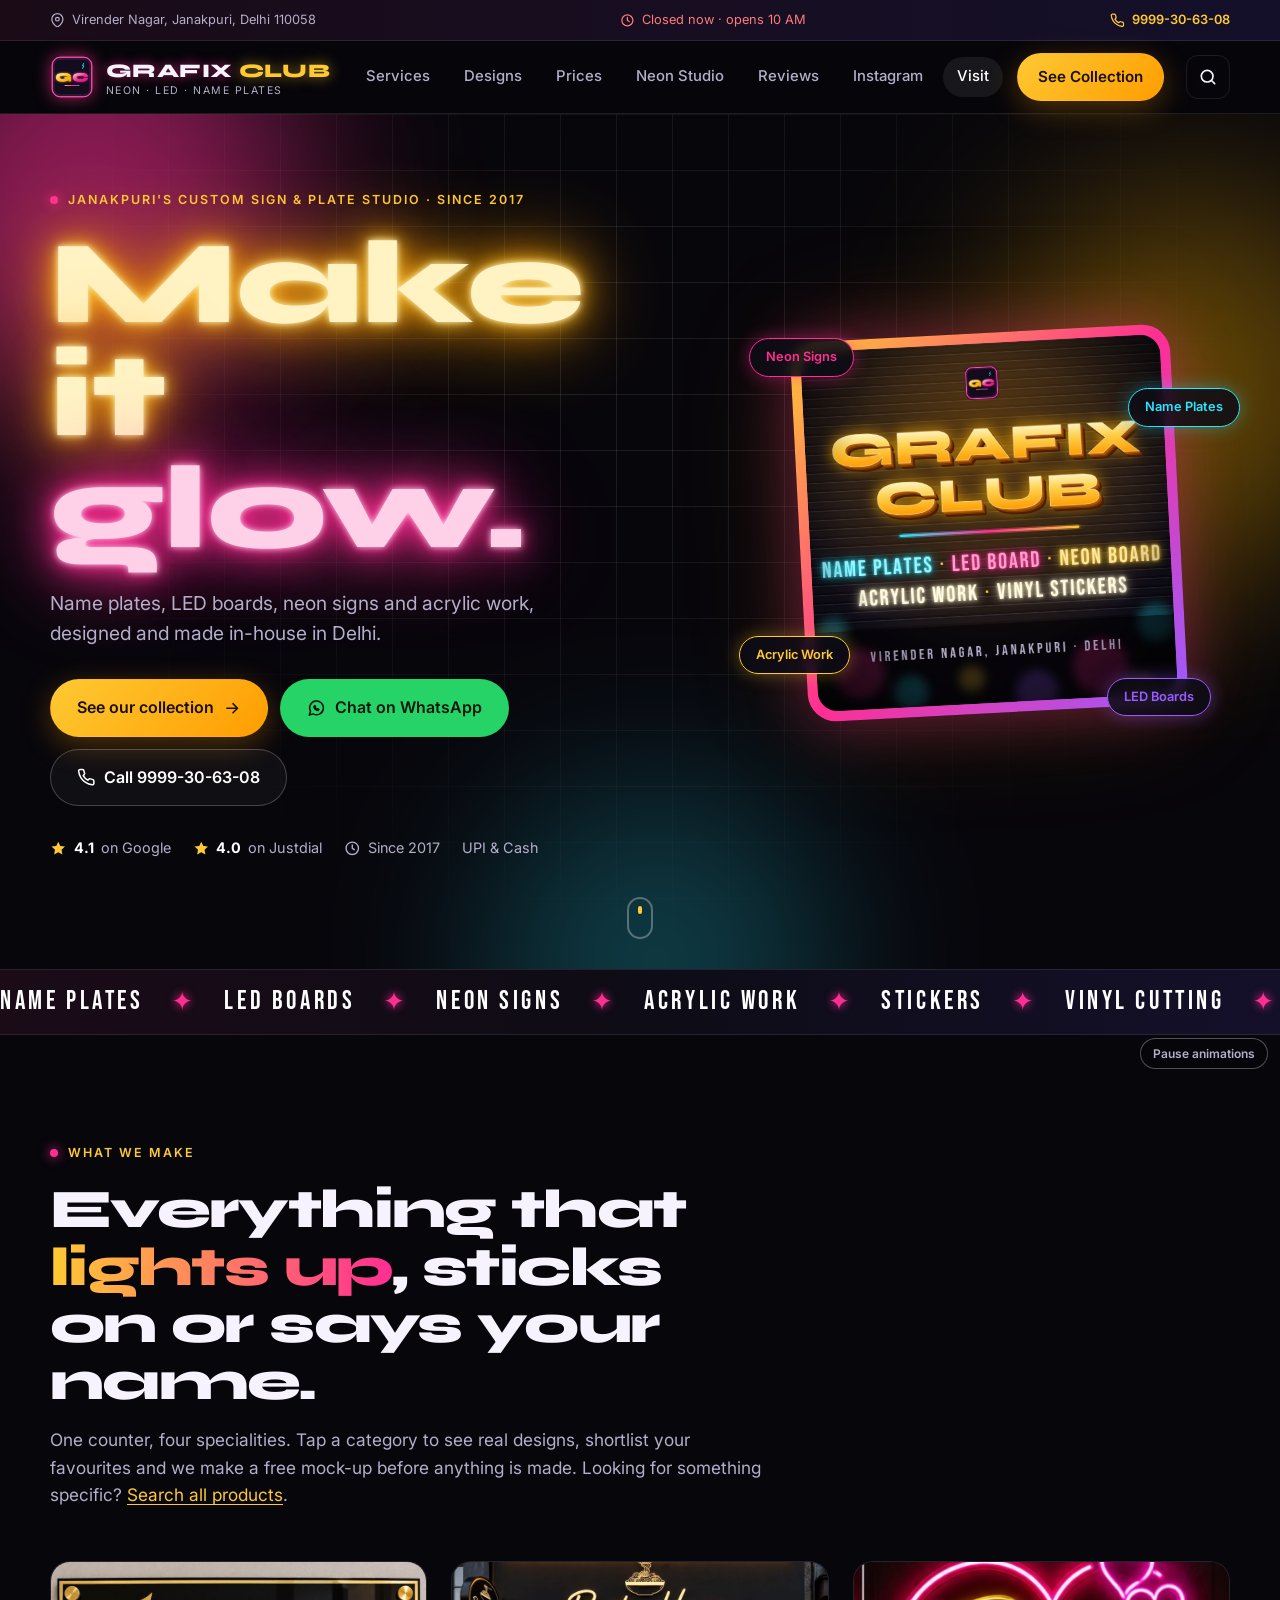
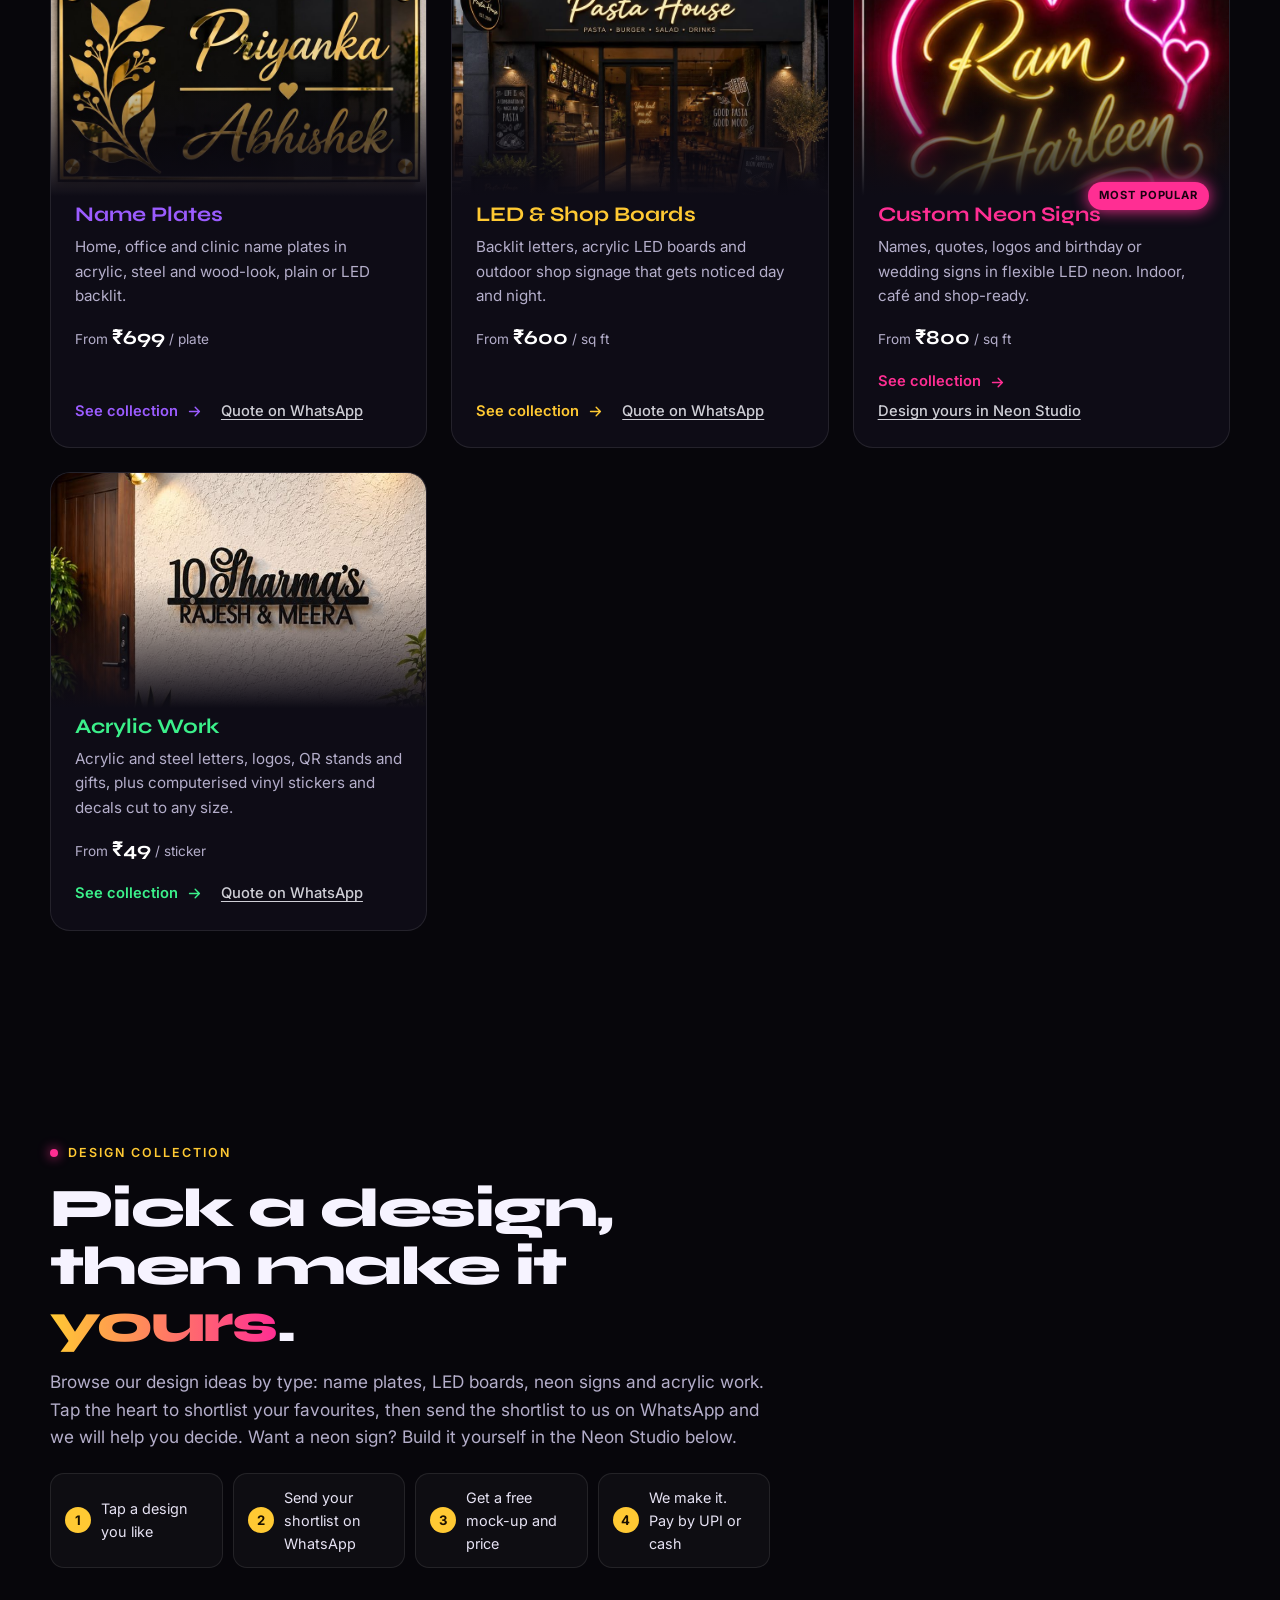
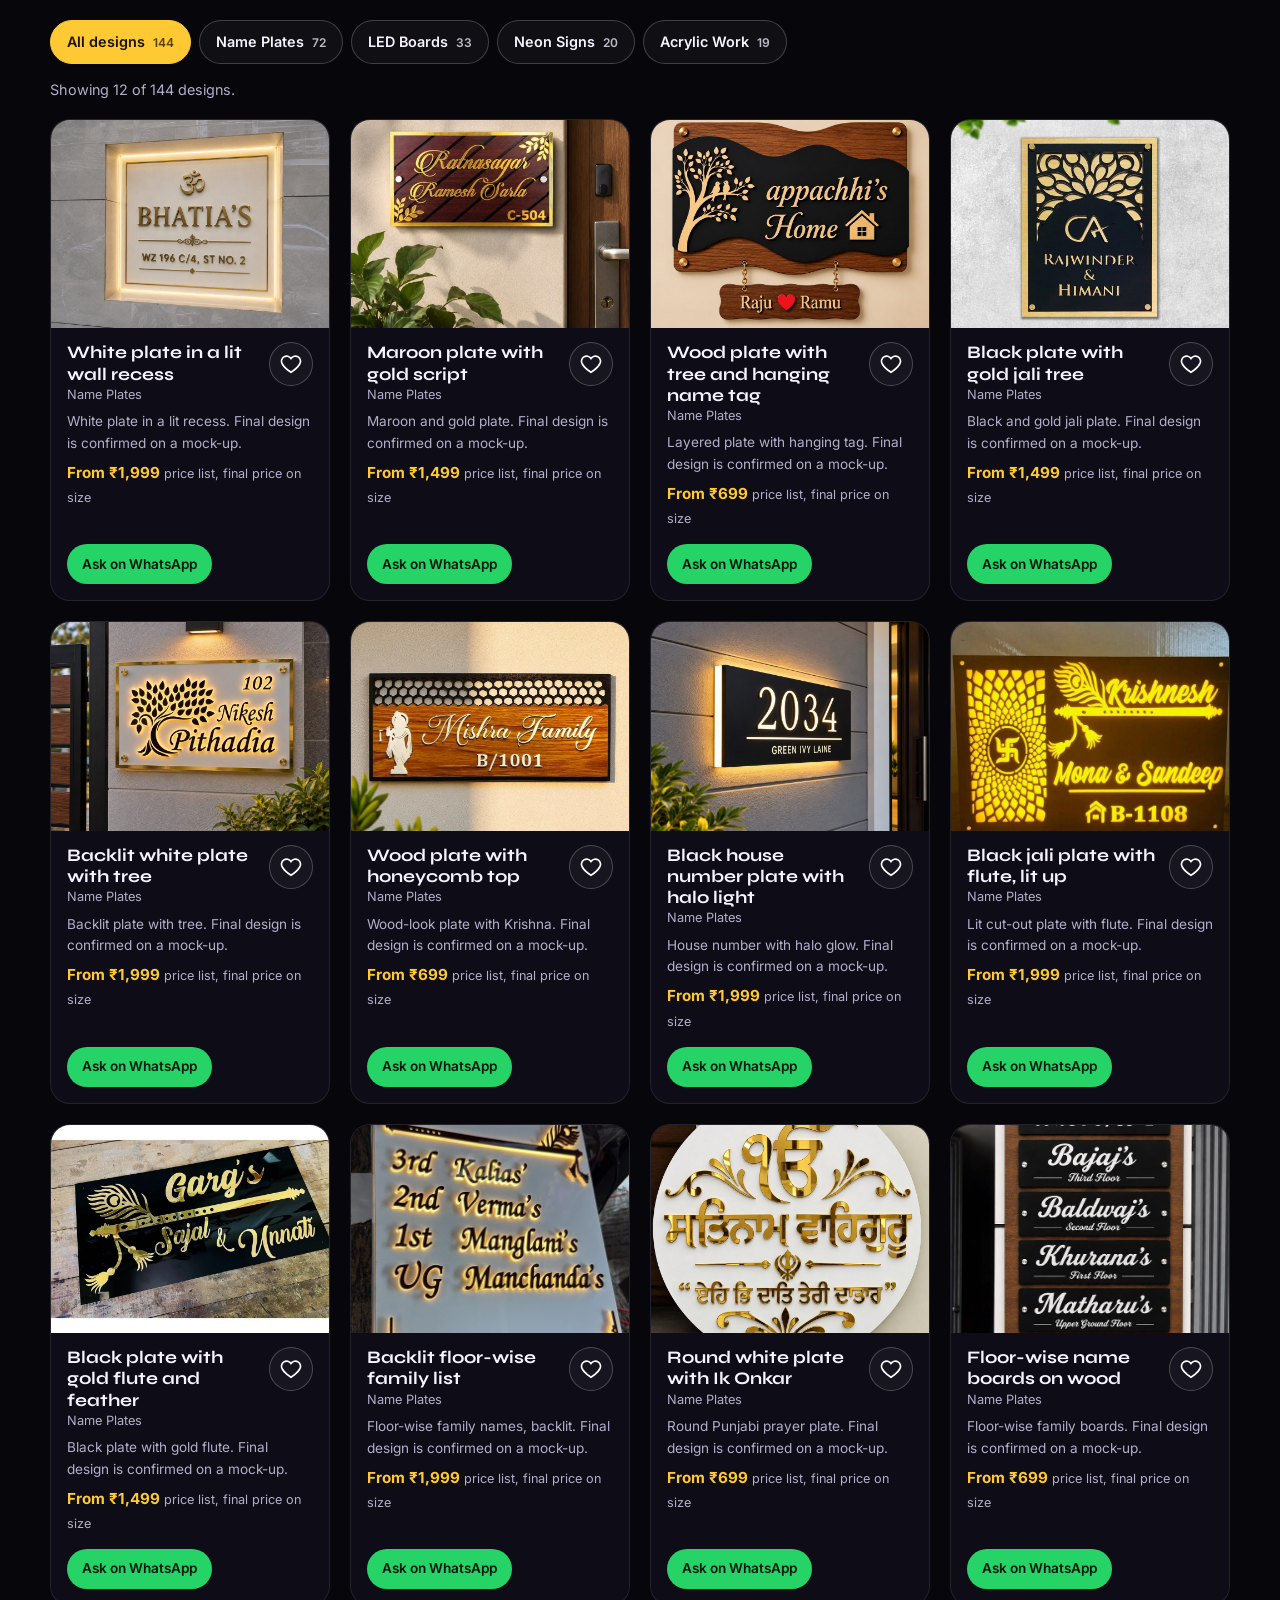
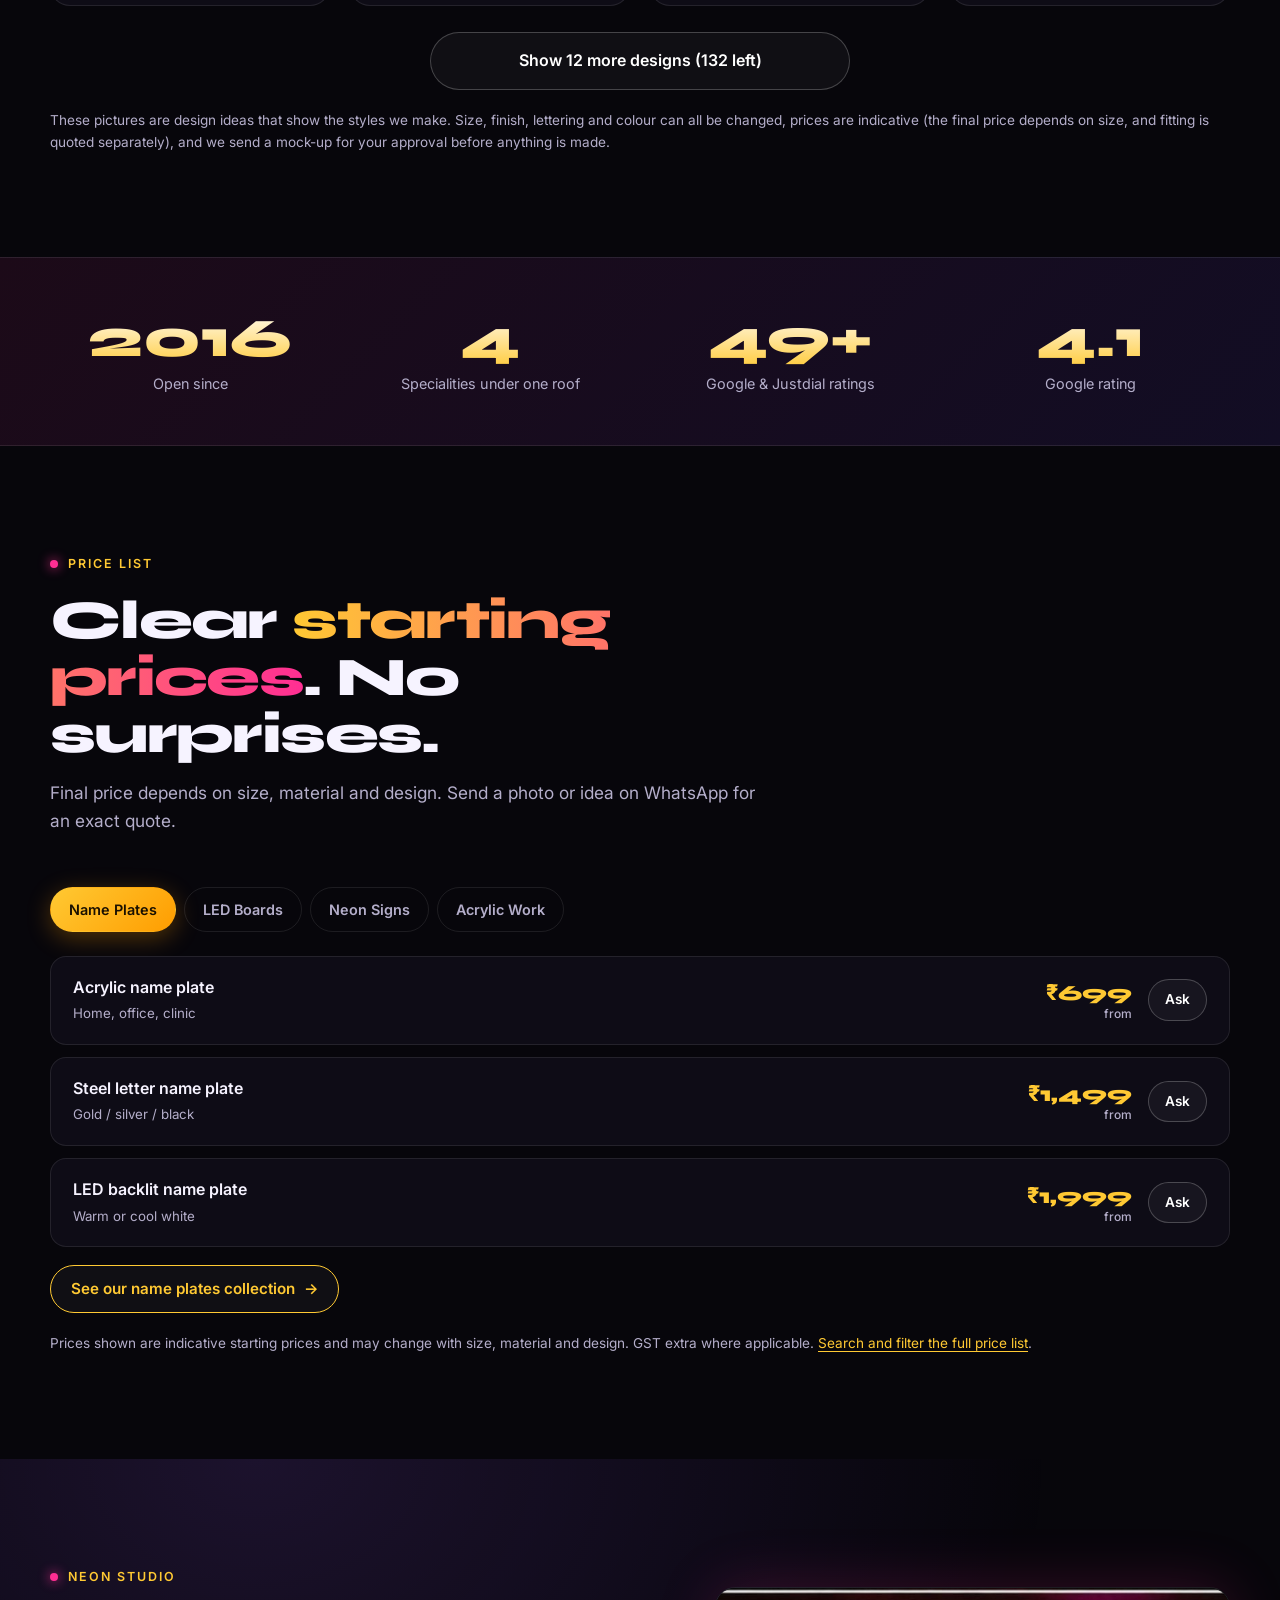
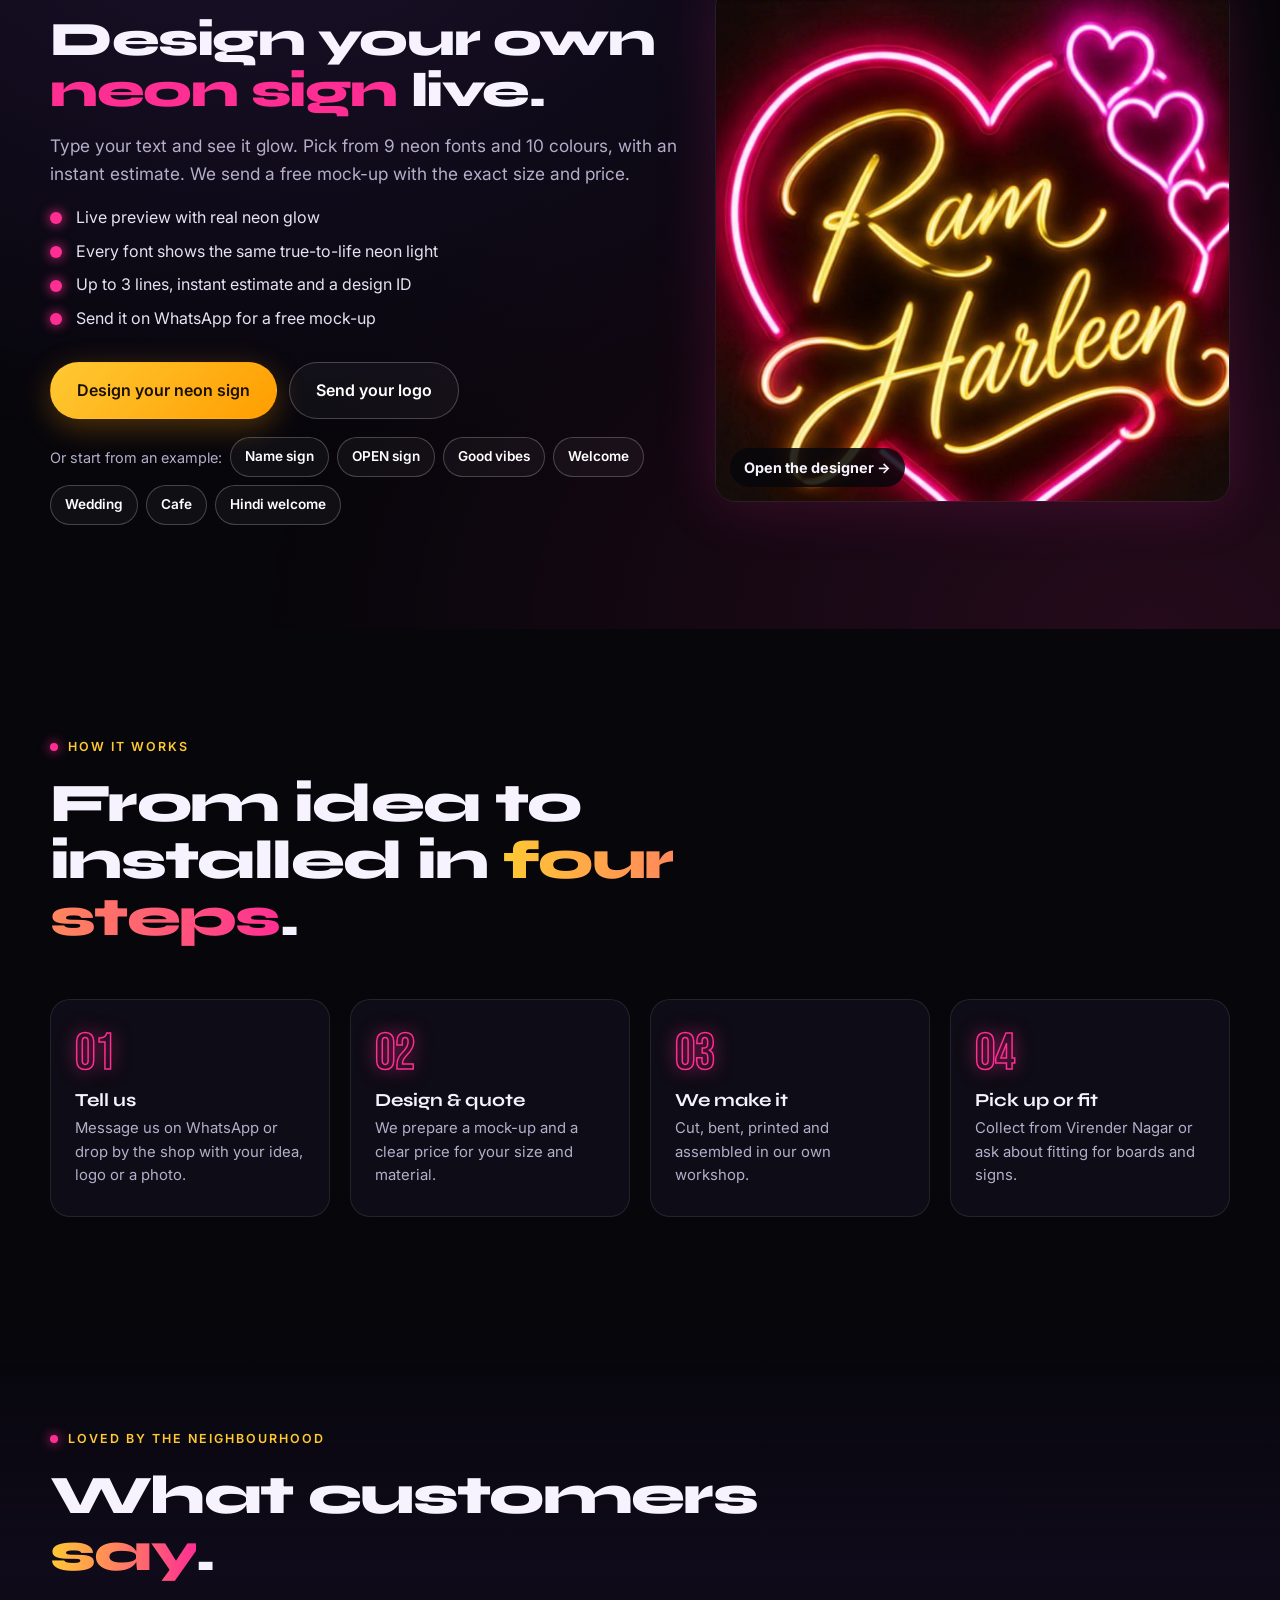
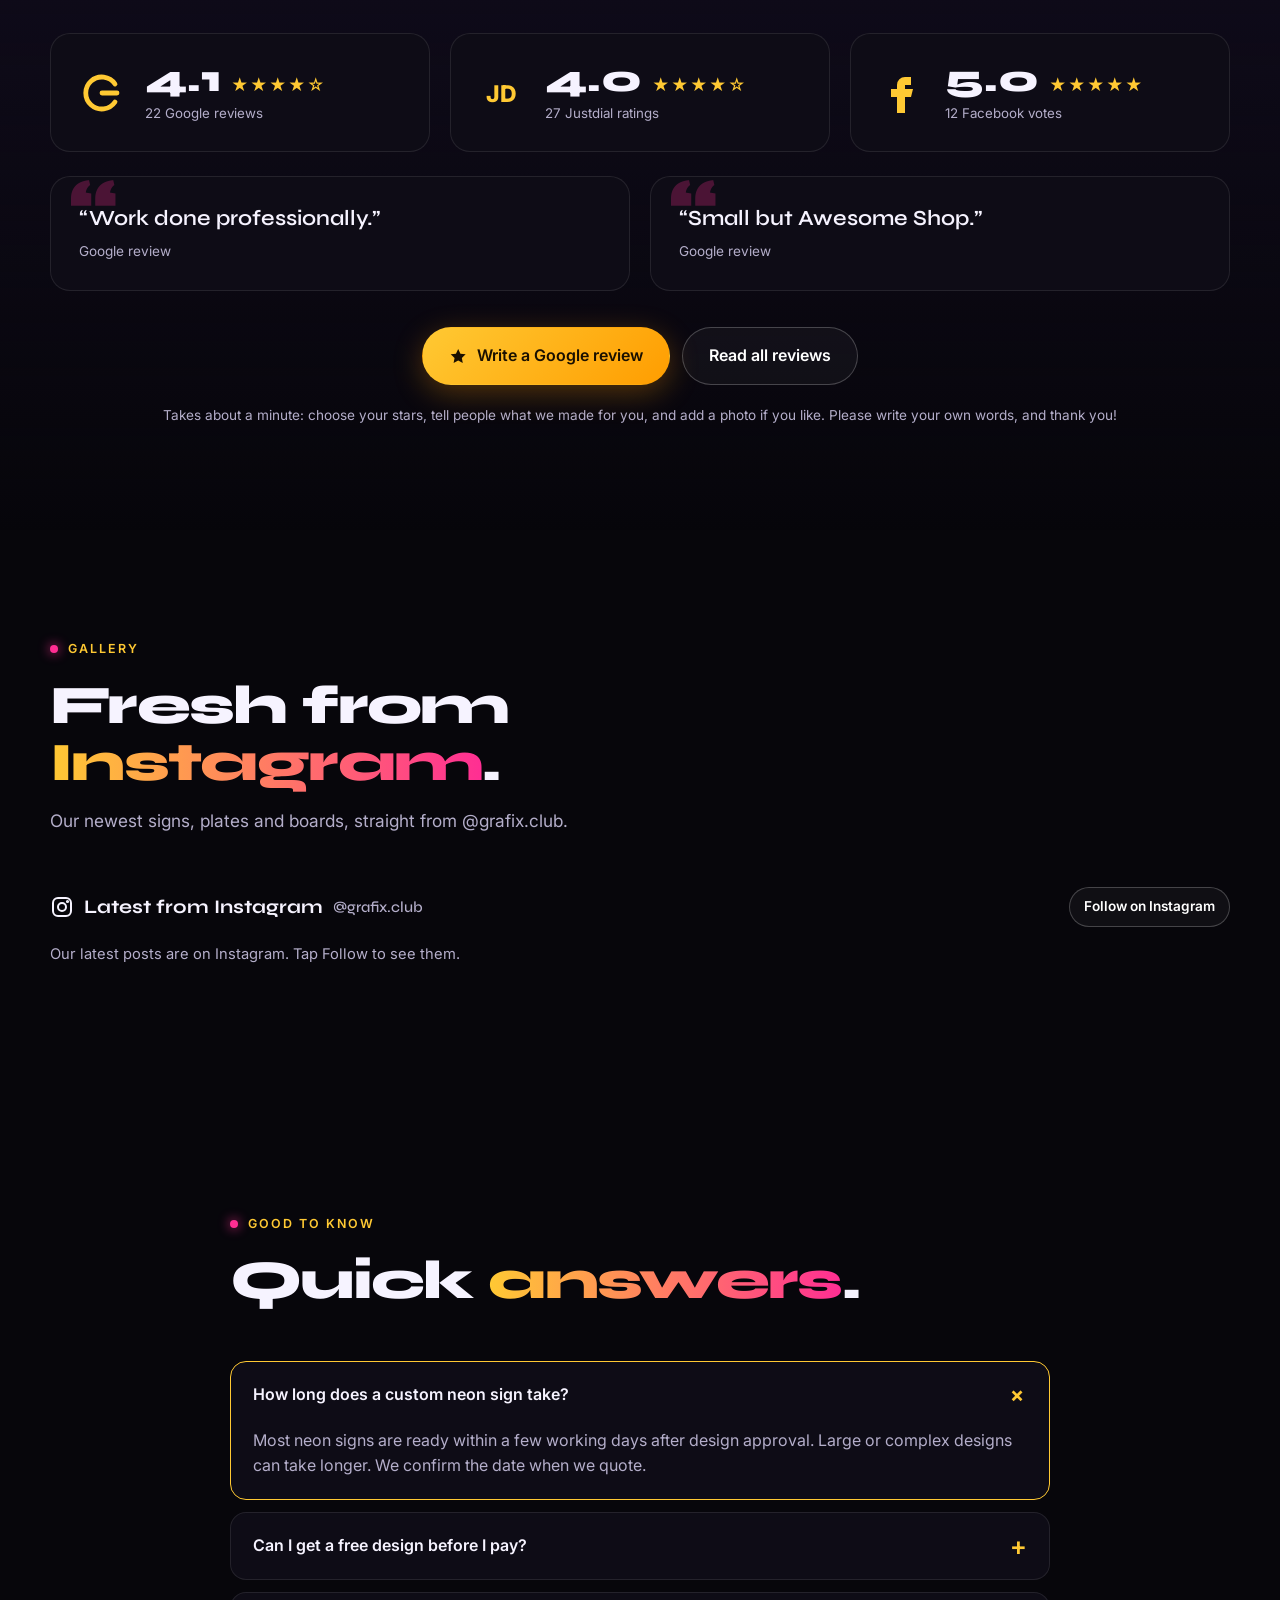
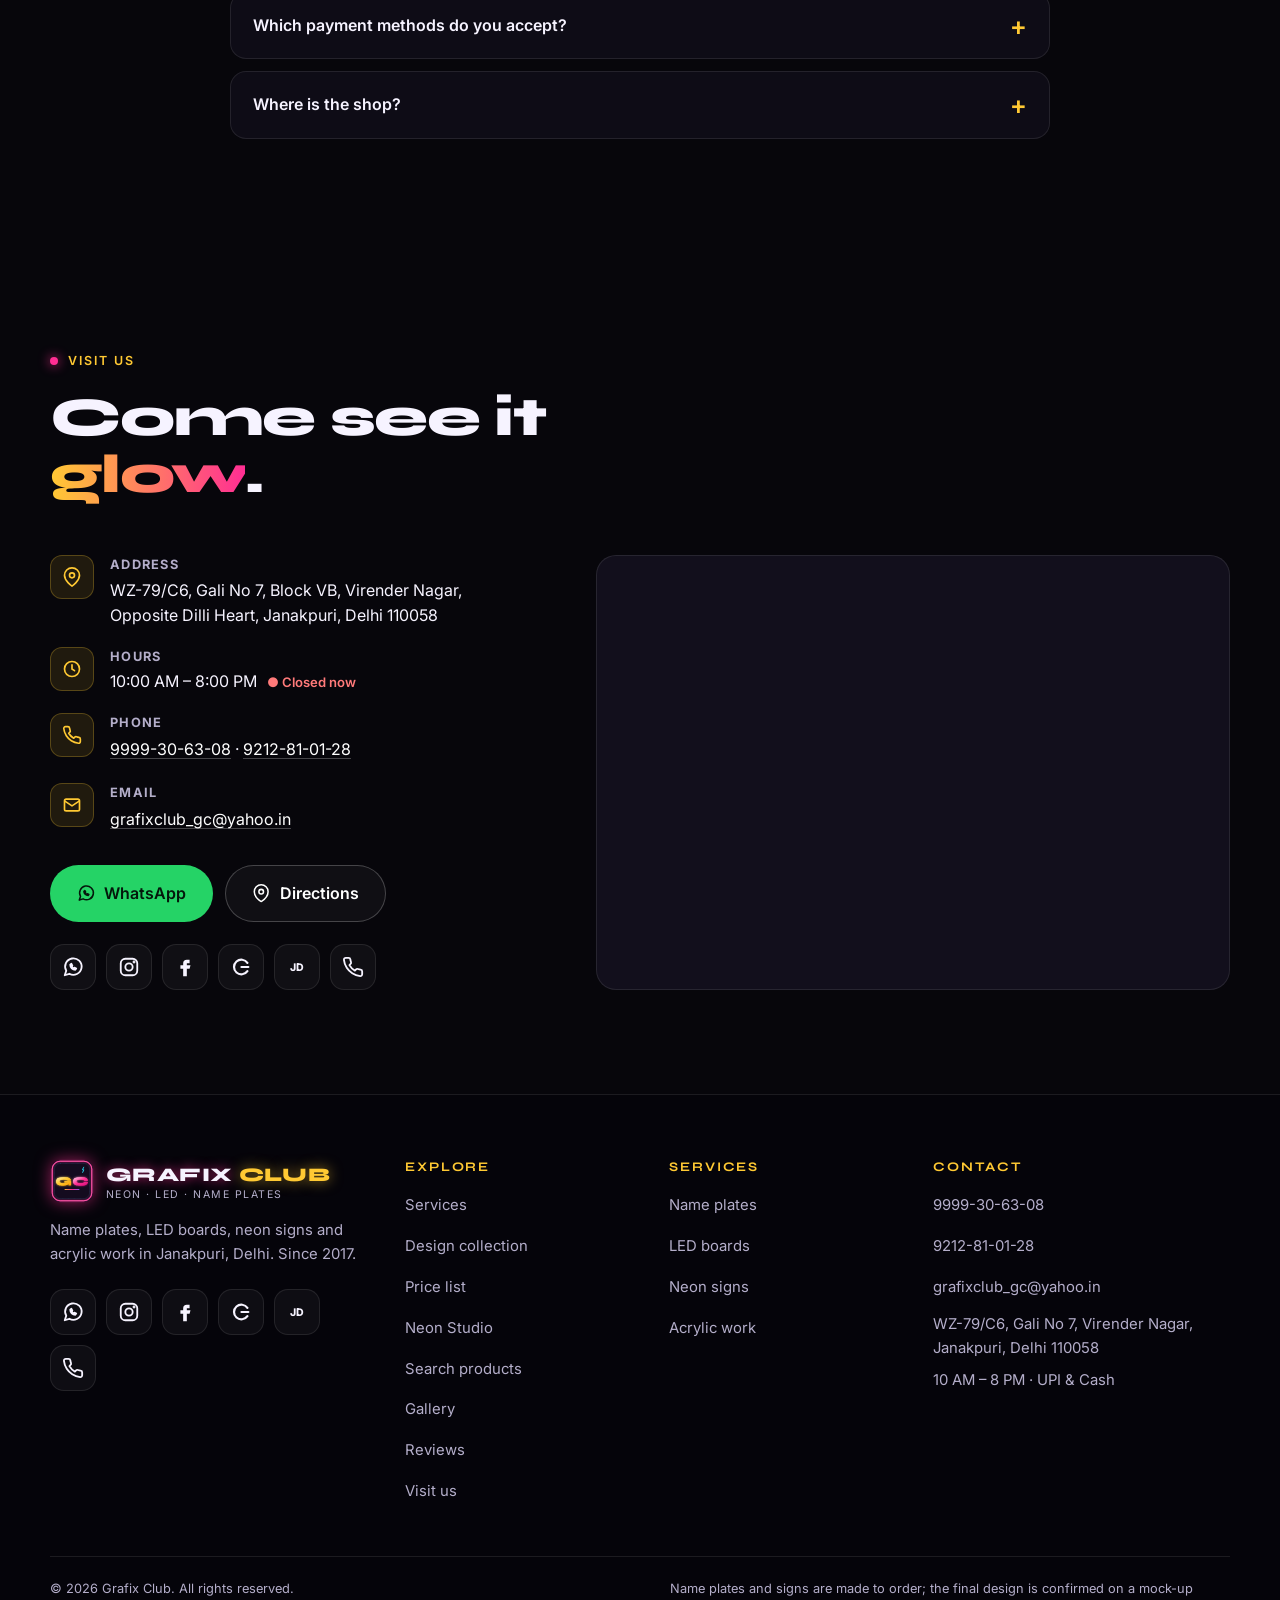
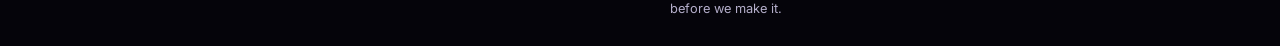
<file: index.html>
<!doctype html>
<html lang="en-IN">
<head>
<meta charset="utf-8">
<meta name="viewport" content="width=device-width, initial-scale=1, viewport-fit=cover">
<title>Neon Signs &amp; 3D Name Plates in Janakpuri, Delhi | Grafix Club</title>
<meta name="description" content="Custom name plates, LED boards, neon signs and acrylic work made in Virender Nagar, Janakpuri, Delhi. See the collection and get a free mock-up.">
<meta name="robots" content="index, follow, max-image-preview:large">
<meta name="theme-color" content="#07060b">
<link rel="canonical" href="https://www.grafixclub.in/">
<link rel="icon" href="favicon.svg" type="image/svg+xml">
<link rel="apple-touch-icon" href="apple-touch-icon.png">
<meta property="og:type" content="website">
<meta property="og:site_name" content="Grafix Club">
<meta property="og:locale" content="en_IN">
<meta property="og:url" content="https://www.grafixclub.in/">
<meta property="og:title" content="Grafix Club – Name Plates, LED Boards &amp; Neon Signs | Janakpuri, Delhi">
<meta property="og:description" content="Name plates, LED boards, neon signs and acrylic work. See the collection and visit us in Virender Nagar, Janakpuri.">
<meta property="og:image" content="https://www.grafixclub.in/assets/shop/p3.jpg">
<meta property="og:image:alt" content="Grafix Club glowing signboard with name plates, an LED board and a neon board">
<meta name="twitter:card" content="summary_large_image">
<meta name="twitter:title" content="Grafix Club – Name Plates, LED Boards &amp; Neon Signs | Janakpuri, Delhi">
<meta name="twitter:description" content="Name plates, LED boards, neon signs and acrylic work in Janakpuri, Delhi.">
<meta name="twitter:image" content="https://www.grafixclub.in/assets/shop/p3.jpg">
<link rel="preconnect" href="https://fonts.googleapis.com">
<link rel="preconnect" href="https://fonts.gstatic.com" crossorigin>
<link href="https://fonts.googleapis.com/css2?family=Bebas+Neue&amp;family=Inter:wght@400;500;600;700&amp;family=Syne:wght@700;800&amp;display=swap" rel="stylesheet">
<link rel="stylesheet" href="style.css">
<noscript><link rel="stylesheet" href="noscript.css"></noscript>
<script src="config.js" defer></script>
<script src="catalogue.js" defer></script>
<script src="common.js" defer></script>
<script src="neon-model.js" defer></script>
<script src="collection.js" defer></script>
<script src="instagram.js" defer></script>
<script src="reviews.js" defer></script>
<script src="app.js" defer></script>
<!--@jsonld-->
<script type="application/ld+json">
{
  "@context": "https://schema.org",
  "@graph": [
    {
      "@type": "LocalBusiness",
      "@id": "https://www.grafixclub.in/#business",
      "name": "Grafix Club",
      "url": "https://www.grafixclub.in/",
      "description": "Custom name plates, LED boards, neon signs, acrylic work and computerised stickers in Janakpuri, Delhi.",
      "image": "https://www.grafixclub.in/assets/shop/p3.jpg",
      "telephone": "+919999306308",
      "email": "grafixclub_gc@yahoo.in",
      "foundingDate": "2017",
      "priceRange": "₹₹",
      "paymentAccepted": "Cash, UPI",
      "address": {
        "@type": "PostalAddress",
        "streetAddress": "WZ-79/C6, Gali No 7, Block VB, Virender Nagar, Opposite Dilli Heart, Janakpuri",
        "addressLocality": "New Delhi",
        "addressRegion": "Delhi",
        "postalCode": "110058",
        "addressCountry": "IN"
      },
      "openingHoursSpecification": [
        {
          "@type": "OpeningHoursSpecification",
          "dayOfWeek": [
            "Monday",
            "Tuesday",
            "Wednesday",
            "Thursday",
            "Friday",
            "Saturday",
            "Sunday"
          ],
          "opens": "10:00",
          "closes": "20:00"
        }
      ],
      "sameAs": [
        "https://share.google/le0RUSxiwVPWliVLf",
        "https://www.justdial.com/Delhi/Grafix-Club-Opposite-Dilli-Heart-Janakpuri/011P1228636379E9G4A7_BZDET",
        "https://www.instagram.com/grafix.club/"
      ],
      "hasOfferCatalog": {
        "@type": "OfferCatalog",
        "name": "Grafix Club price list (indicative starting prices)",
        "itemListElement": [
          {
            "@type": "OfferCatalog",
            "name": "Name Plates",
            "itemListElement": [
              {
                "@type": "Offer",
                "priceSpecification": {
                  "@type": "PriceSpecification",
                  "minPrice": 699,
                  "priceCurrency": "INR"
                },
                "itemOffered": {
                  "@type": "Service",
                  "name": "Acrylic name plate",
                  "description": "Home, office, clinic",
                  "category": "Name Plates"
                }
              },
              {
                "@type": "Offer",
                "priceSpecification": {
                  "@type": "PriceSpecification",
                  "minPrice": 1499,
                  "priceCurrency": "INR"
                },
                "itemOffered": {
                  "@type": "Service",
                  "name": "Steel letter name plate",
                  "description": "Gold / silver / black",
                  "category": "Name Plates"
                }
              },
              {
                "@type": "Offer",
                "priceSpecification": {
                  "@type": "PriceSpecification",
                  "minPrice": 1999,
                  "priceCurrency": "INR"
                },
                "itemOffered": {
                  "@type": "Service",
                  "name": "LED backlit name plate",
                  "description": "Warm or cool white",
                  "category": "Name Plates"
                }
              }
            ]
          },
          {
            "@type": "OfferCatalog",
            "name": "LED Boards",
            "itemListElement": [
              {
                "@type": "Offer",
                "priceSpecification": {
                  "@type": "UnitPriceSpecification",
                  "price": 600,
                  "priceCurrency": "INR",
                  "referenceQuantity": {
                    "@type": "QuantitativeValue",
                    "value": 1,
                    "unitCode": "FTK"
                  }
                },
                "itemOffered": {
                  "@type": "Service",
                  "name": "LED shop sign board",
                  "description": "Backlit, outdoor-ready",
                  "category": "LED Boards"
                }
              },
              {
                "@type": "Offer",
                "priceSpecification": {
                  "@type": "UnitPriceSpecification",
                  "price": 750,
                  "priceCurrency": "INR",
                  "referenceQuantity": {
                    "@type": "QuantitativeValue",
                    "value": 1,
                    "unitCode": "FTK"
                  }
                },
                "itemOffered": {
                  "@type": "Service",
                  "name": "3D acrylic LED letters",
                  "description": "Front-lit or halo-lit",
                  "category": "LED Boards"
                }
              }
            ]
          },
          {
            "@type": "OfferCatalog",
            "name": "Neon Signs",
            "itemListElement": [
              {
                "@type": "Offer",
                "priceSpecification": {
                  "@type": "PriceSpecification",
                  "minPrice": 2499,
                  "priceCurrency": "INR"
                },
                "itemOffered": {
                  "@type": "Service",
                  "name": "Custom neon name sign",
                  "description": "Up to 2 ft wide, 12V LED neon",
                  "category": "Neon Signs"
                }
              },
              {
                "@type": "Offer",
                "priceSpecification": {
                  "@type": "UnitPriceSpecification",
                  "price": 800,
                  "priceCurrency": "INR",
                  "referenceQuantity": {
                    "@type": "QuantitativeValue",
                    "value": 1,
                    "unitCode": "FTK"
                  }
                },
                "itemOffered": {
                  "@type": "Service",
                  "name": "Custom neon logo / quote",
                  "description": "Priced by area, any colour",
                  "category": "Neon Signs"
                }
              },
              {
                "@type": "Offer",
                "priceSpecification": {
                  "@type": "UnitPriceSpecification",
                  "price": 1000,
                  "priceCurrency": "INR",
                  "referenceQuantity": {
                    "@type": "QuantitativeValue",
                    "value": 1,
                    "unitCode": "FTK"
                  }
                },
                "itemOffered": {
                  "@type": "Service",
                  "name": "Neon + acrylic backboard",
                  "description": "Cut-to-shape or rectangle",
                  "category": "Neon Signs"
                }
              }
            ]
          },
          {
            "@type": "OfferCatalog",
            "name": "Acrylic Work",
            "itemListElement": [
              {
                "@type": "Offer",
                "priceSpecification": {
                  "@type": "UnitPriceSpecification",
                  "price": 150,
                  "priceCurrency": "INR",
                  "referenceQuantity": {
                    "@type": "QuantitativeValue",
                    "value": 1,
                    "unitCode": "INH"
                  }
                },
                "itemOffered": {
                  "@type": "Service",
                  "name": "Steel / acrylic letters",
                  "description": "Brushed steel, gold, black",
                  "category": "Acrylic Work"
                }
              },
              {
                "@type": "Offer",
                "priceSpecification": {
                  "@type": "PriceSpecification",
                  "minPrice": 399,
                  "priceCurrency": "INR"
                },
                "itemOffered": {
                  "@type": "Service",
                  "name": "Car decal / graphics",
                  "description": "Vinyl cut, any design",
                  "category": "Acrylic Work"
                }
              },
              {
                "@type": "Offer",
                "priceSpecification": {
                  "@type": "UnitPriceSpecification",
                  "price": 49,
                  "priceCurrency": "INR",
                  "referenceQuantity": {
                    "@type": "QuantitativeValue",
                    "value": 1,
                    "unitCode": "C62"
                  }
                },
                "itemOffered": {
                  "@type": "Service",
                  "name": "Computerised sticker",
                  "description": "Name, logo, small decals",
                  "category": "Acrylic Work"
                }
              }
            ]
          }
        ]
      }
    },
    {
      "@type": "WebSite",
      "@id": "https://www.grafixclub.in/#website",
      "url": "https://www.grafixclub.in/",
      "name": "Grafix Club",
      "inLanguage": "en-IN",
      "publisher": {
        "@id": "https://www.grafixclub.in/#business"
      }
    }
  ]
}
</script>
<!--@/jsonld-->
</head>
<body id="top">

<!-- SVG icon sprite -->
<svg width="0" height="0" style="position:absolute" aria-hidden="true" focusable="false">
  <symbol id="i-phone" viewBox="0 0 24 24"><path fill="none" stroke="currentColor" stroke-width="2" stroke-linecap="round" stroke-linejoin="round" d="M22 16.92v3a2 2 0 0 1-2.18 2 19.79 19.79 0 0 1-8.63-3.07 19.5 19.5 0 0 1-6-6 19.79 19.79 0 0 1-3.07-8.67A2 2 0 0 1 4.11 2h3a2 2 0 0 1 2 1.72c.127.96.361 1.903.7 2.81a2 2 0 0 1-.45 2.11L8.09 9.91a16 16 0 0 0 6 6l1.27-1.27a2 2 0 0 1 2.11-.45c.907.339 1.85.573 2.81.7A2 2 0 0 1 22 16.92z"/></symbol>
  <symbol id="i-pin" viewBox="0 0 24 24"><g fill="none" stroke="currentColor" stroke-width="2" stroke-linecap="round" stroke-linejoin="round"><path d="M21 10c0 7-9 13-9 13s-9-6-9-13a9 9 0 0 1 18 0z"/><circle cx="12" cy="10" r="3"/></g></symbol>
  <symbol id="i-wa" viewBox="0 0 24 24"><g fill="none" stroke="currentColor" stroke-width="2" stroke-linecap="round" stroke-linejoin="round"><path d="M3 21l1.65-4.9A9 9 0 1 1 8 19.4L3 21z"/><path d="M9 9.5c0 3 2.5 5.5 5.5 5.5l1-1.3-2-1-.8.8c-1-.4-1.8-1.2-2.2-2.2l.8-.8-1-2L9 9.5z"/></g></symbol>
  <symbol id="i-ig" viewBox="0 0 24 24"><g fill="none" stroke="currentColor" stroke-width="2" stroke-linecap="round" stroke-linejoin="round"><rect x="3" y="3" width="18" height="18" rx="5"/><circle cx="12" cy="12" r="4"/><circle cx="17.5" cy="6.5" r=".6" fill="currentColor"/></g></symbol>
  <symbol id="i-fb" viewBox="0 0 24 24"><path fill="currentColor" d="M14 8h3V4h-3a4 4 0 0 0-4 4v2H7v4h3v8h4v-8h3l1-4h-4V8z"/></symbol>
  <symbol id="i-yt" viewBox="0 0 24 24"><g fill="none" stroke="currentColor" stroke-width="2" stroke-linejoin="round"><rect x="2" y="5" width="20" height="14" rx="4"/><path fill="currentColor" d="M10 9l5 3-5 3z"/></g></symbol>
  <symbol id="i-g" viewBox="0 0 24 24"><path fill="none" stroke="currentColor" stroke-width="2.4" stroke-linecap="round" stroke-linejoin="round" d="M20 12h-7.5M19 7.5A8 8 0 1 0 19 16.5"/></symbol>
  <symbol id="i-jd" viewBox="0 0 24 24"><text x="12" y="16.5" text-anchor="middle" font-family="Inter,Arial,sans-serif" font-weight="800" font-size="11.5" fill="currentColor">JD</text></symbol>
  <symbol id="i-star" viewBox="0 0 24 24"><path fill="currentColor" d="M12 2.5l2.95 6.2 6.8.9-5 4.7 1.25 6.7L12 17.7 6 21l1.25-6.7-5-4.7 6.8-.9z"/></symbol>
  <symbol id="i-clock" viewBox="0 0 24 24"><g fill="none" stroke="currentColor" stroke-width="2" stroke-linecap="round"><circle cx="12" cy="12" r="9"/><path d="M12 7v5l3 2"/></g></symbol>
  <symbol id="i-mail" viewBox="0 0 24 24"><g fill="none" stroke="currentColor" stroke-width="2" stroke-linejoin="round"><rect x="3" y="5" width="18" height="14" rx="2"/><path d="M3 7l9 6 9-6"/></g></symbol>
  <symbol id="i-arrow" viewBox="0 0 24 24"><path fill="none" stroke="currentColor" stroke-width="2" stroke-linecap="round" stroke-linejoin="round" d="M5 12h14M13 6l6 6-6 6"/></symbol>
  <symbol id="i-x" viewBox="0 0 24 24"><path fill="none" stroke="currentColor" stroke-width="2" stroke-linecap="round" d="M6 6l12 12M18 6L6 18"/></symbol>
  <symbol id="i-search" viewBox="0 0 24 24"><g fill="none" stroke="currentColor" stroke-width="2" stroke-linecap="round"><circle cx="11" cy="11" r="7"/><path d="M20 20l-3.5-3.5"/></g></symbol>
</svg>

<div id="liveStatus" class="sr-only" role="status" aria-live="polite" aria-atomic="true"></div>
<div class="progress" id="progress" aria-hidden="true"></div>
<div class="cursor-glow" id="cursorGlow" aria-hidden="true"></div>
<a class="skip" href="#main">Skip to content</a>

<!-- ============ HEADER ============ -->
<header class="site-header" id="header">
  <div class="topbar">
    <div class="wrap topbar-in">
      <span class="tb-item"><svg class="ic" aria-hidden="true"><use href="#i-pin"/></svg>Virender Nagar, Janakpuri, Delhi 110058</span>
      <span class="tb-item" id="openStatus"><svg class="ic" aria-hidden="true"><use href="#i-clock"/></svg>10 AM – 8 PM</span>
      <a class="tb-item tb-call" href="tel:+919999306308"><svg class="ic" aria-hidden="true"><use href="#i-phone"/></svg>9999-30-63-08</a>
    </div>
  </div>
  <div class="wrap nav-in">
    <a class="brand" href="./">
      <img class="brand-mark" src="assets/logo/grafix-icon.svg" alt="" width="44" height="44" decoding="async">
      <span class="brand-text"><b>GRAFIX <i>CLUB</i></b><small>Neon · LED · Name Plates</small></span>
      <span class="sr-only"> – home page</span>
    </a>
    <nav class="nav" id="nav" aria-label="Main">
      <a href="#services">Services</a>
      <a href="#collection">Designs</a>
      <a href="#prices">Prices</a>
      <a href="custom-neon-sign.html">Neon Studio</a>
      <a href="#reviews">Reviews</a>
      <a href="#gallery">Instagram</a>
      <a href="#visit">Visit</a>
      <a class="btn btn-gold nav-cta" href="#collection" data-coll="all">See Collection</a>
    </nav>
    <div class="hd-actions">
      <button class="icon-btn" id="searchToggle" type="button" aria-label="Search products" aria-expanded="false" aria-controls="searchPanel"><svg class="ic" aria-hidden="true"><use href="#i-search"/></svg></button>
      <button class="burger" id="burger" type="button" aria-label="Open menu" aria-expanded="false" aria-controls="nav"><span></span><span></span><span></span></button>
    </div>
  </div>
  <div class="search-panel" id="searchPanel" hidden>
    <div class="wrap">
      <form class="search-form" id="headerSearchForm" role="search" action="search.html" method="get">
        <label for="headerSearch" class="sr-only">Search products and services</label>
        <div class="combo">
          <input id="headerSearch" name="q" type="search" maxlength="80" placeholder="Search neon, name plates, LED boards…">
          <ul class="suggest" id="headerSuggest"></ul>
        </div>
        <button class="btn btn-gold" type="submit">Search</button>
      </form>
    </div>
  </div>
</header>

<main id="main">

<!-- ============ HERO ============ -->
<section class="hero" id="hero" aria-labelledby="hero-h">
  <div class="orb o1" aria-hidden="true"></div><div class="orb o2" aria-hidden="true"></div><div class="orb o3" aria-hidden="true"></div>
  <div class="grid-bg" aria-hidden="true"></div>
  <div class="wrap hero-in">
    <div class="hero-copy">
      <p class="eyebrow"><span class="dot" aria-hidden="true"></span> Janakpuri's custom sign &amp; plate studio · since 2017</p>
      <h1 id="hero-h">
        <span class="neon-line n-gold" data-flicker>Make it</span>
        <span class="neon-line n-pink" data-flicker>glow.</span>
        <span class="h1-sub">Name plates, LED boards, neon signs and acrylic work, designed and made in-house in Delhi.</span>
      </h1>
      <div class="cta-row">
        <a class="btn btn-gold btn-lg" href="#collection" data-coll="all">See our collection <svg class="ic" aria-hidden="true"><use href="#i-arrow"/></svg></a>
        <a class="btn btn-wa btn-lg" data-wa href="https://wa.me/919999306308?text=Hi%20Grafix%20Club%2C%20I%20found%20you%20online%20and%20would%20like%20a%20quote." target="_blank" rel="noopener"><svg class="ic" aria-hidden="true"><use href="#i-wa"/></svg>Chat on WhatsApp<span class="sr-only"> (opens in a new tab)</span></a>
        <a class="btn btn-ghost btn-lg" href="tel:+919999306308"><svg class="ic" aria-hidden="true"><use href="#i-phone"/></svg>Call 9999-30-63-08</a>
      </div>
      <ul class="trust">
        <li><svg class="ic star" aria-hidden="true"><use href="#i-star"/></svg><b>4.1</b> on Google</li>
        <li><svg class="ic star" aria-hidden="true"><use href="#i-star"/></svg><b>4.0</b> on Justdial</li>
        <li><svg class="ic" aria-hidden="true"><use href="#i-clock"/></svg>Since 2017</li>
        <li>UPI &amp; Cash</li>
      </ul>
    </div>

    <div class="hero-visual">
      <div class="sign-card tilt" id="heroCard">
        <img src="assets/shop/hero-logo.jpg" alt="Grafix Club neon signboard logo: name plates, LED board, neon board, acrylic work and vinyl stickers" width="1000" height="1000" fetchpriority="high" decoding="async">
      </div>
      <div class="chip c1" aria-hidden="true">Neon Signs</div>
      <div class="chip c2" aria-hidden="true">Name Plates</div>
      <div class="chip c3" aria-hidden="true">Acrylic Work</div>
      <div class="chip c4" aria-hidden="true">LED Boards</div>
    </div>
  </div>
  <a class="scroll-cue" href="#services" aria-label="Scroll to services"><span></span></a>
</section>

<!-- ============ MARQUEE ============ -->
<div class="marquee-wrap">
  <div class="marquee" aria-hidden="true">
    <div class="marquee-track">
      <span>NAME PLATES</span><i>✦</i><span>LED BOARDS</span><i>✦</i><span>NEON SIGNS</span><i>✦</i><span>ACRYLIC WORK</span><i>✦</i><span>STICKERS</span><i>✦</i><span>VINYL CUTTING</span><i>✦</i>
      <span class="dup">NAME PLATES</span><i class="dup">✦</i><span class="dup">LED BOARDS</span><i class="dup">✦</i><span class="dup">NEON SIGNS</span><i class="dup">✦</i><span class="dup">ACRYLIC WORK</span><i class="dup">✦</i><span class="dup">STICKERS</span><i class="dup">✦</i><span class="dup">VINYL CUTTING</span><i class="dup">✦</i>
    </div>
  </div>
  <button class="motion-toggle" id="motionToggle" type="button" aria-pressed="false"><span>Pause animations</span></button>
</div>

<!-- ============ SERVICES ============ -->
<section class="section" id="services" aria-labelledby="services-h">
  <div class="wrap">
    <header class="sec-head reveal">
      <p class="eyebrow"><span class="dot" aria-hidden="true"></span> What we make</p>
      <h2 id="services-h">Everything that <em>lights up</em>, sticks on or says your name.</h2>
      <p class="lead">One counter, four specialities. Tap a category to see real designs, shortlist your favourites and we make a free mock-up before anything is made. Looking for something specific? <a class="text-link" href="search.html">Search all products</a>.</p>
    </header>

    <div class="cards">
      <article class="card tilt reveal" style="--c:#9b5cff">
        <div class="card-img"><img src="assets/designs/d5-priyanka-abhishek.jpg" alt="Name plate idea: black acrylic plate with gold leaf motif and gold script names" loading="lazy" decoding="async" width="360" height="360"></div>
        <div class="card-body">
          <h3>Name Plates</h3>
          <p>Home, office and clinic name plates in acrylic, steel and wood-look, plain or LED backlit.</p>
          <p class="from">From <b>₹699</b> / plate</p>
          <div class="card-links">
          <a class="more" href="#collection" data-coll="plates">See collection <span class="sr-only">of Name Plates </span><svg class="ic" aria-hidden="true"><use href="#i-arrow"/></svg></a>
          <a class="more alt" data-wa data-msg="Hi Grafix Club, I want a name plate for my home/office." href="https://wa.me/919999306308?text=Hi%20Grafix%20Club%2C%20I%20want%20a%20name%20plate%20for%20my%20home%2Foffice." target="_blank" rel="noopener">Quote on WhatsApp <span class="sr-only">for Name Plates (opens in a new tab) </span></a>
          </div>
        </div>
      </article>

      <article class="card tilt reveal" style="--c:#ffc933">
        <div class="card-img"><img src="assets/designs/d12-restaurant-board.jpg" alt="Shop sign idea: black fascia board with glowing warm script lettering" loading="lazy" decoding="async" width="360" height="360"></div>
        <div class="card-body">
          <h3>LED &amp; Shop Boards</h3>
          <p>Backlit letters, acrylic LED boards and outdoor shop signage that gets noticed day and night.</p>
          <p class="from">From <b>₹600</b> / sq ft</p>
          <div class="card-links">
          <a class="more" href="#collection" data-coll="led">See collection <span class="sr-only">of LED &amp; Shop Boards </span><svg class="ic" aria-hidden="true"><use href="#i-arrow"/></svg></a>
          <a class="more alt" data-wa data-msg="Hi Grafix Club, I need an LED shop board." href="https://wa.me/919999306308?text=Hi%20Grafix%20Club%2C%20I%20need%20an%20LED%20shop%20board." target="_blank" rel="noopener">Quote on WhatsApp <span class="sr-only">for LED &amp; Shop Boards (opens in a new tab) </span></a>
          </div>
        </div>
      </article>

      <article class="card tilt reveal" style="--c:#ff2e93">
        <div class="card-img"><img src="assets/designs/d1-ram-harleen.jpg" alt="Neon sign idea: two names in warm yellow script inside a pink neon heart" loading="lazy" decoding="async" width="360" height="360"></div>
        <div class="card-body">
          <span class="badge">Most popular</span>
          <h3>Custom Neon Signs</h3>
          <p>Names, quotes, logos and birthday or wedding signs in flexible LED neon. Indoor, café and shop-ready.</p>
          <p class="from">From <b>₹800</b> / sq ft</p>
          <div class="card-links">
          <a class="more" href="#collection" data-coll="neon">See collection <span class="sr-only">of Custom Neon Signs </span><svg class="ic" aria-hidden="true"><use href="#i-arrow"/></svg></a>
          <a class="more alt" href="custom-neon-sign.html">Design yours in Neon Studio</a>
          </div>
        </div>
      </article>

      <article class="card tilt reveal" style="--c:#3bf08a">
        <div class="card-img"><img src="assets/designs/d2-sharma.jpg" alt="Name sign idea: black cut-out lettering mounted on a textured wall" style="object-position:50% 18%" loading="lazy" decoding="async" width="360" height="360"></div>
        <div class="card-body">
          <h3>Acrylic Work</h3>
          <p>Acrylic and steel letters, logos, QR stands and gifts, plus computerised vinyl stickers and decals cut to any size.</p>
          <p class="from">From <b>₹49</b> / sticker</p>
          <div class="card-links">
          <a class="more" href="#collection" data-coll="acrylic">See collection <span class="sr-only">of Acrylic Work </span><svg class="ic" aria-hidden="true"><use href="#i-arrow"/></svg></a>
          <a class="more alt" data-wa data-msg="Hi Grafix Club, I need acrylic work (letters, logos or stickers)." href="https://wa.me/919999306308?text=Hi%20Grafix%20Club%2C%20I%20need%20acrylic%20work%20(letters%2C%20logos%20or%20stickers)." target="_blank" rel="noopener">Quote on WhatsApp <span class="sr-only">for Acrylic Work (opens in a new tab) </span></a>
          </div>
        </div>
      </article>
    </div>
  </div>
</section>

<!-- ============ DESIGN COLLECTION ============ -->
<section class="section collection" id="collection" aria-labelledby="collection-h">
  <div class="wrap">
    <header class="sec-head reveal">
      <p class="eyebrow"><span class="dot" aria-hidden="true"></span> Design collection</p>
      <h2 id="collection-h">Pick a design, then make it <em>yours</em>.</h2>
      <p class="lead">Browse our design ideas by type: name plates, LED boards, neon signs and acrylic work. Tap the heart to shortlist your favourites, then send the shortlist to us on WhatsApp and we will help you decide. Want a neon sign? Build it yourself in the Neon Studio below.</p>
      <ol class="buy-steps" aria-label="How it works">
        <li><b>1</b> Tap a design you like</li>
        <li><b>2</b> Send your shortlist on WhatsApp</li>
        <li><b>3</b> Get a free mock-up and price</li>
        <li><b>4</b> We make it. Pay by UPI or cash</li>
      </ol>
    </header>
    <noscript><div class="callout"><b>The design collection needs JavaScript.</b> <p>Message us on <a class="text-link" href="https://wa.me/919999306308?text=Hi%20Grafix%20Club%2C%20please%20share%20your%20design%20ideas.">WhatsApp</a> and we will send ideas.</p></div></noscript>
    <div id="collectionApp"></div>
    <p class="note">These pictures are design ideas that show the styles we make. Size, finish, lettering and colour can all be changed, prices are indicative (the final price depends on size, and fitting is quoted separately), and we send a mock-up for your approval before anything is made.</p>
  </div>
</section>

<!-- ============ STATS ============ -->
<section class="stats" aria-label="Grafix Club at a glance">
  <div class="wrap stats-in">
    <div class="stat reveal"><b data-count="2017" data-plain="1">2017</b><span>Open since</span></div>
    <div class="stat reveal"><b data-count="4">4</b><span>Specialities under one roof</span></div>
    <div class="stat reveal"><b data-count="49" data-suffix="+">49+</b><span>Google &amp; Justdial ratings</span></div>
    <div class="stat reveal"><b data-count="4.1" data-dec="1">4.1</b><span>Google rating</span></div>
  </div>
</section>

<!-- ============ PRICES ============ -->
<section class="section" id="prices" aria-labelledby="prices-h">
  <div class="wrap">
    <header class="sec-head reveal">
      <p class="eyebrow"><span class="dot" aria-hidden="true"></span> Price list</p>
      <h2 id="prices-h">Clear <em>starting prices</em>. No surprises.</h2>
      <p class="lead">Final price depends on size, material and design. Send a photo or idea on WhatsApp for an exact quote.</p>
    </header>

    <div class="tabs reveal" id="priceTabs" role="tablist" aria-label="Price categories" hidden></div>
    <div class="price-panels reveal" id="pricePanels">
<!--@prices-->
      <section class="price-panel" id="panel-name-plates" data-slug="name-plates" data-name="Name Plates" aria-labelledby="ph-name-plates">
        <h3 class="panel-h" id="ph-name-plates">Name Plates</h3>
        <ul class="price-list">
        <li class="price-row">
          <div class="nm"><b>Acrylic name plate</b><small>Home, office, clinic</small></div>
          <div class="pr">₹699<small>from</small></div>
          <a class="btn btn-ghost ask" data-wa data-msg="Hi Grafix Club, I'd like a quote for: Acrylic name plate." href="https://wa.me/919999306308?text=Hi%20Grafix%20Club%2C%20I'd%20like%20a%20quote%20for%3A%20Acrylic%20name%20plate." target="_blank" rel="noopener">Ask<span class="sr-only"> about Acrylic name plate on WhatsApp (opens in a new tab)</span></a>
        </li>
        <li class="price-row">
          <div class="nm"><b>Steel letter name plate</b><small>Gold / silver / black</small></div>
          <div class="pr">₹1,499<small>from</small></div>
          <a class="btn btn-ghost ask" data-wa data-msg="Hi Grafix Club, I'd like a quote for: Steel letter name plate." href="https://wa.me/919999306308?text=Hi%20Grafix%20Club%2C%20I'd%20like%20a%20quote%20for%3A%20Steel%20letter%20name%20plate." target="_blank" rel="noopener">Ask<span class="sr-only"> about Steel letter name plate on WhatsApp (opens in a new tab)</span></a>
        </li>
        <li class="price-row">
          <div class="nm"><b>LED backlit name plate</b><small>Warm or cool white</small></div>
          <div class="pr">₹1,999<small>from</small></div>
          <a class="btn btn-ghost ask" data-wa data-msg="Hi Grafix Club, I'd like a quote for: LED backlit name plate." href="https://wa.me/919999306308?text=Hi%20Grafix%20Club%2C%20I'd%20like%20a%20quote%20for%3A%20LED%20backlit%20name%20plate." target="_blank" rel="noopener">Ask<span class="sr-only"> about LED backlit name plate on WhatsApp (opens in a new tab)</span></a>
        </li>
        </ul>
        <p class="see-coll"><a class="btn btn-ghost" href="#collection" data-coll="plates">See our name plates collection<span aria-hidden="true"> &rarr;</span></a></p>
      </section>
      <section class="price-panel" id="panel-led-boards" data-slug="led-boards" data-name="LED Boards" aria-labelledby="ph-led-boards">
        <h3 class="panel-h" id="ph-led-boards">LED Boards</h3>
        <ul class="price-list">
        <li class="price-row">
          <div class="nm"><b>LED shop sign board</b><small>Backlit, outdoor-ready</small></div>
          <div class="pr">₹600<small>per sq ft</small></div>
          <a class="btn btn-ghost ask" data-wa data-msg="Hi Grafix Club, I'd like a quote for: LED shop sign board." href="https://wa.me/919999306308?text=Hi%20Grafix%20Club%2C%20I'd%20like%20a%20quote%20for%3A%20LED%20shop%20sign%20board." target="_blank" rel="noopener">Ask<span class="sr-only"> about LED shop sign board on WhatsApp (opens in a new tab)</span></a>
        </li>
        <li class="price-row">
          <div class="nm"><b>3D acrylic LED letters</b><small>Front-lit or halo-lit</small></div>
          <div class="pr">₹750<small>per sq ft</small></div>
          <a class="btn btn-ghost ask" data-wa data-msg="Hi Grafix Club, I'd like a quote for: 3D acrylic LED letters." href="https://wa.me/919999306308?text=Hi%20Grafix%20Club%2C%20I'd%20like%20a%20quote%20for%3A%203D%20acrylic%20LED%20letters." target="_blank" rel="noopener">Ask<span class="sr-only"> about 3D acrylic LED letters on WhatsApp (opens in a new tab)</span></a>
        </li>
        </ul>
        <p class="see-coll"><a class="btn btn-ghost" href="#collection" data-coll="led">See our LED boards collection<span aria-hidden="true"> &rarr;</span></a></p>
      </section>
      <section class="price-panel" id="panel-neon-signs" data-slug="neon-signs" data-name="Neon Signs" aria-labelledby="ph-neon-signs">
        <h3 class="panel-h" id="ph-neon-signs">Neon Signs</h3>
        <ul class="price-list">
        <li class="price-row">
          <div class="nm"><b>Custom neon name sign</b><small>Up to 2 ft wide, 12V LED neon</small></div>
          <div class="pr">₹2,499<small>from</small></div>
          <a class="btn btn-ghost ask" data-wa data-msg="Hi Grafix Club, I'd like a quote for: Custom neon name sign." href="https://wa.me/919999306308?text=Hi%20Grafix%20Club%2C%20I'd%20like%20a%20quote%20for%3A%20Custom%20neon%20name%20sign." target="_blank" rel="noopener">Ask<span class="sr-only"> about Custom neon name sign on WhatsApp (opens in a new tab)</span></a>
        </li>
        <li class="price-row">
          <div class="nm"><b>Custom neon logo / quote</b><small>Priced by area, any colour</small></div>
          <div class="pr">₹800<small>per sq ft</small></div>
          <a class="btn btn-ghost ask" data-wa data-msg="Hi Grafix Club, I'd like a quote for: Custom neon logo / quote." href="https://wa.me/919999306308?text=Hi%20Grafix%20Club%2C%20I'd%20like%20a%20quote%20for%3A%20Custom%20neon%20logo%20%2F%20quote." target="_blank" rel="noopener">Ask<span class="sr-only"> about Custom neon logo / quote on WhatsApp (opens in a new tab)</span></a>
        </li>
        <li class="price-row">
          <div class="nm"><b>Neon + acrylic backboard</b><small>Cut-to-shape or rectangle</small></div>
          <div class="pr">₹1,000<small>per sq ft</small></div>
          <a class="btn btn-ghost ask" data-wa data-msg="Hi Grafix Club, I'd like a quote for: Neon + acrylic backboard." href="https://wa.me/919999306308?text=Hi%20Grafix%20Club%2C%20I'd%20like%20a%20quote%20for%3A%20Neon%20%2B%20acrylic%20backboard." target="_blank" rel="noopener">Ask<span class="sr-only"> about Neon + acrylic backboard on WhatsApp (opens in a new tab)</span></a>
        </li>
        </ul>
        <p class="see-coll"><a class="btn btn-ghost" href="#collection" data-coll="neon">See our neon signs collection<span aria-hidden="true"> &rarr;</span></a></p>
      </section>
      <section class="price-panel" id="panel-acrylic-work" data-slug="acrylic-work" data-name="Acrylic Work" aria-labelledby="ph-acrylic-work">
        <h3 class="panel-h" id="ph-acrylic-work">Acrylic Work</h3>
        <ul class="price-list">
        <li class="price-row">
          <div class="nm"><b>Steel / acrylic letters</b><small>Brushed steel, gold, black</small></div>
          <div class="pr">₹150<small>per inch</small></div>
          <a class="btn btn-ghost ask" data-wa data-msg="Hi Grafix Club, I'd like a quote for: Steel / acrylic letters." href="https://wa.me/919999306308?text=Hi%20Grafix%20Club%2C%20I'd%20like%20a%20quote%20for%3A%20Steel%20%2F%20acrylic%20letters." target="_blank" rel="noopener">Ask<span class="sr-only"> about Steel / acrylic letters on WhatsApp (opens in a new tab)</span></a>
        </li>
        <li class="price-row">
          <div class="nm"><b>Car decal / graphics</b><small>Vinyl cut, any design</small></div>
          <div class="pr">₹399<small>from</small></div>
          <a class="btn btn-ghost ask" data-wa data-msg="Hi Grafix Club, I'd like a quote for: Car decal / graphics." href="https://wa.me/919999306308?text=Hi%20Grafix%20Club%2C%20I'd%20like%20a%20quote%20for%3A%20Car%20decal%20%2F%20graphics." target="_blank" rel="noopener">Ask<span class="sr-only"> about Car decal / graphics on WhatsApp (opens in a new tab)</span></a>
        </li>
        <li class="price-row">
          <div class="nm"><b>Computerised sticker</b><small>Name, logo, small decals</small></div>
          <div class="pr">₹49<small>per piece</small></div>
          <a class="btn btn-ghost ask" data-wa data-msg="Hi Grafix Club, I'd like a quote for: Computerised sticker." href="https://wa.me/919999306308?text=Hi%20Grafix%20Club%2C%20I'd%20like%20a%20quote%20for%3A%20Computerised%20sticker." target="_blank" rel="noopener">Ask<span class="sr-only"> about Computerised sticker on WhatsApp (opens in a new tab)</span></a>
        </li>
        </ul>
        <p class="see-coll"><a class="btn btn-ghost" href="#collection" data-coll="acrylic">See our acrylic work collection<span aria-hidden="true"> &rarr;</span></a></p>
      </section>
<!--@/prices-->
    </div>
    <p class="note reveal">Prices shown are indicative starting prices and may change with size, material and design. GST extra where applicable. <a class="text-link" href="search.html">Search and filter the full price list</a>.</p>
  </div>
</section>

<!-- ============ NEON STUDIO ============ -->
<section class="section studio studio-teaser" id="studio" aria-labelledby="studio-h">
  <div class="wrap teaser-grid">
    <div class="teaser-copy reveal">
      <p class="eyebrow"><span class="dot" aria-hidden="true"></span> Neon Studio</p>
      <h2 id="studio-h">Design your own <em>neon sign</em> live.</h2>
      <p class="lead">Type your text and see it glow. Pick from 9 neon fonts and 10 colours, with an instant estimate. We send a free mock-up with the exact size and price.</p>
      <ul class="teaser-points">
        <li>Live preview with real neon glow</li>
        <li>Every font shows the same true-to-life neon light</li>
        <li>Up to 3 lines, instant estimate and a design ID</li>
        <li>Send it on WhatsApp for a free mock-up</li>
      </ul>
      <div class="cta-row"><a class="btn btn-gold btn-lg" href="custom-neon-sign.html">Design your neon sign</a><a class="btn btn-ghost btn-lg" data-wa data-msg="Hi Grafix Club, I have my own logo for a neon sign." href="https://wa.me/919999306308?text=Hi%20Grafix%20Club%2C%20I%20have%20my%20own%20logo%20for%20a%20neon%20sign." target="_blank" rel="noopener">Send your logo<span class="sr-only"> on WhatsApp (opens in a new tab)</span></a></div>
      <p class="teaser-presets"><span>Or start from an example:</span> <a class="btn btn-ghost btn-sm" href="custom-neon-sign.html?preset=name">Name sign</a><a class="btn btn-ghost btn-sm" href="custom-neon-sign.html?preset=open">OPEN sign</a><a class="btn btn-ghost btn-sm" href="custom-neon-sign.html?preset=vibes">Good vibes</a><a class="btn btn-ghost btn-sm" href="custom-neon-sign.html?preset=welcome">Welcome</a><a class="btn btn-ghost btn-sm" href="custom-neon-sign.html?preset=wedding">Wedding</a><a class="btn btn-ghost btn-sm" href="custom-neon-sign.html?preset=cafe">Cafe</a><a class="btn btn-ghost btn-sm" href="custom-neon-sign.html?preset=swagatam">Hindi welcome</a></p>
    </div>
    <a class="teaser-pic reveal" href="custom-neon-sign.html">
      <img src="assets/designs/d1-ram-harleen.jpg" alt="A custom neon name sign: two names in warm yellow script inside a pink neon heart" width="736" height="736" loading="lazy" decoding="async">
      <span class="teaser-badge">Open the designer &rarr;</span>
    </a>
  </div>
</section>

<!-- ============ PROCESS ============ -->
<section class="section process" aria-labelledby="process-h">
  <div class="wrap">
    <header class="sec-head reveal">
      <p class="eyebrow"><span class="dot" aria-hidden="true"></span> How it works</p>
      <h2 id="process-h">From idea to installed in <em>four steps</em>.</h2>
    </header>
    <ol class="steps">
      <li class="reveal"><span class="num" aria-hidden="true">01</span><h3>Tell us</h3><p>Message us on WhatsApp or drop by the shop with your idea, logo or a photo.</p></li>
      <li class="reveal"><span class="num" aria-hidden="true">02</span><h3>Design &amp; quote</h3><p>We prepare a mock-up and a clear price for your size and material.</p></li>
      <li class="reveal"><span class="num" aria-hidden="true">03</span><h3>We make it</h3><p>Cut, bent, printed and assembled in our own workshop.</p></li>
      <li class="reveal"><span class="num" aria-hidden="true">04</span><h3>Pick up or fit</h3><p>Collect from Virender Nagar or ask about fitting for boards and signs.</p></li>
    </ol>
  </div>
</section>

<!-- ============ REVIEWS ============ -->
<section class="section reviews" id="reviews" aria-labelledby="reviews-h">
  <div class="wrap">
    <header class="sec-head reveal">
      <p class="eyebrow"><span class="dot" aria-hidden="true"></span> Loved by the neighbourhood</p>
      <h2 id="reviews-h">What customers <em>say</em>.</h2>
    </header>

    <div class="rating-cards">
      <a class="rating tilt reveal" data-link="google" href="https://share.google/le0RUSxiwVPWliVLf" target="_blank" rel="noopener">
        <svg class="ic big" aria-hidden="true"><use href="#i-g"/></svg>
        <div><b>4.1</b><span class="stars" role="img" aria-label="4.1 out of 5 stars">★★★★☆</span><small>22 Google reviews<span class="sr-only"> (opens in a new tab)</span></small></div>
      </a>
      <a class="rating tilt reveal" data-link="justdial" href="https://www.justdial.com/Delhi/Grafix-Club-Opposite-Dilli-Heart-Janakpuri/011P1228636379E9G4A7_BZDET" target="_blank" rel="noopener">
        <svg class="ic big" aria-hidden="true"><use href="#i-jd"/></svg>
        <div><b>4.0</b><span class="stars" role="img" aria-label="4.0 out of 5 stars">★★★★☆</span><small>27 Justdial ratings<span class="sr-only"> (opens in a new tab)</span></small></div>
      </a>
      <a class="rating tilt reveal" data-link="facebook" href="https://www.facebook.com/search/top?q=Grafix%20Club%20Delhi" target="_blank" rel="noopener">
        <svg class="ic big" aria-hidden="true"><use href="#i-fb"/></svg>
        <div><b>5.0</b><span class="stars" role="img" aria-label="5 out of 5 stars">★★★★★</span><small>12 Facebook votes<span class="sr-only"> (opens in a new tab)</span></small></div>
      </a>
    </div>

    <div class="quotes" id="gQuotes">
      <blockquote class="reveal"><p>“Work done professionally.”</p><cite>Google review</cite></blockquote>
      <blockquote class="reveal"><p>“Small but Awesome Shop.”</p><cite>Google review</cite></blockquote>
    </div>

    <div class="cta-row center reveal">
      <a class="btn btn-gold btn-lg" data-link="googleReview" href="https://www.google.com/search?q=Grafix+Club+Janakpuri+reviews" target="_blank" rel="noopener"><svg class="ic" aria-hidden="true"><use href="#i-star"/></svg>Write a Google review<span class="sr-only"> (opens in a new tab)</span></a>
      <a class="btn btn-ghost btn-lg" data-link="google" href="https://share.google/le0RUSxiwVPWliVLf" target="_blank" rel="noopener">Read all reviews<span class="sr-only"> on Google (opens in a new tab)</span></a>
    </div>
    <p class="note center">Takes about a minute: choose your stars, tell people what we made for you, and add a photo if you like. Please write your own words, and thank you!</p>
  </div>
</section>

<!-- ============ GALLERY ============ -->
<section class="section" id="gallery" aria-labelledby="gallery-h">
  <div class="wrap">
    <header class="sec-head reveal">
      <p class="eyebrow"><span class="dot" aria-hidden="true"></span> Gallery</p>
      <h2 id="gallery-h">Fresh from <em>Instagram</em>.</h2>
      <p class="lead">Our newest signs, plates and boards, straight from @grafix.club.</p>
    </header>
    <div class="ig" id="igBlock">
      <div class="ig-head">
        <h3><svg class="ic" aria-hidden="true"><use href="#i-ig"/></svg> Latest from Instagram <span>@grafix.club</span></h3>
        <a class="btn btn-ghost btn-sm" id="igFollow" href="https://www.instagram.com/grafix.club/" target="_blank" rel="noopener">Follow on Instagram<span class="sr-only"> (opens in a new tab)</span></a>
      </div>
      <p class="ig-note" id="igNote" hidden></p>
      <ul class="ig-grid" id="igGrid" hidden></ul>
    </div>
  </div>
</section>

<!-- ============ FAQ ============ -->
<section class="section faq" aria-labelledby="faq-h">
  <div class="wrap narrow">
    <header class="sec-head reveal">
      <p class="eyebrow"><span class="dot" aria-hidden="true"></span> Good to know</p>
      <h2 id="faq-h">Quick <em>answers</em>.</h2>
    </header>
    <div class="acc reveal">
      <details open><summary>How long does a custom neon sign take?</summary><p>Most neon signs are ready within a few working days after design approval. Large or complex designs can take longer. We confirm the date when we quote.</p></details>
      <details><summary>Can I get a free design before I pay?</summary><p>Yes. Send your text, logo or idea on WhatsApp and we will share a mock-up and price before you commit.</p></details>
      <details><summary>Which payment methods do you accept?</summary><p>UPI and cash.</p></details>
      <details><summary>Where is the shop?</summary><p>WZ-79/C6, Gali No 7, Virender Nagar, Opposite Dilli Heart, Janakpuri, Delhi 110058. Use the Directions button below.</p></details>
    </div>
  </div>
</section>

<!-- ============ VISIT ============ -->
<section class="section visit" id="visit" aria-labelledby="visit-h">
  <div class="wrap">
    <header class="sec-head reveal">
      <p class="eyebrow"><span class="dot" aria-hidden="true"></span> Visit us</p>
      <h2 id="visit-h">Come see it <em>glow</em>.</h2>
    </header>
    <div class="visit-grid">
      <div class="visit-info reveal">
        <ul class="info-list">
          <li><svg class="ic" aria-hidden="true"><use href="#i-pin"/></svg><div><b>Address</b><span>WZ-79/C6, Gali No 7, Block VB, Virender Nagar,<br>Opposite Dilli Heart, Janakpuri, Delhi 110058</span></div></li>
          <li><svg class="ic" aria-hidden="true"><use href="#i-clock"/></svg><div><b>Hours</b><span>10:00 AM – 8:00 PM</span><em class="open-now" id="openStatus2"></em></div></li>
          <li><svg class="ic" aria-hidden="true"><use href="#i-phone"/></svg><div><b>Phone</b><span><a href="tel:+919999306308">9999-30-63-08</a> · <a href="tel:+919212810128">9212-81-01-28</a></span></div></li>
          <li><svg class="ic" aria-hidden="true"><use href="#i-mail"/></svg><div><b>Email</b><span><a href="mailto:grafixclub_gc@yahoo.in">grafixclub_gc@yahoo.in</a></span></div></li>
        </ul>
        <div class="cta-row">
          <a class="btn btn-wa btn-lg" data-wa href="https://wa.me/919999306308?text=Hi%20Grafix%20Club%2C%20I%20found%20you%20online%20and%20would%20like%20a%20quote." target="_blank" rel="noopener"><svg class="ic" aria-hidden="true"><use href="#i-wa"/></svg>WhatsApp<span class="sr-only"> (opens in a new tab)</span></a>
          <a class="btn btn-ghost btn-lg" data-link="directions" href="https://www.google.com/maps/dir/?api=1&amp;destination=Grafix+Club+WZ-79%2FC6+Gali+No+7+Virender+Nagar+Janakpuri+Delhi+110058" target="_blank" rel="noopener"><svg class="ic" aria-hidden="true"><use href="#i-pin"/></svg>Directions<span class="sr-only"> (opens in a new tab)</span></a>
        </div>
        <div class="socials" id="socialsVisit"></div>
      </div>
      <div class="map reveal" id="mapBox">
        <div class="map-fallback">
          <svg class="mf-art" viewBox="0 0 600 380" preserveAspectRatio="xMidYMid slice" aria-hidden="true" focusable="false">
          <rect width="600" height="380" fill="#120f1c"/>
          <g fill="none" stroke="#2a2440" stroke-width="14" stroke-linecap="round"><path d="M-20 90 L620 60"/><path d="M-20 250 L620 290"/><path d="M120 -20 L160 400"/><path d="M430 -20 L400 400"/><path d="M-20 170 L620 190" stroke-width="22" stroke="#34294f"/></g>
          <g fill="none" stroke="#221c36" stroke-width="6" stroke-linecap="round"><path d="M-20 130 L620 120"/><path d="M-20 215 L620 240"/><path d="M270 -20 L285 400"/><path d="M60 -20 L40 400"/><path d="M540 -20 L560 400"/></g>
          <g fill="#1a1530"><rect x="190" y="95" width="70" height="52" rx="6"/><rect x="300" y="205" width="80" height="60" rx="6"/><rect x="450" y="110" width="70" height="46" rx="6"/><rect x="60" y="205" width="60" height="50" rx="6"/></g>
          <ellipse cx="300" cy="188" rx="52" ry="16" fill="#ff2e93" opacity=".18"/>
          <path d="M300 188 C283 160 270 146 270 126 a30 30 0 1 1 60 0 c0 20 -13 34 -30 62z" fill="#ff2e93"/>
          <circle cx="300" cy="126" r="12" fill="#120f1c"/>
        </svg>
          <div class="mf-card">
            <b>Grafix Club</b>
            <span>WZ-79/C6, Gali No 7, Block VB, Virender Nagar, Opposite Dilli Heart, Janakpuri, Delhi 110058</span>
            <span class="mf-actions"><a class="btn btn-gold" href="https://www.google.com/maps/search/?api=1&amp;query=Grafix+Club+WZ-79%2FC6+Gali+No+7+Virender+Nagar+Janakpuri+Delhi+110058" target="_blank" rel="noopener">Open in Google Maps<span class="sr-only"> (opens in a new tab)</span></a></span>
          </div>
        </div>
        <iframe id="mapFrame" title="Grafix Club on Google Maps" loading="lazy" referrerpolicy="strict-origin-when-cross-origin" src="https://maps.google.com/maps?q=Grafix%20Club%2C%20WZ-79%2FC6%2C%20Gali%20No%207%2C%20Virender%20Nagar%2C%20Janakpuri%2C%20Delhi%20110058&amp;output=embed"></iframe>
      </div>
    </div>
  </div>
</section>

</main>

<!-- ============ FOOTER ============ -->
<footer class="footer">
  <div class="wrap foot-grid">
    <div class="foot-brand">
      <a class="brand" href="./">
        <img class="brand-mark" src="assets/logo/grafix-icon.svg" alt="" width="44" height="44" decoding="async">
        <span class="brand-text"><b>GRAFIX <i>CLUB</i></b><small>Neon · LED · Name Plates</small></span>
        <span class="sr-only"> – home page</span>
      </a>
      <p>Name plates, LED boards, neon signs and acrylic work in Janakpuri, Delhi. Since 2017.</p>
      <div class="socials" id="socialsFoot"></div>
    </div>
    <nav class="foot-col" aria-labelledby="foot-explore">
      <h2 class="foot-h" id="foot-explore">Explore</h2>
      <a href="#services">Services</a><a href="#collection">Design collection</a><a href="#prices">Price list</a><a href="custom-neon-sign.html">Neon Studio</a><a href="search.html">Search products</a><a href="#gallery">Gallery</a><a href="#reviews">Reviews</a><a href="#visit">Visit us</a>
    </nav>
    <nav class="foot-col" aria-labelledby="foot-services">
      <h2 class="foot-h" id="foot-services">Services</h2>
      <a href="search.html?cat=name-plates">Name plates</a><a href="search.html?cat=led-boards">LED boards</a><a href="search.html?cat=neon-signs">Neon signs</a><a href="search.html?cat=acrylic-work">Acrylic work</a>
    </nav>
    <div class="foot-col">
      <h2 class="foot-h">Contact</h2>
      <a href="tel:+919999306308">9999-30-63-08</a>
      <a href="tel:+919212810128">9212-81-01-28</a>
      <a href="mailto:grafixclub_gc@yahoo.in">grafixclub_gc@yahoo.in</a>
      <span>WZ-79/C6, Gali No 7, Virender Nagar, Janakpuri, Delhi 110058</span>
      <span>10 AM – 8 PM · UPI &amp; Cash</span>
    </div>
  </div>
  <div class="wrap foot-bottom">
    <span>© <span id="yr">2026</span> Grafix Club. All rights reserved.</span>
    <span class="disc">Name plates and signs are made to order; the final design is confirmed on a mock-up before we make it.</span>
  </div>
</footer>


</body>
</html>
</file>
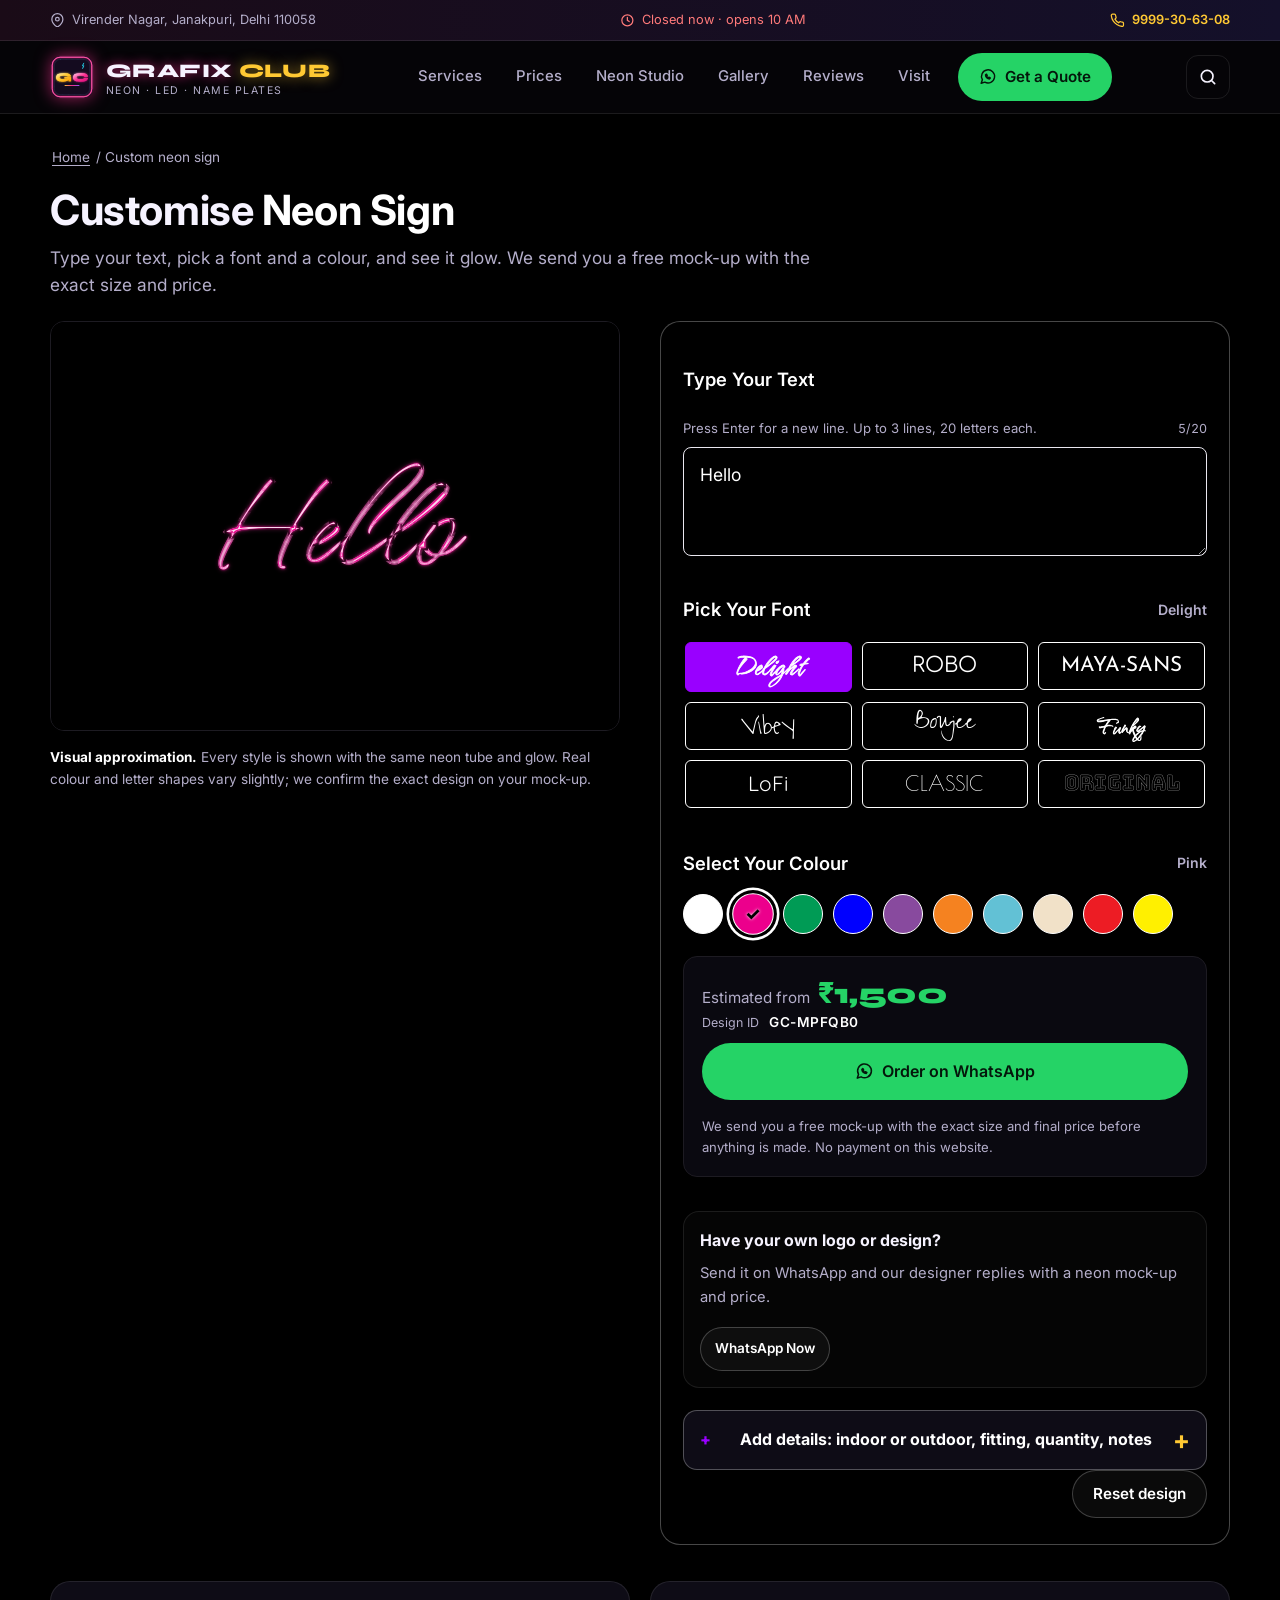
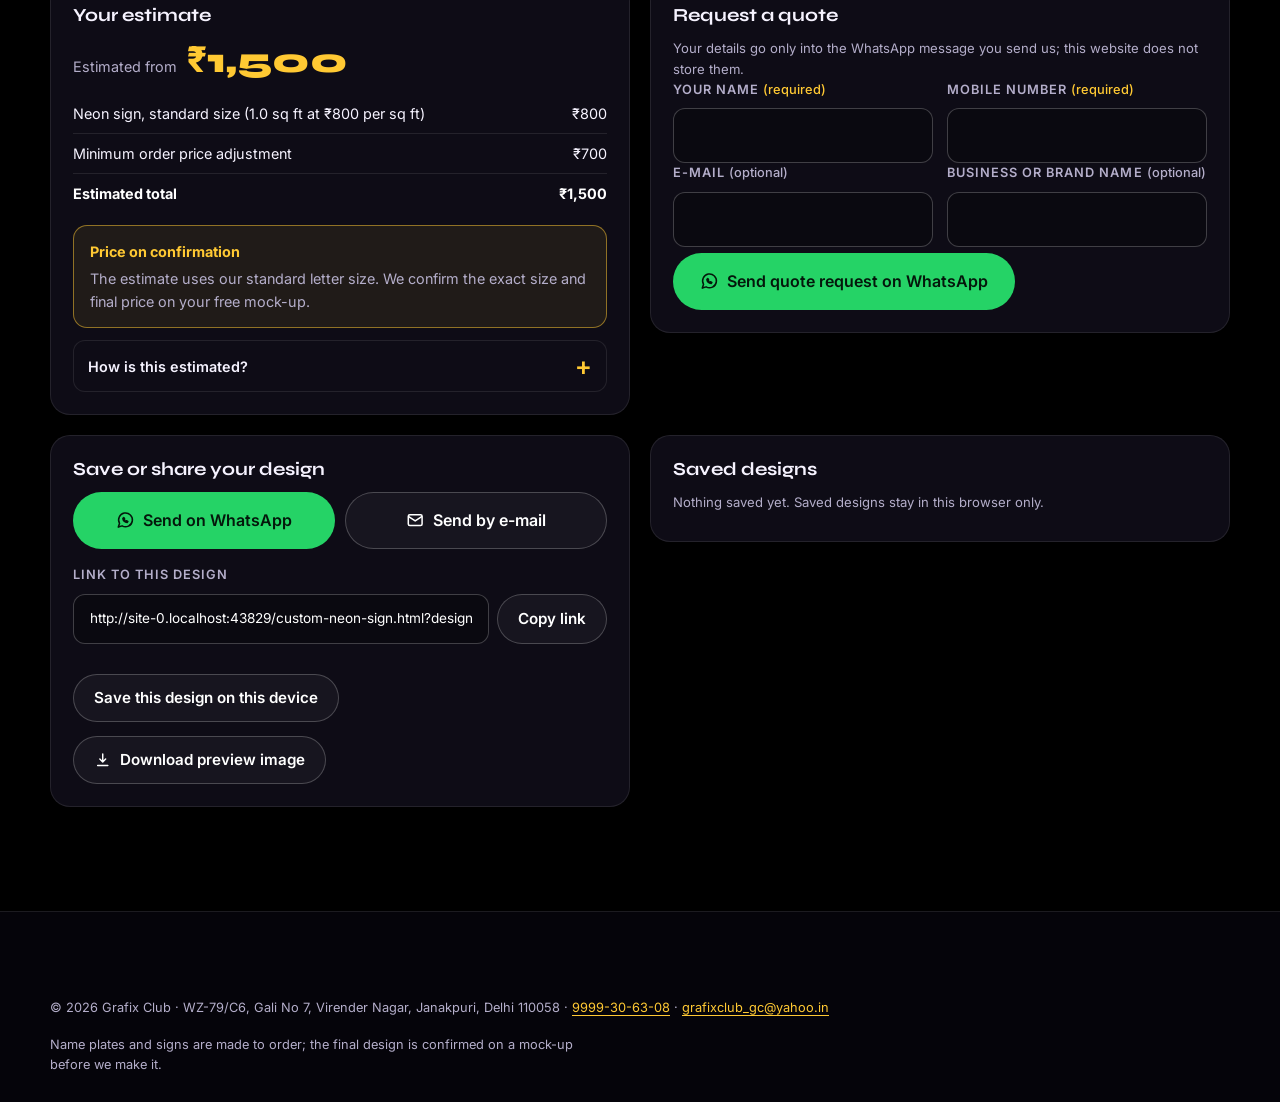
<file: custom-neon-sign.html>
<!doctype html>
<html lang="en-IN">
<head>
<meta charset="utf-8">
<meta name="viewport" content="width=device-width, initial-scale=1, viewport-fit=cover">
<title>Custom Neon Sign Designer: design yours live | Grafix Club, Delhi</title>
<meta name="description" content="Design a custom neon sign online: type your text, pick from 9 neon fonts and 10 colours, see it glow and get an instant estimate. Made in Janakpuri, Delhi.">
<meta name="robots" content="index, follow, max-image-preview:large">
<meta name="theme-color" content="#07060b">
<link rel="canonical" href="https://www.grafixclub.in/custom-neon-sign.html">
<link rel="icon" href="favicon.svg" type="image/svg+xml">
<link rel="apple-touch-icon" href="apple-touch-icon.png">
<meta property="og:type" content="website">
<meta property="og:site_name" content="Grafix Club">
<meta property="og:locale" content="en_IN">
<meta property="og:url" content="https://www.grafixclub.in/custom-neon-sign.html">
<meta property="og:title" content="Design your custom neon sign live | Grafix Club, Delhi">
<meta property="og:description" content="Type your text, choose a font and colour, see it glow and get an instant estimate.">
<meta property="og:image" content="https://www.grafixclub.in/assets/designs/d1-ram-harleen.jpg">
<meta property="og:image:alt" content="A custom neon name sign with two names in warm script inside a pink neon heart">
<meta name="twitter:card" content="summary_large_image">
<link rel="preconnect" href="https://fonts.googleapis.com">
<link rel="preconnect" href="https://fonts.gstatic.com" crossorigin>
<link href="https://fonts.googleapis.com/css2?family=Bebas+Neue&amp;family=Inter:wght@400;500;600;700&amp;family=Syne:wght@700;800&amp;display=swap" rel="stylesheet">
<link rel="stylesheet" href="style.css">
<noscript><link rel="stylesheet" href="noscript.css"></noscript>
<script src="config.js" defer></script>
<script src="catalogue.js" defer></script>
<script src="common.js" defer></script>
<script src="neon-model.js" defer></script>
<script src="studio.js" defer></script>
</head>
<body class="designer-page">

<!-- SVG icon sprite -->
<svg width="0" height="0" style="position:absolute" aria-hidden="true" focusable="false">
  <symbol id="i-phone" viewBox="0 0 24 24"><path fill="none" stroke="currentColor" stroke-width="2" stroke-linecap="round" stroke-linejoin="round" d="M22 16.92v3a2 2 0 0 1-2.18 2 19.79 19.79 0 0 1-8.63-3.07 19.5 19.5 0 0 1-6-6 19.79 19.79 0 0 1-3.07-8.67A2 2 0 0 1 4.11 2h3a2 2 0 0 1 2 1.72c.127.96.361 1.903.7 2.81a2 2 0 0 1-.45 2.11L8.09 9.91a16 16 0 0 0 6 6l1.27-1.27a2 2 0 0 1 2.11-.45c.907.339 1.85.573 2.81.7A2 2 0 0 1 22 16.92z"/></symbol>
  <symbol id="i-pin" viewBox="0 0 24 24"><g fill="none" stroke="currentColor" stroke-width="2" stroke-linecap="round" stroke-linejoin="round"><path d="M21 10c0 7-9 13-9 13s-9-6-9-13a9 9 0 0 1 18 0z"/><circle cx="12" cy="10" r="3"/></g></symbol>
  <symbol id="i-wa" viewBox="0 0 24 24"><g fill="none" stroke="currentColor" stroke-width="2" stroke-linecap="round" stroke-linejoin="round"><path d="M3 21l1.65-4.9A9 9 0 1 1 8 19.4L3 21z"/><path d="M9 9.5c0 3 2.5 5.5 5.5 5.5l1-1.3-2-1-.8.8c-1-.4-1.8-1.2-2.2-2.2l.8-.8-1-2L9 9.5z"/></g></symbol>
  <symbol id="i-ig" viewBox="0 0 24 24"><g fill="none" stroke="currentColor" stroke-width="2" stroke-linecap="round" stroke-linejoin="round"><rect x="3" y="3" width="18" height="18" rx="5"/><circle cx="12" cy="12" r="4"/><circle cx="17.5" cy="6.5" r=".6" fill="currentColor"/></g></symbol>
  <symbol id="i-fb" viewBox="0 0 24 24"><path fill="currentColor" d="M14 8h3V4h-3a4 4 0 0 0-4 4v2H7v4h3v8h4v-8h3l1-4h-4V8z"/></symbol>
  <symbol id="i-yt" viewBox="0 0 24 24"><g fill="none" stroke="currentColor" stroke-width="2" stroke-linejoin="round"><rect x="2" y="5" width="20" height="14" rx="4"/><path fill="currentColor" d="M10 9l5 3-5 3z"/></g></symbol>
  <symbol id="i-g" viewBox="0 0 24 24"><path fill="none" stroke="currentColor" stroke-width="2.4" stroke-linecap="round" stroke-linejoin="round" d="M20 12h-7.5M19 7.5A8 8 0 1 0 19 16.5"/></symbol>
  <symbol id="i-jd" viewBox="0 0 24 24"><text x="12" y="16.5" text-anchor="middle" font-family="Inter,Arial,sans-serif" font-weight="800" font-size="11.5" fill="currentColor">JD</text></symbol>
  <symbol id="i-star" viewBox="0 0 24 24"><path fill="currentColor" d="M12 2.5l2.95 6.2 6.8.9-5 4.7 1.25 6.7L12 17.7 6 21l1.25-6.7-5-4.7 6.8-.9z"/></symbol>
  <symbol id="i-clock" viewBox="0 0 24 24"><g fill="none" stroke="currentColor" stroke-width="2" stroke-linecap="round"><circle cx="12" cy="12" r="9"/><path d="M12 7v5l3 2"/></g></symbol>
  <symbol id="i-mail" viewBox="0 0 24 24"><g fill="none" stroke="currentColor" stroke-width="2" stroke-linejoin="round"><rect x="3" y="5" width="18" height="14" rx="2"/><path d="M3 7l9 6 9-6"/></g></symbol>
  <symbol id="i-arrow" viewBox="0 0 24 24"><path fill="none" stroke="currentColor" stroke-width="2" stroke-linecap="round" stroke-linejoin="round" d="M5 12h14M13 6l6 6-6 6"/></symbol>
  <symbol id="i-x" viewBox="0 0 24 24"><path fill="none" stroke="currentColor" stroke-width="2" stroke-linecap="round" d="M6 6l12 12M18 6L6 18"/></symbol>
  <symbol id="i-search" viewBox="0 0 24 24"><g fill="none" stroke="currentColor" stroke-width="2" stroke-linecap="round"><circle cx="11" cy="11" r="7"/><path d="M20 20l-3.5-3.5"/></g></symbol>
  <symbol id="i-undo" viewBox="0 0 24 24"><path fill="none" stroke="currentColor" stroke-width="2" stroke-linecap="round" stroke-linejoin="round" d="M9 14L4 9l5-5M4 9h10a6 6 0 0 1 0 12h-3"/></symbol>
  <symbol id="i-redo" viewBox="0 0 24 24"><path fill="none" stroke="currentColor" stroke-width="2" stroke-linecap="round" stroke-linejoin="round" d="M15 14l5-5-5-5M20 9H10a6 6 0 0 0 0 12h3"/></symbol>
  <symbol id="i-dl" viewBox="0 0 24 24"><path fill="none" stroke="currentColor" stroke-width="2" stroke-linecap="round" stroke-linejoin="round" d="M12 4v11m0 0l-4-4m4 4l4-4M5 20h14"/></symbol>
</svg>

<div id="liveStatus" class="sr-only" role="status" aria-live="polite" aria-atomic="true"></div>
<div class="progress" id="progress" aria-hidden="true"></div>
<a class="skip" href="#studio-form-start">Skip to the design controls</a>

<header class="site-header" id="header">
  <div class="topbar">
    <div class="wrap topbar-in">
      <span class="tb-item"><svg class="ic" aria-hidden="true"><use href="#i-pin"/></svg>Virender Nagar, Janakpuri, Delhi 110058</span>
      <span class="tb-item" id="openStatus"><svg class="ic" aria-hidden="true"><use href="#i-clock"/></svg>10 AM – 8 PM</span>
      <a class="tb-item tb-call" href="tel:+919999306308"><svg class="ic" aria-hidden="true"><use href="#i-phone"/></svg>9999-30-63-08</a>
    </div>
  </div>
  <div class="wrap nav-in">
    <a class="brand" href="./">
      <img class="brand-mark" src="assets/logo/grafix-icon.svg" alt="" width="44" height="44" decoding="async">
      <span class="brand-text"><b>GRAFIX <i>CLUB</i></b><small>Neon · LED · Name Plates</small></span>
      <span class="sr-only"> – home page</span>
    </a>
    <nav class="nav" id="nav" aria-label="Main">
      <a href="./#services">Services</a>
      <a href="./#prices">Prices</a>
      <a href="custom-neon-sign.html" aria-current="page">Neon Studio</a>
      <a href="./#gallery">Gallery</a>
      <a href="./#reviews">Reviews</a>
      <a href="./#visit">Visit</a>
      <a class="btn btn-wa nav-cta" data-wa href="https://wa.me/919999306308" target="_blank" rel="noopener"><svg class="ic" aria-hidden="true"><use href="#i-wa"/></svg>Get a Quote<span class="sr-only"> on WhatsApp (opens in a new tab)</span></a>
    </nav>
    <div class="hd-actions">
      <button class="icon-btn" id="searchToggle" type="button" aria-label="Go to the search box"><svg class="ic" aria-hidden="true"><use href="#i-search"/></svg></button>
      <button class="burger" id="burger" type="button" aria-label="Open menu" aria-expanded="false" aria-controls="nav"><span></span><span></span><span></span></button>
    </div>
  </div>
</header>

<main id="main">
<section class="section studio designer" id="studio" aria-labelledby="studio-h">
  <div class="wrap">
    <nav class="crumbs" aria-label="Breadcrumb"><a href="./">Home</a> <span aria-hidden="true">/</span> <span aria-current="page">Custom neon sign</span></nav>
    <header class="designer-head">
      <h1 id="studio-h">Customise <em>Neon Sign</em></h1>
      <p class="lead">Type your text, pick a font and a colour, and see it glow. We send you a free mock-up with the exact size and price.</p>
    </header>

    <noscript>
      <div class="callout"><b>The live designer needs JavaScript.</b>
        <p>You can still order a neon sign: <a class="text-link" href="https://wa.me/919999306308?text=Hi%20Grafix%20Club%2C%20I%20would%20like%20a%20custom%20neon%20sign.">message us on WhatsApp</a> with your text and colour, or call <a class="text-link" href="tel:+919999306308">9999-30-63-08</a>.</p></div>
    </noscript>

    <div class="studio-grid na-grid" id="studioApp">
      <div class="studio-left">
        <p class="restore-note" id="restoreNote" hidden></p>
        <figure class="preview na-preview" id="preview">
          <svg id="neonSvg" viewBox="0 0 1000 720" role="img" aria-label="Neon sign preview"></svg>
          <div class="neon-fallback" id="neonFallback" hidden aria-hidden="true"></div>
        </figure>
        <p class="preview-cap"><b>Visual approximation.</b> Every style is shown with the same neon tube and glow. Real colour and letter shapes vary slightly; we confirm the exact design on your mock-up.</p>
      </div>

      <div class="studio-right">
        <h2 class="studio-sub sr-only" id="studio-form-start" tabindex="-1">Customise your sign</h2>
        <form class="controls na-controls" id="studioForm" novalidate aria-labelledby="studio-form-start"></form>
      </div>
    </div>

    <div class="na-more">
      <section class="estimate-card" aria-labelledby="est-h">
        <h3 id="est-h">Your estimate</h3>
        <p class="est-line"><span id="estPrefix"></span> <b id="estTotal">–</b></p>
        <table class="est-table"><caption class="sr-only">Estimate breakdown</caption><tbody id="estBody"></tbody></table>
        <div id="estConfirm"></div>
        <details class="how"><summary>How is this estimated?</summary><p id="howText"></p></details>
      </section>

      <section class="send-box quote-box" id="quote" aria-labelledby="quote-h">
        <h3 id="quote-h">Request a quote</h3>
        <p class="hint">Your details go only into the WhatsApp message you send us; this website does not store them.</p>
        <form id="quoteForm" novalidate>
          <div class="q-grid">
            <div class="field"><label for="q-name">Your name <em class="req">(required)</em></label><input id="q-name" type="text" autocomplete="name" maxlength="60" aria-describedby="qm-name"><p class="msg" id="qm-name" aria-live="polite"></p></div>
            <div class="field"><label for="q-phone">Mobile number <em class="req">(required)</em></label><input id="q-phone" type="tel" autocomplete="tel" inputmode="tel" maxlength="20" aria-describedby="qm-phone"><p class="msg" id="qm-phone" aria-live="polite"></p></div>
            <div class="field"><label for="q-email">E-mail <em class="opt">(optional)</em></label><input id="q-email" type="email" autocomplete="email" maxlength="120" aria-describedby="qm-email"><p class="msg" id="qm-email" aria-live="polite"></p></div>
            <div class="field"><label for="q-business">Business or brand name <em class="opt">(optional)</em></label><input id="q-business" type="text" autocomplete="organization" maxlength="60"></div>
          </div>
          <a class="btn btn-wa btn-lg" id="q-send" href="#quote" target="_blank" rel="noopener"><svg class="ic" aria-hidden="true"><use href="#i-wa"/></svg>Send quote request on WhatsApp<span class="sr-only"> (opens in a new tab)</span></a>
          <p class="ok-note" id="quoteDone" role="status" hidden></p>
        </form>
      </section>

      <section class="send-box" aria-labelledby="send-h">
        <h3 id="send-h">Save or share your design</h3>
        <div class="send-row">
          <a class="btn btn-wa btn-lg" id="sendWa" href="#studio-form-start" target="_blank" rel="noopener"><svg class="ic" aria-hidden="true"><use href="#i-wa"/></svg>Send on WhatsApp<span class="sr-only"> (opens in a new tab)</span></a>
          <a class="btn btn-ghost btn-lg" id="sendMail" href="#studio-form-start"><svg class="ic" aria-hidden="true"><use href="#i-mail"/></svg>Send by e-mail</a>
          <button class="btn btn-ghost btn-lg" id="shareBtn" type="button" hidden>Share…</button>
        </div>
        <div class="field link-row">
          <label for="designUrl">Link to this design</label>
          <div class="input-row"><input type="text" id="designUrl" readonly><button class="btn btn-ghost" type="button" id="copyLink">Copy link</button></div>
          <p class="hint" id="copyNote" aria-live="polite"></p>
        </div>
        <div class="save-row"><button class="btn btn-ghost" type="button" id="saveBtn">Save this design on this device</button><span class="hint" id="savedNote"></span></div>
        <div class="save-row"><button class="btn btn-ghost" type="button" id="dlBtn"><svg class="ic" aria-hidden="true"><use href="#i-dl"/></svg>Download preview image</button><span class="hint" id="dlNote" aria-live="polite"></span></div>
      </section>

      <section class="saved" aria-labelledby="saved-h">
        <h3 id="saved-h">Saved designs</h3>
        <p class="hint" id="savedEmpty">Nothing saved yet. Saved designs stay in this browser only.</p>
        <ul class="saved-list" id="savedList"></ul>
      </section>
    </div>
  </div>
</section>
</main>

<footer class="footer">
  <div class="wrap foot-bottom" style="margin-top:0;border-top:0">
    <span>© <span id="yr">2026</span> Grafix Club · WZ-79/C6, Gali No 7, Virender Nagar, Janakpuri, Delhi 110058 · <a class="text-link" href="tel:+919999306308">9999-30-63-08</a> · <a class="text-link" href="mailto:grafixclub_gc@yahoo.in">grafixclub_gc@yahoo.in</a></span>
    <span class="disc">Name plates and signs are made to order; the final design is confirmed on a mock-up before we make it.</span>
  </div>
</footer>


</body>
</html>
</file>
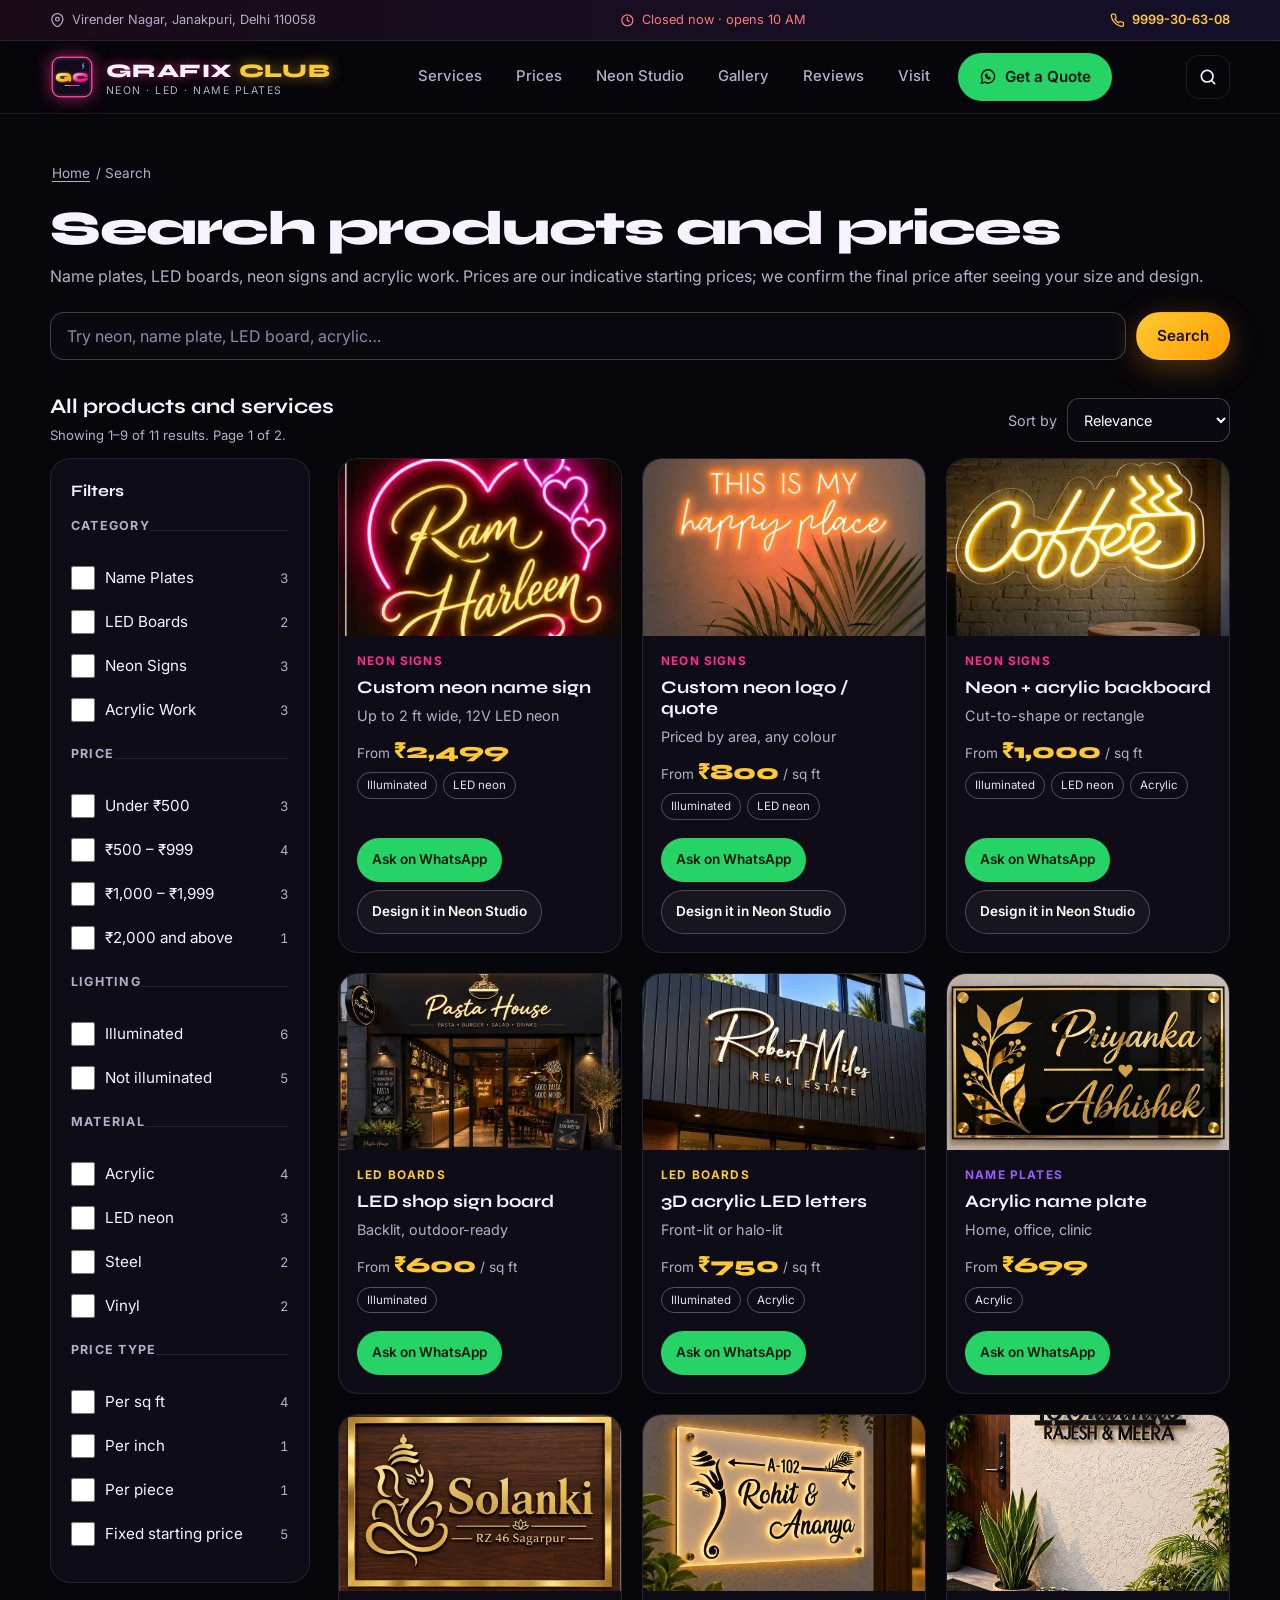
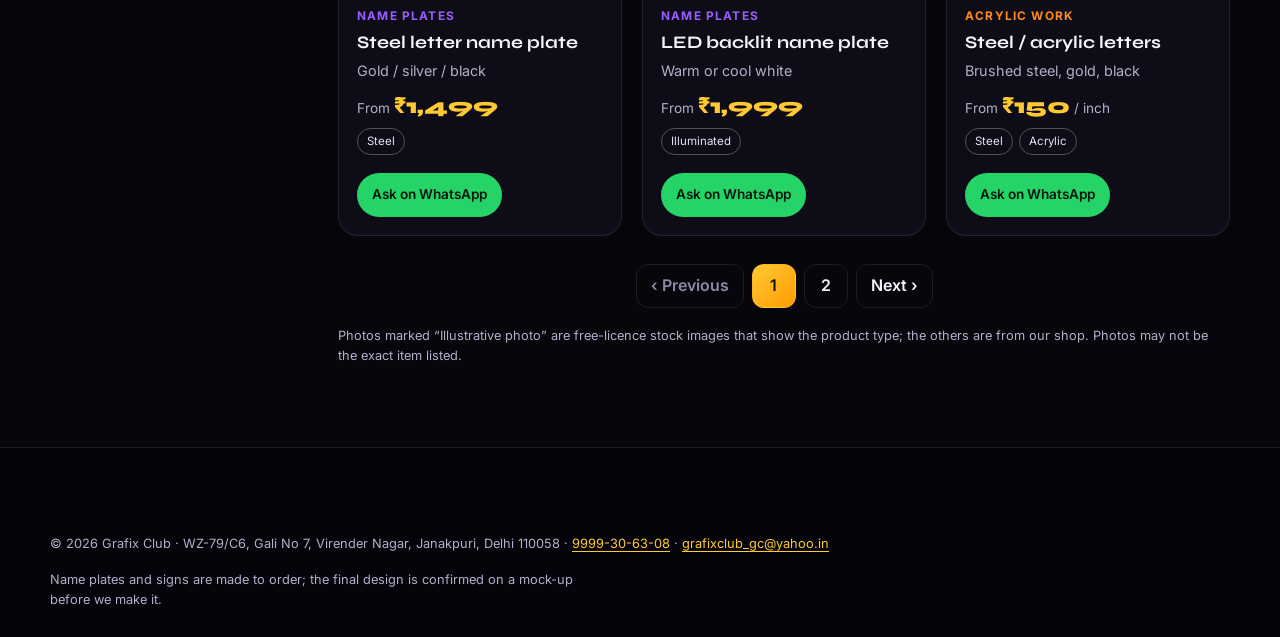
<file: search.html>
<!doctype html>
<html lang="en-IN">
<head>
<meta charset="utf-8">
<meta name="viewport" content="width=device-width, initial-scale=1, viewport-fit=cover">
<title>Search products and prices | Grafix Club, Janakpuri, Delhi</title>
<meta name="description" content="Search Grafix Club's name plates, LED boards, neon signs and acrylic work, with starting prices.">
<meta name="robots" content="noindex, follow">
<meta name="theme-color" content="#07060b">
<link rel="icon" href="favicon.svg" type="image/svg+xml">
<link rel="apple-touch-icon" href="apple-touch-icon.png">
<link rel="preconnect" href="https://fonts.googleapis.com">
<link rel="preconnect" href="https://fonts.gstatic.com" crossorigin>
<link href="https://fonts.googleapis.com/css2?family=Bebas+Neue&amp;family=Inter:wght@400;500;600;700&amp;family=Syne:wght@700;800&amp;display=swap" rel="stylesheet">
<link rel="stylesheet" href="style.css">
<noscript><link rel="stylesheet" href="noscript.css"></noscript>
<script src="config.js" defer></script>
<script src="catalogue.js" defer></script>
<script src="common.js" defer></script>
<script src="search.js" defer></script>
</head>
<body>

<!-- SVG icon sprite -->
<svg width="0" height="0" style="position:absolute" aria-hidden="true" focusable="false">
  <symbol id="i-phone" viewBox="0 0 24 24"><path fill="none" stroke="currentColor" stroke-width="2" stroke-linecap="round" stroke-linejoin="round" d="M22 16.92v3a2 2 0 0 1-2.18 2 19.79 19.79 0 0 1-8.63-3.07 19.5 19.5 0 0 1-6-6 19.79 19.79 0 0 1-3.07-8.67A2 2 0 0 1 4.11 2h3a2 2 0 0 1 2 1.72c.127.96.361 1.903.7 2.81a2 2 0 0 1-.45 2.11L8.09 9.91a16 16 0 0 0 6 6l1.27-1.27a2 2 0 0 1 2.11-.45c.907.339 1.85.573 2.81.7A2 2 0 0 1 22 16.92z"/></symbol>
  <symbol id="i-pin" viewBox="0 0 24 24"><g fill="none" stroke="currentColor" stroke-width="2" stroke-linecap="round" stroke-linejoin="round"><path d="M21 10c0 7-9 13-9 13s-9-6-9-13a9 9 0 0 1 18 0z"/><circle cx="12" cy="10" r="3"/></g></symbol>
  <symbol id="i-wa" viewBox="0 0 24 24"><g fill="none" stroke="currentColor" stroke-width="2" stroke-linecap="round" stroke-linejoin="round"><path d="M3 21l1.65-4.9A9 9 0 1 1 8 19.4L3 21z"/><path d="M9 9.5c0 3 2.5 5.5 5.5 5.5l1-1.3-2-1-.8.8c-1-.4-1.8-1.2-2.2-2.2l.8-.8-1-2L9 9.5z"/></g></symbol>
  <symbol id="i-ig" viewBox="0 0 24 24"><g fill="none" stroke="currentColor" stroke-width="2" stroke-linecap="round" stroke-linejoin="round"><rect x="3" y="3" width="18" height="18" rx="5"/><circle cx="12" cy="12" r="4"/><circle cx="17.5" cy="6.5" r=".6" fill="currentColor"/></g></symbol>
  <symbol id="i-fb" viewBox="0 0 24 24"><path fill="currentColor" d="M14 8h3V4h-3a4 4 0 0 0-4 4v2H7v4h3v8h4v-8h3l1-4h-4V8z"/></symbol>
  <symbol id="i-yt" viewBox="0 0 24 24"><g fill="none" stroke="currentColor" stroke-width="2" stroke-linejoin="round"><rect x="2" y="5" width="20" height="14" rx="4"/><path fill="currentColor" d="M10 9l5 3-5 3z"/></g></symbol>
  <symbol id="i-g" viewBox="0 0 24 24"><path fill="none" stroke="currentColor" stroke-width="2.4" stroke-linecap="round" stroke-linejoin="round" d="M20 12h-7.5M19 7.5A8 8 0 1 0 19 16.5"/></symbol>
  <symbol id="i-jd" viewBox="0 0 24 24"><text x="12" y="16.5" text-anchor="middle" font-family="Inter,Arial,sans-serif" font-weight="800" font-size="11.5" fill="currentColor">JD</text></symbol>
  <symbol id="i-star" viewBox="0 0 24 24"><path fill="currentColor" d="M12 2.5l2.95 6.2 6.8.9-5 4.7 1.25 6.7L12 17.7 6 21l1.25-6.7-5-4.7 6.8-.9z"/></symbol>
  <symbol id="i-clock" viewBox="0 0 24 24"><g fill="none" stroke="currentColor" stroke-width="2" stroke-linecap="round"><circle cx="12" cy="12" r="9"/><path d="M12 7v5l3 2"/></g></symbol>
  <symbol id="i-mail" viewBox="0 0 24 24"><g fill="none" stroke="currentColor" stroke-width="2" stroke-linejoin="round"><rect x="3" y="5" width="18" height="14" rx="2"/><path d="M3 7l9 6 9-6"/></g></symbol>
  <symbol id="i-arrow" viewBox="0 0 24 24"><path fill="none" stroke="currentColor" stroke-width="2" stroke-linecap="round" stroke-linejoin="round" d="M5 12h14M13 6l6 6-6 6"/></symbol>
  <symbol id="i-x" viewBox="0 0 24 24"><path fill="none" stroke="currentColor" stroke-width="2" stroke-linecap="round" d="M6 6l12 12M18 6L6 18"/></symbol>
  <symbol id="i-search" viewBox="0 0 24 24"><g fill="none" stroke="currentColor" stroke-width="2" stroke-linecap="round"><circle cx="11" cy="11" r="7"/><path d="M20 20l-3.5-3.5"/></g></symbol>
</svg>

<div id="liveStatus" class="sr-only" role="status" aria-live="polite" aria-atomic="true"></div>
<div class="progress" id="progress" aria-hidden="true"></div>
<a class="skip" href="#main">Skip to results</a>

<header class="site-header" id="header">
  <div class="topbar">
    <div class="wrap topbar-in">
      <span class="tb-item"><svg class="ic" aria-hidden="true"><use href="#i-pin"/></svg>Virender Nagar, Janakpuri, Delhi 110058</span>
      <span class="tb-item" id="openStatus"><svg class="ic" aria-hidden="true"><use href="#i-clock"/></svg>10 AM – 8 PM</span>
      <a class="tb-item tb-call" href="tel:+919999306308"><svg class="ic" aria-hidden="true"><use href="#i-phone"/></svg>9999-30-63-08</a>
    </div>
  </div>
  <div class="wrap nav-in">
    <a class="brand" href="./">
      <img class="brand-mark" src="assets/logo/grafix-icon.svg" alt="" width="44" height="44" decoding="async">
      <span class="brand-text"><b>GRAFIX <i>CLUB</i></b><small>Neon · LED · Name Plates</small></span>
      <span class="sr-only"> – home page</span>
    </a>
    <nav class="nav" id="nav" aria-label="Main">
      <a href="./#services">Services</a>
      <a href="./#prices">Prices</a>
      <a href="./#studio">Neon Studio</a>
      <a href="./#gallery">Gallery</a>
      <a href="./#reviews">Reviews</a>
      <a href="./#visit">Visit</a>
      <a class="btn btn-wa nav-cta" data-wa href="https://wa.me/919999306308" target="_blank" rel="noopener"><svg class="ic" aria-hidden="true"><use href="#i-wa"/></svg>Get a Quote<span class="sr-only"> on WhatsApp (opens in a new tab)</span></a>
    </nav>
    <div class="hd-actions">
      <button class="icon-btn" id="searchToggle" type="button" aria-label="Go to the search box"><svg class="ic" aria-hidden="true"><use href="#i-search"/></svg></button>
      <button class="burger" id="burger" type="button" aria-label="Open menu" aria-expanded="false" aria-controls="nav"><span></span><span></span><span></span></button>
    </div>
  </div>
</header>

<main id="main">
  <div class="wrap page-head">
    <nav class="crumbs" aria-label="Breadcrumb"><a href="./">Home</a> <span aria-hidden="true">/</span> <span aria-current="page">Search</span></nav>
    <h1>Search products and prices</h1>
    <p>Name plates, LED boards, neon signs and acrylic work. Prices are our indicative starting prices; we confirm the final price after seeing your size and design.</p>
    <form class="search-form page-search" id="pageSearchForm" role="search" action="search.html" method="get">
      <label for="pageSearch" class="sr-only">Search products and services</label>
      <div class="combo">
        <input id="pageSearch" name="q" type="search" maxlength="80" placeholder="Try neon, name plate, LED board, acrylic…">
        <ul class="suggest" id="pageSuggest"></ul>
      </div>
      <button class="btn btn-gold" type="submit">Search</button>
    </form>
  </div>

  <div class="wrap">
    <div class="results-head">
      <div>
        <h2 id="resultsHeading" tabindex="-1">Results</h2>
        <p class="hint" id="resultCount" role="status" aria-live="polite">Loading results…</p>
        <p class="hint" id="unitNote" hidden>Our prices use different units (per sq ft, per inch or per piece), so price sorting and price bands compare the starting number only.</p>
      </div>
      <div class="sort"><label for="sortSel">Sort by</label><select id="sortSel"></select></div>
    </div>
    <div class="active-filters" id="activeFilters" hidden></div>

    <div class="search-layout">
      <details class="filters" id="filters" open>
        <summary id="filtersSummary">Filters</summary>
        <form id="filterForm" action="search.html" method="get" aria-label="Filter results"></form>
      </details>
      <div id="resultsArea">
        <div class="skeleton" id="skeleton" aria-hidden="true"><i></i><i></i><i></i></div>
        <noscript>
          <div class="state-box"><h3>Search needs JavaScript</h3>
            <p>Please turn on JavaScript to search and filter, or browse the full price list on the home page.</p>
            <div class="cta-row"><a class="btn btn-gold" href="./#prices">See the price list</a><a class="btn btn-ghost" href="tel:+919999306308">Call 9999-30-63-08</a></div></div>
        </noscript>
        <div id="results"></div>
        <nav class="pager" id="pager" aria-label="Pagination" hidden></nav>
        <p class="photo-note">Photos marked “Illustrative photo” are free-licence stock images that show the product type; the others are from our shop. Photos may not be the exact item listed.</p>
      </div>
    </div>
  </div>
</main>

<footer class="footer">
  <div class="wrap foot-bottom" style="margin-top:0;border-top:0">
    <span>© <span id="yr">2026</span> Grafix Club · WZ-79/C6, Gali No 7, Virender Nagar, Janakpuri, Delhi 110058 · <a class="text-link" href="tel:+919999306308">9999-30-63-08</a> · <a class="text-link" href="mailto:grafixclub_gc@yahoo.in">grafixclub_gc@yahoo.in</a></span>
    <span class="disc">Name plates and signs are made to order; the final design is confirmed on a mock-up before we make it.</span>
  </div>
</footer>


</body>
</html>
</file>
<file: style.css>
/* Size-matched local fallbacks: the page lays out the same before and after the web fonts arrive (limits layout shift).
   Ratios were measured against Arial/Liberation Sans; other platforms' fallbacks differ slightly. */
@font-face{font-family:"Syne Fallback";src:local("Arial Bold"),local("Arial-BoldMT"),local("Liberation Sans Bold"),local("Helvetica Bold");font-weight:800;size-adjust:164%}
@font-face{font-family:"Syne Fallback";src:local("Arial Bold"),local("Arial-BoldMT"),local("Liberation Sans Bold"),local("Helvetica Bold");font-weight:700;size-adjust:114%}
@font-face{font-family:"Inter Fallback";src:local("Arial"),local("ArialMT"),local("Liberation Sans"),local("Helvetica");font-weight:400;size-adjust:105%}
@font-face{font-family:"Inter Fallback";src:local("Arial"),local("ArialMT"),local("Liberation Sans"),local("Helvetica");font-weight:500;size-adjust:106%}
@font-face{font-family:"Inter Fallback";src:local("Arial Bold"),local("Arial-BoldMT"),local("Liberation Sans Bold"),local("Helvetica Bold");font-weight:600;size-adjust:101%}
@font-face{font-family:"Inter Fallback";src:local("Arial Bold"),local("Arial-BoldMT"),local("Liberation Sans Bold"),local("Helvetica Bold");font-weight:700;size-adjust:101.5%}
:root{
  --bg:#07060b; --bg2:#0e0c16; --bg3:#161323;
  --ink:#f6f3ff; --mute:#b4aeca; --line:rgba(255,255,255,.09);
  --gold:#ffc933; --amber:#ff9d00; --pink:#ff2e93; --cyan:#27e6ff; --violet:#9b5cff; --green:#25d366;
  --r:20px; --wrap:1180px;
  --ff-d:'Syne','Syne Fallback','Inter','Inter Fallback',system-ui,sans-serif; --ff-b:'Inter','Inter Fallback',system-ui,-apple-system,'Segoe UI',sans-serif;
}
*{box-sizing:border-box;margin:0;padding:0}
html{scroll-behavior:smooth;-webkit-text-size-adjust:100%}
body{background:var(--bg);color:var(--ink);font-family:var(--ff-b);line-height:1.6;overflow-x:hidden;padding-bottom:0}
img{max-width:100%;display:block}
a{color:inherit;text-decoration:none}
ul,ol{list-style:none}
button{font:inherit;color:inherit;background:none;border:0;cursor:pointer}
em{font-style:normal}
:focus-visible{outline:2px solid var(--gold);outline-offset:3px;border-radius:6px}
.wrap{width:min(100% - 32px,var(--wrap));margin-inline:auto}
.narrow{width:min(100% - 32px,820px)}
.ic{width:1.15em;height:1.15em;flex:none;vertical-align:-.2em}
[hidden]{display:none!important}
.sr-only{position:absolute;width:1px;height:1px;margin:-1px;padding:0;overflow:hidden;clip:rect(0 0 0 0);clip-path:inset(50%);white-space:nowrap;border:0}
.skip{position:absolute;left:-999px;top:8px;background:var(--gold);color:#000;padding:8px 14px;border-radius:8px;z-index:400}
.skip:focus{left:8px}
html{scroll-padding-top:calc(var(--hh,70px) + 16px)}
.text-link{color:var(--gold);text-decoration:underline;text-underline-offset:3px}
.text-link:hover{color:#fff}

/* progress + cursor glow */
.progress{position:fixed;inset:0 auto auto 0;height:3px;width:0;background:linear-gradient(90deg,var(--pink),var(--gold),var(--cyan));z-index:120;box-shadow:0 0 12px var(--pink)}
.cursor-glow{position:fixed;width:420px;height:420px;margin:-210px 0 0 -210px;border-radius:50%;background:radial-gradient(circle,rgba(255,46,147,.14),transparent 65%);pointer-events:none;z-index:1;opacity:0;transition:opacity .4s;mix-blend-mode:screen}
body.has-mouse .cursor-glow{opacity:1}

/* header */
.site-header{position:sticky;top:0;z-index:100;background:rgba(7,6,11,.72);backdrop-filter:blur(14px);-webkit-backdrop-filter:blur(14px);border-bottom:1px solid var(--line);transition:box-shadow .3s}
.site-header.scrolled{box-shadow:0 10px 40px rgba(0,0,0,.5)}
.site-header.scrolled .topbar{max-height:0;opacity:0;padding:0;overflow:hidden}
.topbar{background:linear-gradient(90deg,#1a0b17,#14102a);font-size:.8rem;color:var(--mute);max-height:44px;transition:all .3s;border-bottom:1px solid var(--line)}
.topbar-in{display:flex;gap:22px;justify-content:space-between;align-items:center;padding:8px 0}
.tb-item{display:inline-flex;align-items:center;gap:7px;white-space:nowrap}
.tb-call{color:var(--gold);font-weight:600}
.status-open{color:#3bf08a}.status-closed{color:#ff7a7a}
.nav-in{display:flex;align-items:center;justify-content:space-between;padding:12px 0;gap:16px}
.brand{display:flex;align-items:center;gap:12px}
.brand-mark{width:44px;height:44px;display:block;flex:none;border-radius:12px;filter:drop-shadow(0 0 8px rgba(255,46,147,.55))}
.brand-text{display:flex;flex-direction:column;line-height:1.05}
.brand-text b{font:800 1.2rem var(--ff-d);letter-spacing:.02em;white-space:nowrap;text-shadow:0 0 12px rgba(255,46,147,.65)}
.brand-text b i{font-style:normal;color:var(--gold);text-shadow:0 0 14px rgba(255,201,51,.6)}
.brand-text small{font-size:.66rem;letter-spacing:.14em;text-transform:uppercase;color:var(--mute);margin-top:3px}
.nav{display:flex;align-items:center;gap:6px}
.nav a:not(.btn){white-space:nowrap;padding:8px 14px;border-radius:999px;font-weight:500;font-size:.93rem;color:var(--mute);transition:.25s}
.nav a:not(.btn):hover,.nav a.active{color:#fff;background:rgba(255,255,255,.07)}
.nav-cta{margin-left:8px}
.burger{display:none;width:44px;height:44px;border-radius:12px;border:1px solid var(--line);flex-direction:column;gap:5px;align-items:center;justify-content:center}
.burger span{width:20px;height:2px;background:#fff;border-radius:2px;transition:.3s}
.burger[aria-expanded="true"] span:nth-child(1){transform:translateY(7px) rotate(45deg)}
.burger[aria-expanded="true"] span:nth-child(2){opacity:0}
.burger[aria-expanded="true"] span:nth-child(3){transform:translateY(-7px) rotate(-45deg)}

/* buttons */
.btn{display:inline-flex;align-items:center;justify-content:center;gap:9px;padding:11px 20px;border-radius:999px;font-weight:600;font-size:.95rem;border:1.5px solid transparent;transition:transform .25s,box-shadow .25s,background .25s;position:relative;overflow:hidden;white-space:nowrap}
.btn:hover{transform:translateY(-2px)}
.btn-lg{padding:15px 26px;font-size:1rem}
.btn-block{width:100%}
.btn-wa{background:var(--green);color:#04170b;box-shadow:0 0 0 0 rgba(37,211,102,.6);animation:pulse 2.6s infinite}
.btn-wa:hover{box-shadow:0 8px 30px rgba(37,211,102,.45)}
.btn-gold{background:linear-gradient(135deg,var(--gold),var(--amber));color:#1a1000;box-shadow:0 8px 30px rgba(255,157,0,.3)}
.btn-ghost{border-color:rgba(255,255,255,.22);color:#fff;background:rgba(255,255,255,.04)}
.btn-ghost:hover{border-color:var(--gold);color:var(--gold)}
@keyframes pulse{0%{box-shadow:0 0 0 0 rgba(37,211,102,.55)}70%{box-shadow:0 0 0 14px rgba(37,211,102,0)}100%{box-shadow:0 0 0 0 rgba(37,211,102,0)}}

/* hero */
.hero{position:relative;padding:72px 0 110px;overflow:hidden;isolation:isolate}
.grid-bg{position:absolute;inset:0;z-index:-1;background-image:linear-gradient(var(--line) 1px,transparent 1px),linear-gradient(90deg,var(--line) 1px,transparent 1px);background-size:56px 56px;mask-image:radial-gradient(ellipse at 50% 30%,#000 10%,transparent 70%);-webkit-mask-image:radial-gradient(ellipse at 50% 30%,#000 10%,transparent 70%)}
.orb{position:absolute;border-radius:50%;filter:blur(90px);z-index:-1;opacity:.55;animation:float 14s ease-in-out infinite}
.o1{width:420px;height:420px;background:#ff2e93;top:-120px;left:-120px}
.o2{width:380px;height:380px;background:#ffb400;right:-100px;top:80px;animation-delay:-4s;opacity:.35}
.o3{width:340px;height:340px;background:#27e6ff;bottom:-160px;left:38%;animation-delay:-8s;opacity:.25}
@keyframes float{0%,100%{transform:translate(0,0)}50%{transform:translate(40px,-30px)}}
.hero-in{display:grid;grid-template-columns:1.15fr .85fr;gap:48px;align-items:center}
.eyebrow{display:inline-flex;align-items:center;gap:10px;font-size:.78rem;letter-spacing:.16em;text-transform:uppercase;color:var(--gold);font-weight:600;margin-bottom:18px}
.eyebrow .dot{width:8px;height:8px;border-radius:50%;background:var(--pink);box-shadow:0 0 12px var(--pink);animation:blink 1.8s infinite}
@keyframes blink{50%{opacity:.3}}
h1{font-family:var(--ff-d);font-weight:800;line-height:.95;letter-spacing:-.03em}
.neon-line{display:block;font-size:clamp(3.4rem,9.5vw,7.4rem)}
.n-gold{color:#fff3c4;text-shadow:0 0 6px #fff3c4,0 0 18px var(--gold),0 0 42px var(--amber),0 0 90px var(--amber)}
.n-pink{color:#ffd1e8;text-shadow:0 0 6px #ffd1e8,0 0 18px var(--pink),0 0 42px var(--pink),0 0 90px var(--pink)}
.h1-sub{display:block;font-family:var(--ff-b);font-weight:400;font-size:clamp(1rem,2vw,1.2rem);line-height:1.6;letter-spacing:0;color:var(--mute);max-width:520px;margin-top:22px}
[data-flicker].flick{animation:flicker 3.6s infinite}
@keyframes flicker{0%,18%,22%,62%,64%,100%{opacity:1}20%,63%{opacity:.55}21%{opacity:.9}}
.cta-row{display:flex;flex-wrap:wrap;gap:12px;margin-top:30px}
.cta-row.center{justify-content:center}
.trust{display:flex;flex-wrap:wrap;gap:10px 22px;margin-top:30px;color:var(--mute);font-size:.9rem}
.trust li{display:inline-flex;align-items:center;gap:7px}
.trust b{color:#fff}
.star{color:var(--gold)}
.hero-visual{position:relative;display:grid;place-items:center;min-height:420px}
.sign-card{position:relative;width:min(100%,380px);aspect-ratio:1;border-radius:28px;padding:10px;background:linear-gradient(135deg,var(--gold),var(--pink),var(--violet));box-shadow:0 0 60px rgba(255,46,147,.35),0 0 120px rgba(255,157,0,.18);transform:rotate(-3deg);animation:bob 6s ease-in-out infinite}
.sign-card img{width:100%;height:100%;object-fit:cover;border-radius:20px}
.sign-tag{position:absolute;left:18px;bottom:18px;background:rgba(7,6,11,.78);backdrop-filter:blur(6px);padding:6px 12px;border-radius:999px;font-size:.78rem}
@keyframes bob{0%,100%{transform:rotate(-3deg) translateY(0)}50%{transform:rotate(-1deg) translateY(-12px)}}
.chip{position:absolute;padding:8px 16px;border-radius:999px;background:rgba(14,12,22,.85);border:1px solid;font-size:.8rem;font-weight:600;backdrop-filter:blur(6px);animation:bob2 5s ease-in-out infinite}
.c1{top:6%;left:0;color:var(--pink);border-color:var(--pink);box-shadow:0 0 18px rgba(255,46,147,.4)}
.c2{top:18%;right:-2%;color:var(--cyan);border-color:var(--cyan);box-shadow:0 0 18px rgba(39,230,255,.35);animation-delay:-1.2s}
.c3{bottom:14%;left:-2%;color:var(--gold);border-color:var(--gold);box-shadow:0 0 18px rgba(255,201,51,.35);animation-delay:-2.4s}
.c4{bottom:4%;right:4%;color:var(--violet);border-color:var(--violet);box-shadow:0 0 18px rgba(155,92,255,.4);animation-delay:-3.4s}
@keyframes bob2{0%,100%{transform:translateY(0)}50%{transform:translateY(-10px)}}
.scroll-cue{position:absolute;bottom:30px;left:50%;width:26px;height:42px;margin-left:-13px;border:2px solid rgba(255,255,255,.3);border-radius:14px}
.scroll-cue span{position:absolute;left:50%;top:7px;width:4px;height:8px;margin-left:-2px;border-radius:2px;background:var(--gold);animation:wheel 1.8s infinite}
@keyframes wheel{0%{opacity:1;transform:translateY(0)}100%{opacity:0;transform:translateY(16px)}}

/* marquee */
.marquee{overflow:hidden;border-block:1px solid var(--line);background:linear-gradient(90deg,#1a0b17,#0e0c16,#14102a);padding:16px 0}
.marquee-track{display:flex;width:max-content;gap:28px;animation:scroll 32s linear infinite;font:400 1.6rem 'Bebas Neue',var(--ff-d);letter-spacing:.14em;color:#fff}
.marquee-track i{color:var(--pink);font-style:normal;text-shadow:0 0 10px var(--pink)}
.marquee:hover .marquee-track{animation-play-state:paused}
.marquee-wrap{position:relative}
.motion-toggle{position:absolute;right:12px;bottom:-34px;z-index:5;padding:5px 12px;min-height:28px;border-radius:999px;border:1px solid rgba(255,255,255,.3);background:rgba(7,6,11,.9);color:var(--mute);font-size:.75rem;font-weight:600}
.motion-toggle:hover{color:#fff;border-color:var(--gold)}
@keyframes scroll{to{transform:translateX(-50%)}}

/* sections */
.section{padding:104px 0;position:relative}
.sec-head{max-width:720px;margin-bottom:52px}
.sec-head h2{font:800 clamp(2rem,5vw,3.4rem)/1.05 var(--ff-d);letter-spacing:-.03em}
.sec-head h2 em{background:linear-gradient(90deg,var(--gold),var(--pink));-webkit-background-clip:text;background-clip:text;color:transparent}
.lead{color:var(--mute);font-size:1.08rem;margin-top:16px}

/* cards */
.cards{display:grid;grid-template-columns:repeat(3,1fr);gap:24px}
.card{--c:#fff;position:relative;border-radius:var(--r);background:var(--bg2);border:1px solid var(--line);overflow:hidden;display:flex;flex-direction:column;transition:border-color .3s,box-shadow .3s;transform-style:preserve-3d}
.card::before{content:"";position:absolute;inset:0;background:radial-gradient(420px circle at var(--mx,50%) var(--my,0%),color-mix(in srgb,var(--c) 22%,transparent),transparent 45%);opacity:0;transition:opacity .3s;pointer-events:none;z-index:1}
.card:hover{border-color:var(--c);box-shadow:0 0 0 1px var(--c),0 20px 60px color-mix(in srgb,var(--c) 28%,transparent)}
.card:hover::before{opacity:1}
.card-img{aspect-ratio:16/10;overflow:hidden;position:relative}
.card-img img{width:100%;height:100%;object-fit:cover;transition:transform .7s}
.card:hover .card-img img{transform:scale(1.08)}
.card-img::after{content:"";position:absolute;inset:0;background:linear-gradient(180deg,transparent 45%,var(--bg2))}
.card-body{padding:6px 24px 24px;position:relative;z-index:2;display:flex;flex-direction:column;flex:1}
.card h3{font:700 1.3rem var(--ff-d);margin-bottom:8px;color:var(--c)}
.card p{color:var(--mute);font-size:.95rem}
.card .from{margin-top:14px;color:var(--mute);font-size:.85rem}
.card .from b{color:#fff;font-size:1.25rem;font-family:var(--ff-d)}
.more{margin-top:auto;padding-top:16px;display:inline-flex;align-items:center;gap:8px;font-weight:600;font-size:.92rem;color:var(--c)}
.more .ic{transition:transform .25s}
.more:hover .ic{transform:translateX(5px)}
.card-links{margin-top:auto;padding-top:16px;display:flex;flex-wrap:wrap;align-items:center;gap:6px 18px}
.card-links .more{margin-top:0;padding-top:0}
.more.alt{font-weight:500;color:#cfcfd6;text-decoration:underline;text-underline-offset:3px}
.buy-steps{list-style:none;margin:22px 0 0;padding:0;display:grid;grid-template-columns:repeat(4,minmax(0,1fr));gap:10px}
.buy-steps li{display:flex;gap:10px;align-items:center;padding:12px 14px;border:1px solid var(--line);border-radius:14px;background:rgba(255,255,255,.03);font-size:.9rem;color:#e6e2f3}
.buy-steps b{flex:none;display:grid;place-items:center;width:26px;height:26px;border-radius:50%;background:var(--gold);color:#1a1000;font-size:.82rem}
@media (max-width:50em){.buy-steps{grid-template-columns:1fr 1fr}}
@media (max-width:30em){.buy-steps{grid-template-columns:1fr}}
.badge{position:absolute;top:-14px;right:20px;background:var(--pink);color:#1a0010;font-size:.7rem;font-weight:700;letter-spacing:.08em;text-transform:uppercase;padding:5px 11px;border-radius:999px;box-shadow:0 0 16px var(--pink)}

/* stats */
.stats{background:linear-gradient(135deg,#1c0a18,#120d24);border-block:1px solid var(--line)}
.stats-in{display:grid;grid-template-columns:repeat(4,1fr);gap:20px;padding:48px 0;text-align:center}
.stat b{display:block;font:800 clamp(2.2rem,5vw,3.4rem) var(--ff-d);background:linear-gradient(180deg,#fff,var(--gold));-webkit-background-clip:text;background-clip:text;color:transparent}
.stat span{color:var(--mute);font-size:.9rem}

/* prices */
.tabs{display:flex;gap:8px;flex-wrap:wrap;margin-bottom:24px}
.tab{min-height:44px}
.tab{padding:10px 18px;border-radius:999px;border:1px solid var(--line);color:var(--mute);font-weight:600;font-size:.9rem;transition:.25s}
.tab:hover{color:#fff;border-color:rgba(255,255,255,.3)}
.tab[aria-selected="true"]{background:linear-gradient(135deg,var(--gold),var(--amber));color:#1a1000;border-color:transparent;box-shadow:0 6px 24px rgba(255,157,0,.3)}
.price-list{display:grid;gap:12px}
.price-panel+.price-panel{margin-top:36px}
.panel-h{font:700 1.2rem var(--ff-d);margin-bottom:14px;color:var(--gold)}
html.js .panel-h{position:absolute;width:1px;height:1px;margin:-1px;overflow:hidden;clip:rect(0 0 0 0);white-space:nowrap}
html.js .price-panel+.price-panel{margin-top:0}
.price-panel:focus-visible{outline-offset:6px}
.see-coll{margin-top:18px}
.see-coll .btn{border-color:var(--gold);color:var(--gold)}
.cw-stock::after{content:"Illustrative photo";position:absolute;left:10px;bottom:10px;z-index:1;font-size:.72rem;line-height:1;padding:5px 8px;border-radius:999px;background:rgba(7,6,11,.82);color:#f6f3ff;border:1px solid rgba(255,255,255,.2)}
.price-row{display:flex;align-items:center;gap:16px;padding:18px 22px;border-radius:16px;background:var(--bg2);border:1px solid var(--line);transition:.25s;animation:rowIn .45s both}
.price-row:hover{border-color:var(--gold);transform:translateX(6px);background:var(--bg3)}
.price-row .nm{flex:1;min-width:0}
.price-row .nm b{display:block;font-weight:600}
.price-row .nm small{color:var(--mute)}
.price-row .pr{font:800 1.35rem var(--ff-d);color:var(--gold);white-space:nowrap}
.price-row .pr small{font:500 .75rem var(--ff-b);color:var(--mute);display:block;text-align:right}
.price-row .ask{padding:9px 16px;font-size:.85rem}
@keyframes rowIn{from{opacity:0;transform:translateY(12px)}to{opacity:1;transform:none}}
.note{margin-top:20px;color:var(--mute);font-size:.85rem}

/* process */
.steps{display:grid;grid-template-columns:repeat(4,1fr);gap:20px;counter-reset:s}
.steps li{position:relative;padding:28px 24px;border-radius:var(--r);background:var(--bg2);border:1px solid var(--line);transition:.3s}
.steps li:hover{transform:translateY(-6px);border-color:var(--pink);box-shadow:0 18px 50px rgba(255,46,147,.18)}
.num{font:400 3.2rem 'Bebas Neue',var(--ff-d);color:transparent;-webkit-text-stroke:1.5px var(--pink);line-height:1;display:block;margin-bottom:10px;text-shadow:0 0 18px rgba(255,46,147,.5)}
.steps h3{font:700 1.15rem var(--ff-d);margin-bottom:6px}
.steps p{color:var(--mute);font-size:.93rem}

/* gallery */
.gallery{columns:4 220px;column-gap:14px}
.g-item{break-inside:avoid;margin-bottom:14px;border-radius:16px;overflow:hidden;position:relative;display:block;width:100%;cursor:zoom-in;border:1px solid var(--line);background:var(--bg2)}
.g-item img{width:100%;height:auto;transition:transform .6s,filter .4s}
.g-item:hover img{transform:scale(1.07);filter:brightness(1.1)}
.g-item span{position:absolute;inset:auto 0 0 0;padding:28px 14px 12px;font-size:.82rem;text-align:left;background:linear-gradient(transparent,rgba(0,0,0,.85));transform:translateY(100%);transition:transform .3s}
.g-item:hover span,.g-item:focus-visible span{transform:none}
.lightbox{position:fixed;inset:0;z-index:300;background:rgba(4,3,8,.94);display:grid;place-items:center;padding:20px}
.lightbox[hidden]{display:none}
.lightbox figure{max-width:min(92vw,760px);text-align:center}
.lightbox img{max-height:76vh;width:auto;margin:auto;border-radius:16px;box-shadow:0 0 80px rgba(255,46,147,.3)}
.lightbox figcaption{margin-top:14px;color:var(--mute)}
.lb-close{position:absolute;top:16px;right:16px;width:48px;height:48px;border-radius:50%;border:1px solid var(--line);display:grid;place-items:center;font-size:1.2rem}
.lb-nav{position:absolute;top:50%;transform:translateY(-50%);width:48px;height:48px;border-radius:50%;border:1px solid var(--line);font-size:1.8rem;line-height:1;background:rgba(255,255,255,.06)}
.lb-nav.prev{left:12px}.lb-nav.next{right:12px}

/* reviews */
.reviews{background:linear-gradient(180deg,transparent,#0f0b1a 30%,transparent)}
.rating-cards{display:grid;grid-template-columns:repeat(3,1fr);gap:20px}
.rating{display:flex;align-items:center;gap:20px;padding:26px;border-radius:var(--r);background:var(--bg2);border:1px solid var(--line);transition:border-color .3s,box-shadow .3s}
.rating:hover{border-color:var(--gold);box-shadow:0 18px 50px rgba(255,201,51,.15)}
.rating .big{width:48px;height:48px;color:var(--gold)}
.rating b{font:800 2.4rem var(--ff-d);line-height:1;margin-right:10px}
.stars{color:var(--gold);letter-spacing:2px;font-size:1.05rem}
.rating small{display:block;color:var(--mute);margin-top:4px}
.quotes{display:grid;grid-template-columns:repeat(2,1fr);gap:20px;margin:24px 0 36px}
blockquote{padding:28px;border-radius:var(--r);background:var(--bg2);border:1px solid var(--line);position:relative}
blockquote::before{content:"“";position:absolute;top:-6px;left:18px;font:800 5rem var(--ff-d);color:var(--pink);opacity:.25;line-height:1}
blockquote p{font:600 1.35rem var(--ff-d);position:relative}
cite{display:block;margin-top:10px;color:var(--mute);font-style:normal;font-size:.85rem}

/* faq */
.acc{display:grid;gap:12px}
details{background:var(--bg2);border:1px solid var(--line);border-radius:16px;padding:0 22px;transition:border-color .25s}
details[open]{border-color:var(--gold)}
summary{cursor:pointer;list-style:none;padding:20px 0;font-weight:600;display:flex;justify-content:space-between;align-items:center;gap:14px}
summary::-webkit-details-marker{display:none}
summary::after{content:"+";font-size:1.6rem;color:var(--gold);transition:transform .3s;line-height:1}
details[open] summary::after{transform:rotate(45deg)}
details p{color:var(--mute);padding-bottom:20px}

/* visit */
.visit-grid{display:grid;grid-template-columns:.9fr 1.1fr;gap:28px}
.info-list{display:grid;gap:18px;margin-bottom:26px}
.info-list li{display:flex;gap:16px;align-items:flex-start}
.info-list .ic{width:44px;height:44px;padding:11px;border-radius:12px;background:rgba(255,201,51,.1);color:var(--gold);border:1px solid rgba(255,201,51,.25)}
.info-list b{display:block;font-size:.8rem;letter-spacing:.1em;text-transform:uppercase;color:var(--mute);margin-bottom:2px}
.info-list a{color:#fff;text-decoration:underline;text-decoration-color:rgba(255,255,255,.25);text-underline-offset:3px}
.info-list a:hover{color:var(--gold)}
.open-now{display:inline-block;margin-left:10px;font-size:.82rem;font-weight:600}
.map{position:relative;border-radius:var(--r);overflow:hidden;border:1px solid var(--line);min-height:380px;background:#120f1c}
.map iframe{width:100%;height:100%;min-height:380px;border:0;display:block;filter:invert(.92) hue-rotate(180deg) saturate(.85) brightness(.95) contrast(.95)}
/* shown only when the page blocks the Google frame (see app.js), so there is never an empty box */
.map-fallback{display:none;position:absolute;inset:0}
.map.no-frame .map-fallback{display:block}
.map.no-frame iframe{display:none}
.mf-art{position:absolute;inset:0;width:100%;height:100%}
.mf-card{position:absolute;left:16px;right:16px;bottom:16px;display:grid;gap:8px;padding:16px 18px;border-radius:14px;background:rgba(7,6,11,.9);border:1px solid var(--line)}
.mf-card b{font:700 1.1rem var(--ff-d);color:var(--gold)}
.mf-card span{color:#cfcfd6;font-size:.92rem;line-height:1.5}
.mf-actions{margin-top:4px}
.socials{display:flex;flex-wrap:wrap;gap:10px;margin-top:22px}
.soc{width:46px;height:46px;border-radius:14px;display:grid;place-items:center;border:1px solid var(--line);background:rgba(255,255,255,.04);transition:.25s}
.soc .ic{width:22px;height:22px}
.soc:hover{transform:translateY(-4px) rotate(-4deg);color:var(--c,#fff);border-color:var(--c,#fff);box-shadow:0 8px 24px color-mix(in srgb,var(--c,#fff) 40%,transparent)}

/* footer */
.footer{background:#05040a;border-top:1px solid var(--line);padding-top:64px}
.foot-grid{display:grid;grid-template-columns:1.4fr 1fr 1fr 1.3fr;gap:36px}
.foot-brand p{color:var(--mute);margin-top:16px;max-width:320px;font-size:.93rem}
.foot-col{display:flex;flex-direction:column;gap:9px;font-size:.93rem}
.foot-col .foot-h{font:700 .82rem var(--ff-d);letter-spacing:.14em;text-transform:uppercase;color:var(--gold);margin-bottom:6px}
.foot-col a,.foot-col span{color:var(--mute)}
.foot-col a:hover{color:#fff}
.foot-bottom{display:flex;justify-content:space-between;gap:16px;flex-wrap:wrap;margin-top:48px;padding:22px 0 26px;border-top:1px solid var(--line);color:var(--mute);font-size:.8rem}
.disc{max-width:560px}

/* action bar (mobile) */

/* reveal */
html.js .reveal{opacity:0;transform:translateY(34px);transition:opacity .8s cubic-bezier(.2,.7,.2,1),transform .8s cubic-bezier(.2,.7,.2,1)}
html.js .reveal.in{opacity:1;transform:none}
.cards .reveal:nth-child(2),.steps .reveal:nth-child(2){transition-delay:.08s}
.cards .reveal:nth-child(3),.steps .reveal:nth-child(3){transition-delay:.16s}
.cards .reveal:nth-child(4),.steps .reveal:nth-child(4){transition-delay:.08s}
.cards .reveal:nth-child(5){transition-delay:.16s}
.cards .reveal:nth-child(6){transition-delay:.24s}

/* ===== responsive ===== */
@media (max-width:61.25em){
  .hero-in{grid-template-columns:1fr;gap:20px}
  .hero-visual{min-height:380px;margin-top:20px}
  .cards{grid-template-columns:repeat(2,1fr)}
  .visit-grid{grid-template-columns:1fr}
  .steps{grid-template-columns:repeat(2,1fr)}
  .rating-cards{grid-template-columns:1fr}
  .foot-grid{grid-template-columns:1fr 1fr}
}
@media (max-width:63.75em){
  .burger{display:flex}
  .nav{position:fixed;inset:var(--hh,70px) 0 auto 0;flex-direction:column;align-items:stretch;gap:4px;padding:16px;background:rgba(7,6,11,.97);border-bottom:1px solid var(--line);transform:translateY(-12px);opacity:0;pointer-events:none;visibility:hidden;transition:transform .3s,opacity .3s,visibility 0s .3s;max-height:calc(100vh - 70px);overflow:auto}
  .nav.open{transform:none;opacity:1;pointer-events:auto;visibility:visible;transition-delay:0s}
  .nav a:not(.btn){padding:14px 16px;font-size:1.05rem}
  .nav-cta{margin:8px 0 0}
  .topbar-in{justify-content:center}
  .topbar .tb-item:first-child{display:none}
}
@media (max-width:40em){
  html{scroll-padding-bottom:16px}
  body{padding-bottom:0}
  .section{padding:72px 0}
  .hero{padding:36px 0 90px}
  .hero-visual{min-height:330px}
  .sign-card{width:min(78%,300px)}
  .chip{font-size:.72rem;padding:6px 12px}
  .cards{grid-template-columns:1fr}
  .stats-in{grid-template-columns:repeat(2,1fr);padding:36px 0}
  .steps{grid-template-columns:1fr}
  .quotes{grid-template-columns:1fr}
  .foot-grid{grid-template-columns:1fr}
  .price-row{flex-wrap:wrap;padding:16px}
  .price-row .ask{width:100%}
  .cta-row .btn-lg{flex:1 1 100%}
  .gallery{columns:2 140px;column-gap:10px}
  .g-item{margin-bottom:10px}
  .g-item span{display:none}
  .scroll-cue{display:none}
  .brand-text small{display:none}
}
@media (hover:none){.cursor-glow{display:none}.card::before{display:none}}
@media (prefers-reduced-motion:reduce){
  *,*::before,*::after{animation:none!important;transition:none!important;scroll-behavior:auto!important}
  html.js .reveal{opacity:1;transform:none}
}
.tilt.in{transition:transform .15s ease-out,opacity .6s,border-color .3s,box-shadow .3s;transition-delay:0s!important}


/* ================= header additions: search ================= */
.hd-actions{display:flex;align-items:center;gap:8px}
.icon-btn{width:44px;height:44px;border-radius:12px;border:1px solid var(--line);display:grid;place-items:center;transition:.2s}
.icon-btn:hover,.icon-btn[aria-expanded="true"]{border-color:var(--gold);color:var(--gold)}
.icon-btn .ic{width:20px;height:20px}
.search-panel{border-top:1px solid var(--line);background:rgba(7,6,11,.97);padding:14px 0}
.search-form{display:flex;gap:10px;align-items:stretch}
.combo{position:relative;flex:1;min-width:0}
.combo input{width:100%;height:48px;background:#0a0910;border:1.5px solid rgba(255,255,255,.22);border-radius:14px;padding:0 16px;color:#fff;font:inherit;font-size:1rem}
.combo input:focus{outline:none;border-color:var(--gold);box-shadow:0 0 0 3px rgba(255,201,51,.25)}
.combo input::placeholder{color:#8f89a8}
.suggest{position:absolute;left:0;right:0;top:calc(100% + 6px);z-index:150;background:#120f1d;border:1px solid rgba(255,255,255,.22);border-radius:14px;box-shadow:0 18px 50px rgba(0,0,0,.6);overflow:hidden;max-height:min(70vh,420px);overflow-y:auto}
.sg{display:flex;flex-direction:column;gap:2px;padding:11px 16px;min-height:48px;justify-content:center;cursor:pointer;border-bottom:1px solid var(--line)}
.sg:last-child{border-bottom:0}
.sg-main{font-weight:600}
.sg-sub{font-size:.8rem;color:var(--mute)}
.sg[aria-selected="true"],.sg:hover{background:rgba(255,201,51,.14);box-shadow:inset 3px 0 0 var(--gold)}
.sg-all .sg-main{color:var(--gold)}
.sg-didyoumean .sg-main{font-style:italic}

/* ================= hero: no entrance animation so the LCP element paints at once ================= */
.hero-copy,.hero-visual{opacity:1}

/* ================= neon studio ================= */
.studio{background:radial-gradient(ellipse at 20% 0%,rgba(155,92,255,.14),transparent 55%),radial-gradient(ellipse at 90% 100%,rgba(255,46,147,.12),transparent 55%)}
.studio-grid{display:grid;grid-template-columns:minmax(0,1.05fr) minmax(0,.95fr);gap:28px;align-items:start;min-height:640px}
.studio-left{display:grid;gap:16px;align-content:start}
.preview{margin:0;position:relative;border-radius:var(--r);overflow:hidden;border:1px solid var(--line);background:#0a0910;min-height:260px;display:grid;place-items:center}
.preview svg{display:block;width:100%;height:auto}
.neon-fallback{position:relative;z-index:1;padding:40px 20px;text-align:center;font-size:clamp(2.2rem,8vw,4.6rem);line-height:1.15;color:#fff;--neon:#ff2e93;text-shadow:0 0 4px #fff,0 0 10px var(--neon),0 0 22px var(--neon),0 0 46px var(--neon),0 0 80px var(--neon);word-break:break-word}
.preview.is-fallback{background:repeating-linear-gradient(0deg,#15121d 0 38px,#100e17 38px 40px)}
.preview-cap{font-size:.85rem;color:var(--mute)}
.preview-cap b{color:#fff}
.presets{display:flex;flex-wrap:wrap;gap:8px 10px;align-items:center;font-size:.85rem;color:var(--mute)}
#presets{display:flex;flex-wrap:wrap;gap:8px}
.btn-sm{padding:8px 14px;font-size:.85rem;min-height:40px}
.restore-note{padding:10px 14px;border-radius:12px;background:rgba(39,230,255,.1);border:1px solid rgba(39,230,255,.4);font-size:.9rem}

.estimate-card,.send-box,.saved{background:var(--bg2);border:1px solid var(--line);border-radius:var(--r);padding:22px}
.estimate-card h3,.send-box h3,.saved h3,.studio-sub{font:700 1.15rem var(--ff-d);margin-bottom:12px}
.est-line{display:flex;align-items:baseline;gap:10px;flex-wrap:wrap;color:var(--mute);font-size:.9rem}
.est-line b{font:800 2.2rem var(--ff-d);color:var(--gold)}
.est-table{width:100%;border-collapse:collapse;margin:12px 0;font-size:.9rem}
.est-table th,.est-table td{padding:8px 0;border-bottom:1px solid var(--line);text-align:left;font-weight:400;vertical-align:top}
.est-table td{text-align:right;white-space:nowrap;padding-left:12px}
.est-table .sum th,.est-table .sum td{font-weight:700;color:#fff;border-bottom:0;border-top:1px solid rgba(255,255,255,.3)}
.callout{padding:14px 16px;border-radius:14px;border:1px solid rgba(255,201,51,.5);background:rgba(255,201,51,.08);font-size:.9rem;margin-top:10px}
.callout b{color:var(--gold)}
.callout ul{margin:6px 0 0 18px;list-style:disc;color:var(--mute)}
.callout p{color:var(--mute);margin-top:4px}
.how{margin-top:12px;padding:0 14px;border-radius:12px}
.how summary{padding:12px 0;font-size:.9rem}
.how p{font-size:.85rem;padding-bottom:14px}
.hint{font-size:.82rem;color:var(--mute);margin-top:6px}

.controls{background:var(--bg2);border:1px solid var(--line);border-radius:var(--r);padding:24px;display:flex;flex-direction:column;gap:20px}
.field{display:flex;flex-direction:column;gap:8px;border:0;min-width:0}
.field>label,.field>.field-row>label,.field legend{font-size:.8rem;letter-spacing:.08em;text-transform:uppercase;color:var(--mute);font-weight:600;padding:0}
.field legend{margin-bottom:8px}
.field legend b{color:var(--gold)}
.field-row{display:flex;justify-content:space-between;align-items:baseline;gap:10px}
.req,.opt{font-style:normal;text-transform:none;letter-spacing:0;font-weight:500}
.req{color:var(--gold)}.opt{color:var(--mute)}
.count{font-size:.78rem;color:var(--mute);font-variant-numeric:tabular-nums}
.count.over{color:#ff9a9a;font-weight:700}
.field input[type=text],.field textarea,.field input[type=search]{background:#0a0910;border:1.5px solid rgba(255,255,255,.22);border-radius:12px;padding:13px 16px;color:#fff;font:inherit;font-size:1.05rem;width:100%;min-height:48px}
.field textarea{resize:vertical;min-height:84px}
.field input[type=text]:focus,.field textarea:focus{outline:none;border-color:var(--gold);box-shadow:0 0 0 3px rgba(255,201,51,.25)}
.field [aria-invalid="true"]{border-color:#ff7a7a!important}
.field input[type=file]{color:var(--mute);font-size:.9rem;padding:8px 0}
.field input[type=file]::file-selector-button{margin-right:12px;padding:10px 16px;border-radius:999px;border:1.5px solid rgba(255,255,255,.3);background:rgba(255,255,255,.06);color:#fff;font:inherit;font-weight:600;cursor:pointer;min-height:44px}
input[type=range]{accent-color:var(--pink);width:100%;height:32px}
output{font-weight:700;color:var(--gold)}
.msg{font-size:.85rem;min-height:0}
.msg:empty{display:none}
.msg.err{color:#ffb0b0}.msg.err::before{content:"Error: ";font-weight:700}
.msg.warn{color:var(--gold)}.msg.warn::before{content:"Note: ";font-weight:700}
.chips{display:flex;flex-wrap:wrap;gap:8px}
.chips.col{flex-direction:column}
.ochip{position:relative;display:block;cursor:pointer}
.ochip input,.swatch input{position:absolute;opacity:0;inset:0;width:100%;height:100%;margin:0;cursor:pointer;z-index:1}
.chip-body{display:flex;flex-direction:column;gap:1px;justify-content:center;min-height:44px;padding:8px 16px;border-radius:12px;border:1.5px solid rgba(255,255,255,.22);transition:.15s}
.ochip-small .chip-body{flex-direction:row;align-items:center;gap:8px}
.chip-t{font-size:1.02rem}
.chip-h{font-size:.76rem;color:var(--mute)}
.ochip:hover .chip-body{border-color:rgba(255,255,255,.5)}
.ochip input:checked+.chip-body{border-color:var(--gold);background:rgba(255,201,51,.1);color:#fff;box-shadow:inset 0 0 0 1px var(--gold)}
.ochip input:checked+.chip-body .chip-t::after{content:" ✓";color:var(--gold);font-family:Inter,sans-serif}
.ochip input:focus-visible+.chip-body,.swatch input:focus-visible+.sw-dot{outline:3px solid #fff;outline-offset:3px}
.swatches{display:flex;flex-wrap:wrap;gap:10px}
.swatch{position:relative;width:44px;height:44px;cursor:pointer;display:block}
.sw-dot{display:grid;place-items:center;width:44px;height:44px;border-radius:50%;background:var(--c);border:3px solid transparent;box-shadow:0 0 14px var(--c);transition:.15s;color:#111;font-weight:800}
.swatch:hover .sw-dot{transform:scale(1.08)}
.swatch input:checked+.sw-dot{border-color:#fff;transform:scale(1.08)}
.swatch input:checked+.sw-dot::after{content:"✓";font-size:1.05rem}
.chip-group + .chip-group{margin-top:14px}
.group-h{font-size:.78rem;font-weight:700;letter-spacing:.08em;text-transform:uppercase;color:var(--mute);margin:0 0 8px}
.chip-font .chip-body{min-width:64px;align-items:center;padding:8px 14px}
.chip-font .chip-t{font-size:1.15rem;line-height:1.3}
.swatch-custom .sw-dot{background:conic-gradient(from 0deg,#ff3b3b,#ffc933,#3bf08a,#27e6ff,#9b5cff,#ff2e93,#ff3b3b);box-shadow:0 0 14px rgba(255,255,255,.25)}
.swatch-custom input:checked+.sw-dot{background:var(--c);box-shadow:0 0 14px var(--c)}
.custom-pick{display:inline-flex;align-items:center;gap:10px;min-height:44px;font-size:.9rem;color:var(--mute);cursor:pointer}
.custom-pick input[type=color]{width:56px;height:44px;padding:3px;border-radius:12px;border:1.5px solid rgba(255,255,255,.3);background:#0a0910;cursor:pointer}
.field select{background:#0a0910;border:1.5px solid rgba(255,255,255,.22);border-radius:12px;padding:10px 14px;color:#fff;font:inherit;font-size:1rem;width:100%;min-height:48px}
.field select:focus{outline:none;border-color:var(--gold);box-shadow:0 0 0 3px rgba(255,201,51,.25)}
.field .hint{margin-top:8px}
.bg-chips .chip-body{flex-direction:row;align-items:center;gap:8px;padding:8px 12px}
.bg-dot{width:18px;height:18px;border-radius:50%;background:var(--b);border:1.5px solid rgba(255,255,255,.45);flex:none}
.bg-dot.bg-custom{background:conic-gradient(from 0deg,#ff3b3b,#ffc933,#3bf08a,#27e6ff,#9b5cff,#ff2e93,#ff3b3b)}
.bg-dot.bg-photo{background:linear-gradient(135deg,#27e6ff,#9b5cff 55%,#ff2e93);position:relative}
.bg-extra{margin-top:12px;display:grid;gap:8px}
.bg-extra .field-row{margin-top:4px}
.file-chip{display:flex;align-items:center;gap:12px;flex-wrap:wrap;padding:10px;border:1px dashed rgba(255,255,255,.3);border-radius:12px}
.file-chip img{width:56px;height:56px;object-fit:cover;border-radius:8px}
.file-chip .fname{flex:1;min-width:0;overflow-wrap:anywhere;font-size:.9rem}
.studio-right{display:grid;gap:16px;align-content:start}
.send-row{display:flex;flex-wrap:wrap;gap:10px;margin-bottom:6px}
.send-row .btn{flex:1 1 220px}
a[aria-disabled="true"]{opacity:.55}
.link-row{margin-top:16px}
.input-row{display:flex;gap:8px}
.input-row input{flex:1;min-width:0;font-size:.85rem!important}
.input-row .btn{white-space:nowrap}
.save-row{display:flex;flex-wrap:wrap;align-items:center;gap:10px;margin-top:14px}
.btn:disabled{opacity:.5;cursor:not-allowed;transform:none}
.saved-list{display:grid;gap:8px;margin-top:6px}
.saved-list li{display:flex;gap:8px;align-items:stretch}
.saved-load{flex:1;text-align:left;padding:10px 14px;min-height:44px;border-radius:12px;border:1px solid var(--line);background:rgba(255,255,255,.04);overflow-wrap:anywhere}
.saved-load:hover{border-color:var(--gold)}
.saved-del{padding:0 14px;min-height:44px;border-radius:12px;border:1px solid var(--line);color:var(--mute)}
.saved-del:hover{border-color:#ff7a7a;color:#ffb0b0}
.form-actions{display:flex;justify-content:flex-end}

/* ================= search page ================= */
.page-head{padding:44px 0 8px}
.page-head h1{font:800 clamp(2rem,5vw,3rem)/1.05 var(--ff-d);letter-spacing:-.03em}
.page-head p{color:var(--mute);margin-top:10px}
.crumbs{font-size:.85rem;color:var(--mute);margin-bottom:14px}
.crumbs a{text-decoration:underline;text-underline-offset:3px}
.crumbs a:hover{color:var(--gold)}
.page-search{margin-top:22px}
.results-head{display:flex;flex-wrap:wrap;gap:12px 20px;align-items:center;justify-content:space-between;margin:26px 0 12px}
.results-head h2{font:700 1.3rem var(--ff-d)}
.results-head h2:focus{outline:none}
.sort{display:flex;align-items:center;gap:10px;font-size:.9rem;color:var(--mute)}
.sort select{background:#0a0910;border:1.5px solid rgba(255,255,255,.22);border-radius:12px;color:#fff;font:inherit;padding:10px 12px;min-height:44px}
.active-filters{display:flex;flex-wrap:wrap;gap:8px;margin-bottom:14px}
.fchip{display:inline-flex;align-items:center;gap:8px;min-height:36px;padding:4px 6px 4px 14px;border-radius:999px;border:1px solid rgba(255,201,51,.5);background:rgba(255,201,51,.08);font-size:.85rem}
.fchip button{width:28px;height:28px;border-radius:50%;display:grid;place-items:center;border:1px solid rgba(255,255,255,.3);line-height:1}
.fchip button:hover{border-color:var(--gold);color:var(--gold)}
.fchip button .ic{width:14px;height:14px}
.link-btn{color:var(--gold);text-decoration:underline;text-underline-offset:3px;padding:6px 4px;min-height:36px}
.search-layout{display:grid;grid-template-columns:260px minmax(0,1fr);gap:28px;align-items:start;padding-bottom:80px}
.filters,.filters[open]{background:var(--bg2);border:1px solid var(--line);border-radius:var(--r);padding:6px 20px 14px;position:sticky;top:calc(var(--hh,70px) + 12px)}
.filters>summary{padding:16px 0;font:700 1rem var(--ff-d);min-height:44px}
.filters>summary::after{display:none}
.filters fieldset{border:0;padding:12px 0;border-top:1px solid var(--line)}
.filters legend{font-size:.78rem;letter-spacing:.1em;text-transform:uppercase;color:var(--mute);font-weight:700;padding:0 0 8px}
.opt-row{display:flex;align-items:center;gap:10px;min-height:44px;cursor:pointer;font-size:.95rem}
.opt-row input{width:20px;height:20px;accent-color:var(--gold);flex:none}
.opt-row .n{margin-left:auto;color:var(--mute);font-size:.82rem;font-variant-numeric:tabular-nums}
.opt-row.zero{color:var(--mute)}
.grid{display:grid;grid-template-columns:repeat(auto-fill,minmax(250px,1fr));gap:20px}
.pcard{--c:#fff;display:flex;flex-direction:column;border-radius:var(--r);background:var(--bg2);border:1px solid var(--line);overflow:hidden;transition:border-color .25s,box-shadow .25s;height:100%}
.pcard:hover,.pcard:focus-within{border-color:var(--c);box-shadow:0 14px 44px color-mix(in srgb,var(--c) 22%,transparent)}
.pcard-img{aspect-ratio:16/10;background:#0a0910;overflow:hidden}
.pcard-img{position:relative}
.pcard-img img{width:100%;height:100%;object-fit:cover}
.pcard-img.stock::after{content:"Illustrative photo";position:absolute;left:8px;bottom:8px;font-size:.72rem;line-height:1;padding:5px 8px;border-radius:999px;background:rgba(7,6,11,.82);color:#f6f3ff;border:1px solid rgba(255,255,255,.2)}
.pcard-body{display:flex;flex-direction:column;gap:6px;padding:16px 18px 18px;flex:1}
.pcard .cat{font-size:.74rem;letter-spacing:.1em;text-transform:uppercase;color:var(--c);font-weight:700}
.pcard h3{font:700 1.1rem var(--ff-d)}
.pcard .desc{color:var(--mute);font-size:.9rem}
.pcard .price{margin-top:4px;font-size:.85rem;color:var(--mute)}
.pcard .price b{font:800 1.35rem var(--ff-d);color:var(--gold)}
.tags{display:flex;flex-wrap:wrap;gap:6px;margin-top:2px}
.tag{font-size:.72rem;padding:3px 9px;border-radius:999px;border:1px solid rgba(255,255,255,.28);color:#e6e2f5}
.pcard-actions{display:flex;flex-wrap:wrap;gap:8px;margin-top:auto;padding-top:12px}
.pcard-actions .btn{padding:9px 14px;font-size:.85rem;min-height:44px}
.photo-note{font-size:.8rem;color:var(--mute);margin-top:18px}
.state-box{padding:36px 24px;border:1px dashed rgba(255,255,255,.28);border-radius:var(--r);text-align:center;background:rgba(255,255,255,.02)}
.state-box h2,.state-box h3{font:700 1.3rem var(--ff-d);margin-bottom:8px}
.state-box p{color:var(--mute);max-width:520px;margin:0 auto 14px}
.state-box .cta-row{justify-content:center;margin-top:16px}
.skeleton{display:grid;grid-template-columns:repeat(auto-fill,minmax(250px,1fr));gap:20px}
.skeleton i{display:block;height:300px;border-radius:var(--r);background:linear-gradient(100deg,#13101d 30%,#1b1729 50%,#13101d 70%);background-size:300% 100%;animation:shimmer 1.4s infinite linear}
@keyframes shimmer{to{background-position:-300% 0}}
.pager{margin-top:28px}
.pager ul{display:flex;flex-wrap:wrap;gap:8px;justify-content:center}
.pager a,.pager span.cur{display:grid;place-items:center;min-width:44px;min-height:44px;padding:0 14px;border-radius:12px;border:1px solid var(--line);font-weight:600}
.pager a:hover{border-color:var(--gold);color:var(--gold)}
.pager [aria-current="page"]{background:linear-gradient(135deg,var(--gold),var(--amber));color:#1a1000;border-color:transparent}
.pager .off{opacity:.45}

/* ================= motion off (user toggle) ================= */
.motion-off *,.motion-off *::before,.motion-off *::after{animation:none!important;transition:none!important;scroll-behavior:auto!important}
.motion-off html,html.motion-off{scroll-behavior:auto}
.motion-off .reveal,html.motion-off.js .reveal{opacity:1;transform:none}
.motion-off .marquee-track,html.motion-off .marquee-track{width:auto;flex-wrap:wrap;justify-content:center;row-gap:6px}
html.motion-off .marquee-track .dup{display:none}
.motion-off .cursor-glow,html.motion-off .cursor-glow{display:none}
@media (prefers-reduced-motion:reduce){
  .marquee-track{width:auto;flex-wrap:wrap;justify-content:center;row-gap:6px}
  .marquee-track .dup{display:none}
  .cursor-glow{display:none}
}

/* ================= responsive additions ================= */
@media (min-width:61.3125em) and (min-height:860px){
  .studio-left{position:sticky;top:calc(var(--hh,70px) + 16px)}
}
@media (max-width:61.25em){
  .studio-grid{grid-template-columns:minmax(0,1fr);min-height:0}
  .search-layout{grid-template-columns:1fr}
  .filters{position:static}
}
@media (max-width:40em){
  .controls,.estimate-card,.send-box,.saved{padding:18px}
  .search-form{flex-direction:column}
  .search-form .btn{min-height:48px}
  .motion-toggle{position:static;display:block;margin:10px auto 0}
  .grid,.skeleton{grid-template-columns:1fr}
}
@media (min-width:61.3125em){.filters>summary{pointer-events:none}}

/* narrow phones: keep the logo and both header buttons on one row */
.brand{min-width:0}
.nav-in{flex-wrap:nowrap}
@media (max-width:30em){
  .brand{gap:9px}
  .brand-mark{width:40px;height:40px}
  .brand-text b{font-size:.98rem}
  .hd-actions{gap:6px}
}

.studio-grid>*,.rating-cards>*,.cards>*{min-width:0}
.rating{flex-wrap:wrap;gap:12px 20px}
.rating>div{min-width:0}
.input-row{flex-wrap:wrap}
.studio-left,.studio-right{grid-template-columns:minmax(0,1fr)}

/* target sizes (WCAG 2.2 · 2.5.8) and disabled pager items with enough contrast */
.pager .off{opacity:1;color:#8f89a8;border-style:dashed}
.foot-col a{padding:4px 0;display:block}
.topbar a.tb-item,.topbar .tb-item{min-height:24px}
.opt-row input{width:24px;height:24px}
.crumbs a{display:inline-block;padding:5px 2px}

.info-list a{display:inline-block;padding:2px 0;min-height:24px}

/* ---------- Design collection ---------- */
.coll-filters{display:flex;flex-wrap:wrap;gap:8px;margin-bottom:14px}
.chip-btn{padding:9px 16px;min-height:44px;border:1.5px solid rgba(255,255,255,.2);border-radius:999px;background:rgba(255,255,255,.04);font-weight:600;font-size:.9rem}
.chip-btn small{opacity:.75;margin-left:4px}
.chip-btn:hover{border-color:var(--gold)}
.chip-btn[aria-pressed="true"]{background:var(--gold);border-color:var(--gold);color:#1a1200}
.coll-count{color:var(--mute);font-size:.9rem;margin-bottom:18px}
.coll-grid{display:grid;grid-template-columns:repeat(auto-fill,minmax(250px,1fr));gap:20px}
.coll-card{background:var(--bg2);border:1px solid var(--line);border-radius:var(--r);overflow:hidden;display:flex;flex-direction:column}
.cw{container-type:inline-size;aspect-ratio:4/3;display:grid;place-items:center;position:relative;overflow:hidden;background:#100e17}
.cw-night{background:radial-gradient(120% 90% at 50% 40%,#1b1726,#0b0911)}
.cw-black{background:radial-gradient(120% 90% at 50% 40%,#121216,#030304)}
.cw-concrete{background:radial-gradient(120% 90% at 50% 40%,#4a4e56,#2b2d32)}
.cw-brick{background:linear-gradient(0deg,rgba(0,0,0,.25),rgba(0,0,0,.25)),repeating-linear-gradient(0deg,#2d1713 0 22px,#1d0e0b 22px 24px),#2d1713}
.cw-wood{background:repeating-linear-gradient(90deg,#2a1c12 0 38px,#22160e 38px 40px)}
.cw-navy{background:radial-gradient(120% 90% at 50% 40%,#16306a,#0b1330)}
.cw-purple{background:radial-gradient(120% 90% at 50% 40%,#43177a,#220a38)}
.cw-terracotta{background:radial-gradient(120% 90% at 50% 40%,#8a4630,#5a2c1d)}
.cw-green{background:radial-gradient(120% 90% at 50% 40%,#17402e,#0b1d15)}
.cw-in{display:flex;flex-direction:column;align-items:center;justify-content:center;gap:.04em;max-width:92%;font-family:var(--ff),cursive;font-size:calc(var(--k) * 1cqw);line-height:1.12;text-align:center;white-space:nowrap}
.cw-back{padding:.25em .5em;border:1px solid rgba(255,255,255,.35);border-radius:.3em;background:rgba(200,225,255,.07)}
.cw-l{color:color-mix(in srgb,var(--n1) 40%,#fff);text-shadow:0 0 .06em var(--n1),0 0 .18em var(--n1),0 0 .45em var(--n1),0 0 .9em var(--n1)}
.cw-l2{color:color-mix(in srgb,var(--n2) 40%,#fff);text-shadow:0 0 .06em var(--n2),0 0 .18em var(--n2),0 0 .45em var(--n2),0 0 .9em var(--n2)}
.cw-ic{width:.9em;height:.9em;fill:none;stroke:color-mix(in srgb,var(--n1) 40%,#fff);stroke-width:1.6;filter:drop-shadow(0 0 .12em var(--n1)) drop-shadow(0 0 .35em var(--n1))}
.coll-body{padding:14px 16px 16px;display:flex;flex-direction:column;gap:6px;flex:1}
.coll-top{display:flex;justify-content:space-between;gap:10px;align-items:flex-start}
.coll-body h3{font:700 1.1rem var(--ff-d);line-height:1.2}
.coll-cat{color:var(--mute);font-size:.8rem}
.coll-meta{color:var(--mute);font-size:.85rem}
.coll-price{font-size:.95rem}
.coll-price b{color:var(--gold)}
.coll-price small{color:var(--mute)}
.coll-actions{display:flex;flex-wrap:wrap;gap:8px;margin-top:auto;padding-top:8px}
.fav{width:44px;height:44px;flex:none;display:grid;place-items:center;border-radius:50%;border:1.5px solid rgba(255,255,255,.22);background:rgba(255,255,255,.04)}
.fav svg{width:22px;height:22px;fill:none;stroke:#fff;stroke-width:1.8}
.fav:hover{border-color:var(--pink)}
.fav[aria-pressed="true"]{background:var(--pink);border-color:var(--pink)}
.fav[aria-pressed="true"] svg{fill:#fff}
.coll-bar{position:sticky;bottom:12px;margin-top:22px;z-index:20;display:flex;flex-wrap:wrap;gap:12px;align-items:center;justify-content:space-between;padding:14px 18px;border-radius:16px;background:#1a1626;border:1.5px solid var(--gold);box-shadow:0 8px 30px rgba(0,0,0,.5)}
.coll-bar p{font-size:.92rem;flex:1 1 240px}
.coll-bar-actions{display:flex;gap:8px;flex-wrap:wrap}
.coll-cta{display:flex;flex-wrap:wrap;align-items:center;justify-content:space-between;gap:14px;margin:0 0 18px;padding:16px 18px;border-radius:16px;background:linear-gradient(135deg,rgba(255,45,149,.16),rgba(255,201,51,.1));border:1.5px solid var(--pink)}
.coll-cta[hidden]{display:none}
.coll-cta p{flex:1 1 240px;font-size:.95rem;color:var(--mute)}
.coll-cta p b{display:block;color:#fff;font-size:1.05rem}
.coll-cta .btn{flex:none}
@media (max-width:40em){.coll-cta .btn{width:100%;justify-content:center}}
.coll-more{display:flex;justify-content:center;margin-top:26px}
.coll-more .btn{width:100%;max-width:420px}
@media (max-width:40em){
  .coll-grid{grid-template-columns:repeat(2,minmax(0,1fr));gap:10px}
  .coll-card{border-radius:14px}
  .coll-body{padding:10px 10px 12px;gap:4px}
  .coll-body h3{font-size:.92rem;line-height:1.25}
  .coll-cat{font-size:.72rem}
  .coll-meta{display:none}
  .coll-price{font-size:.85rem}
  .coll-price small{display:none}
  .coll-actions{padding-top:6px}
  .coll-actions .btn{width:100%;justify-content:center;padding:9px 8px;font-size:.8rem;min-height:44px;animation:none}
  .fav{width:40px;height:40px}
  .fav svg{width:20px;height:20px}
  .coll-top{gap:6px}
  .coll-filters{flex-wrap:nowrap;overflow-x:auto;scrollbar-width:none;-webkit-overflow-scrolling:touch;margin-inline:-16px;padding:2px 16px 6px;scroll-snap-type:x proximity}
  .coll-filters::-webkit-scrollbar{display:none}
  .coll-filters .chip-btn{flex:none;min-height:44px;scroll-snap-align:start}
}

/* ---------- Collection: name plates and shop letters (CSS drawings, not photos) ---------- */
.cw-w-light{background:linear-gradient(160deg,#ece6da,#cfc7b8)}
.cw-w-stone{background:radial-gradient(120% 90% at 50% 30%,#5b5750,#2c2a27)}
.cw-w-wood{background:repeating-linear-gradient(90deg,#5a3b24 0 38px,#4d3220 38px 40px)}
.cw-w-dark{background:radial-gradient(120% 90% at 50% 40%,#1c1b22,#08080b)}
.cw-w-concrete{background:radial-gradient(120% 90% at 50% 40%,#4a4e56,#2b2d32)}
.pl{--g:#e2bd63;display:flex;flex-direction:column;align-items:center;justify-content:center;gap:.08em;font-family:var(--ff),sans-serif;font-size:calc(var(--k) * 1cqw);line-height:1.1;text-align:center;white-space:nowrap;max-width:92%}
.pl-l2{font-size:.6em;letter-spacing:.06em}
.pl-black-gold{background:linear-gradient(135deg,#17171a,#050506);padding:.5em 1em;border-radius:.18em;border:.07em solid var(--g);box-shadow:0 .4em .9em rgba(0,0,0,.45),inset 0 0 0 .05em rgba(0,0,0,.6);color:var(--g)}
.pl-black-gold .pl-l{background:linear-gradient(180deg,#f6dd8f,#c99a3c);-webkit-background-clip:text;background-clip:text;color:transparent}
.pl-wood-led{background:repeating-linear-gradient(90deg,#6b4527 0 14px,#5e3d22 14px 16px);padding:.5em 1em;border-radius:.2em;box-shadow:0 0 .35em .15em rgba(255,200,120,.55),0 0 1.4em .5em rgba(255,170,80,.35);color:#fff1d2}
.pl-wood-led .pl-l{text-shadow:0 .04em .08em rgba(0,0,0,.55)}
.pl-white-round{aspect-ratio:1;height:84%;width:auto;border-radius:50%;background:#fbfaf6;border:.09em solid #d4aa4a;box-shadow:0 .4em .9em rgba(0,0,0,.4);color:#6a4c12;justify-content:center;padding:0 .4em}
.pl-white-round .pl-l{color:#8a6218}
.pl-steel-gold{padding:.2em .4em;color:#f0cf7a}
.pl-steel-gold .pl-l{background:linear-gradient(180deg,#fff0b8,#d6a53e 55%,#a87a22);-webkit-background-clip:text;background-clip:text;color:transparent;filter:drop-shadow(.03em .05em .02em rgba(0,0,0,.7));letter-spacing:.04em}
.pl-glass{padding:.6em 1.1em;border:.05em solid rgba(255,255,255,.85);background:linear-gradient(135deg,rgba(255,255,255,.45),rgba(255,255,255,.12));box-shadow:0 .4em .9em rgba(0,0,0,.25);position:relative;color:#7a5a16;border-radius:.12em}
.pl-glass::before,.pl-glass::after{content:"";position:absolute;width:.34em;height:.34em;border-radius:50%;background:radial-gradient(circle at 35% 30%,#fff2c2,#b98a2c);top:.22em}
.pl-glass::before{left:.22em}.pl-glass::after{right:.22em}
.pl-glass .pl-l{color:#7a5a16}
.pl-gold-3d .pl-l{background:linear-gradient(180deg,#ffe9a2,#d9a63c 60%,#a9791f);-webkit-background-clip:text;background-clip:text;color:transparent;filter:drop-shadow(.025em .035em 0 #6f4d10) drop-shadow(.05em .07em .06em rgba(0,0,0,.8));letter-spacing:.06em}
.pl-halo .pl-l{color:#14121a;text-shadow:0 0 .12em rgba(255,214,150,.95),0 0 .4em rgba(255,190,110,.85),0 0 .9em rgba(255,170,80,.6);letter-spacing:.06em;-webkit-text-stroke:.01em #0a0a0d}
.pl-front .pl-l{color:#fff;text-shadow:0 0 .1em #bfe6ff,0 0 .3em #6cc4ff,0 0 .7em #2f9bff;letter-spacing:.06em}
.pl-board{background:linear-gradient(180deg,#fffdf4,#f2ecd8);padding:.5em 1.1em;border-radius:.2em;border:.1em solid #2b2b30;box-shadow:0 0 .9em .2em rgba(255,235,170,.55),0 .4em .9em rgba(0,0,0,.5);color:#c4151c}
.pl-board .pl-l2{color:#1d3a8a}
.pl-steel .pl-l{background:linear-gradient(180deg,#fafafa,#aeb4bb 50%,#7d848c);-webkit-background-clip:text;background-clip:text;color:transparent;filter:drop-shadow(.025em .04em .01em rgba(0,0,0,.75));letter-spacing:.12em}
.pl-box{background:linear-gradient(180deg,#ffffff,#e9f4ff);padding:.5em 1.2em;border-radius:.35em;border:.08em solid #cfd6de;box-shadow:0 0 .9em .25em rgba(160,215,255,.6),0 .4em .9em rgba(0,0,0,.5);color:#0b63b6}
.pl-box .pl-l2{color:#2a2a30}
.cw-w-cream{background:linear-gradient(160deg,#f3ecdc,#ddd2ba)}
.cw-w-slat{background:repeating-linear-gradient(90deg,#4a3323 0 16px,#3e2a1d 16px 18px)}
.pl-arch{width:56%;aspect-ratio:3/4;border-radius:50% 50% .15em .15em/32% 32% .15em .15em;background:linear-gradient(135deg,#1c1c20,#08080a);border:.06em solid var(--g);box-shadow:0 .4em .9em rgba(0,0,0,.45);padding:.6em .3em;gap:.2em;color:var(--g);justify-content:center}
.pl-arch .pl-l{background:linear-gradient(180deg,#f6dd8f,#c99a3c);-webkit-background-clip:text;background-clip:text;color:transparent;font-size:.8em;white-space:nowrap}
.pl-arch .pl-l2{font-size:.9em}
.pl-marble{background:linear-gradient(115deg,transparent 40%,rgba(120,120,130,.25) 41%,transparent 43%),linear-gradient(60deg,transparent 60%,rgba(120,120,130,.2) 61%,transparent 63%),linear-gradient(135deg,#fafafa,#dedee2);padding:.5em 1em;border-radius:.15em;box-shadow:0 .4em .9em rgba(0,0,0,.4);color:#8a6218}
.pl-marble .pl-l{background:linear-gradient(180deg,#d8b45a,#8a6218);-webkit-background-clip:text;background-clip:text;color:transparent}
.pl-edge{background:linear-gradient(135deg,#202024,#0b0b0d);padding:.5em 1em;border-radius:.15em;border:.04em solid rgba(255,235,190,.9);box-shadow:0 0 .25em .06em rgba(255,225,160,.9),0 0 1.1em .3em rgba(255,200,110,.45);color:#fff3d6}
.pl-brass-wood{background:repeating-linear-gradient(90deg,#4e2f19 0 12px,#442a16 12px 14px);padding:.5em 1em;border-radius:.15em;border:.05em solid #2d1b0d;box-shadow:0 .4em .9em rgba(0,0,0,.4)}
.pl-brass-wood .pl-l{background:linear-gradient(180deg,#ffe8a0,#c99634 60%,#92671a);-webkit-background-clip:text;background-clip:text;color:transparent;filter:drop-shadow(.02em .04em .02em rgba(0,0,0,.8))}
.pl-matte-white .pl-l{color:#f6f4ef;text-shadow:.03em .05em .08em rgba(0,0,0,.55);letter-spacing:.04em}
.pl-wood-letters .pl-l{background:linear-gradient(180deg,#9b6a3d,#6a4426);-webkit-background-clip:text;background-clip:text;color:transparent;filter:drop-shadow(.025em .04em .015em rgba(0,0,0,.55));letter-spacing:.1em}
.pl-black-gold-3d .pl-l{color:#0c0c0e;-webkit-text-stroke:.03em #d6a53e;text-shadow:.03em .05em .1em rgba(0,0,0,.5);letter-spacing:.06em}
.pl-round-box{aspect-ratio:1;height:86%;width:auto;border-radius:50%;background:radial-gradient(circle,#fffdf3,#f2e8c8);border:.08em solid #b98a2c;box-shadow:0 0 .9em .25em rgba(255,225,150,.6),0 .4em .9em rgba(0,0,0,.5);color:#6a4c12;padding:0 .3em}
.pl-round-box .pl-l{color:#8a6218;letter-spacing:.1em}

/* ---------- Gallery: Instagram feed ---------- */
.ig{margin-bottom:36px}
.ig-head{display:flex;flex-wrap:wrap;gap:12px;align-items:center;justify-content:space-between;margin-bottom:16px}
.ig-head h3{font:700 1.2rem var(--ff-d);display:flex;align-items:center;gap:10px}
.ig-head h3 span{color:var(--mute);font-weight:500;font-size:.95rem}
.ig-head .ic{width:24px;height:24px}
.ig-note{color:var(--mute);font-size:.92rem;margin-bottom:12px}
.ig-grid{display:grid;grid-template-columns:repeat(auto-fill,minmax(170px,1fr));gap:10px}
.ig-grid li{position:relative;border-radius:14px;overflow:hidden;background:var(--bg3);aspect-ratio:1}
.ig-grid a{display:block;width:100%;height:100%}
.ig-grid img{width:100%;height:100%;object-fit:cover;transition:transform .4s}
.ig-grid a:hover img{transform:scale(1.05)}
.ig-badge{position:absolute;top:8px;left:8px;padding:3px 9px;border-radius:999px;background:rgba(0,0,0,.72);color:#fff;font-size:.72rem;font-weight:700}
.gal-sub{font:700 1.1rem var(--ff-d);margin-bottom:14px;color:var(--mute)}
.note.center{text-align:center}
.quotes blockquote .stars{color:var(--gold);letter-spacing:.12em;margin-bottom:6px}

/* ---------- Neon Studio: order row ---------- */
.buy-row{display:flex;flex-wrap:wrap;gap:12px;align-items:center;justify-content:space-between;padding:14px 18px;border-radius:16px;background:var(--bg2);border:1px solid var(--line)}
.buy-price{font-size:.95rem;color:var(--mute)}
.buy-price b{font:800 1.8rem var(--ff-d);color:var(--gold);margin-left:6px}
.own-design{margin:22px 0 0;padding:16px 18px;border-radius:16px;border:1.5px dashed rgba(255,255,255,.25);display:grid;gap:8px;justify-items:start}
.own-design p{color:var(--mute);font-size:.92rem}

/* ---------- Neon Studio: preview on top, black configuration panel (fonts, colours, sizes, backgrounds) ---------- */
.studio-grid{grid-template-columns:minmax(0,1fr);max-width:920px;margin-inline:auto;min-height:0;gap:22px}
.studio-left{position:static!important}
.preview{min-height:300px}
.studio-sub{font:700 1.25rem var(--ff-d);margin:6px 0 12px}
.controls{background:#000;border:1px solid rgba(255,255,255,.28);border-radius:20px;padding:22px 22px 26px;display:grid;gap:6px}
.controls .field-row label,.controls .field>label{color:#fff}
.cfg-sec{margin:20px 0 0;padding:0;border:0;min-width:0}
.cfg-head{display:flex;align-items:center;gap:10px;margin:0 0 12px;flex-wrap:wrap}
.cfg-head h3,.cfg-head h4{font:700 1.2rem var(--ff-d);color:#fff;margin:0}
.cfg-head:first-child{margin-top:4px}
.sel-name{font:600 .88rem var(--ff-b);color:var(--mute);margin-left:auto}
.help-btn{display:grid;place-items:center;width:26px;height:26px;border-radius:50%;border:1.5px solid #fff;background:transparent;color:#fff;font:700 .85rem var(--ff-b);cursor:pointer;padding:0}
.help-btn:hover,.help-btn[aria-expanded="true"]{background:#9900ff;border-color:#9900ff}
.help-btn:focus-visible{outline:3px solid #fff;outline-offset:3px}
.help-pop{margin:0 0 12px;padding:12px 14px;border-radius:12px;border:1px solid rgba(255,255,255,.35);background:#120a1a;color:#e9e4f5;font-size:.9rem;line-height:1.5;cursor:pointer}
.font-grid{display:grid;grid-template-columns:repeat(3,minmax(0,1fr));gap:10px;max-height:380px;overflow-y:auto;padding:2px}
.fbtn{position:relative;display:block;cursor:pointer}
.fbtn input,.bgc input,.szc input{position:absolute;opacity:0;inset:0;width:100%;height:100%;margin:0;cursor:pointer;z-index:1}
.fbtn-t{display:flex;align-items:center;justify-content:center;min-height:56px;padding:6px 8px;border:1px solid #fff;border-radius:12px;background:#000;color:#fff;font-size:1.3rem;line-height:1.1;text-align:center;overflow:hidden;transition:background .15s}
.fbtn:hover .fbtn-t{background:#1a1a1a}
.fbtn input:checked+.fbtn-t{background:#9900ff;border-color:#9900ff}
.fbtn input:focus-visible+.fbtn-t,.bgc input:focus-visible+.bgc-body,.szc input:focus-visible+.szc-body,.swatch input:focus-visible+.sw-dot{outline:3px solid #fff;outline-offset:3px}
.swatches{gap:12px}
.swatch{width:40px;height:40px}
.swatch .sw-dot{display:grid;place-items:center;width:40px;height:40px;border-radius:50%;background:var(--c);border:1.5px solid #fff;box-shadow:0 0 0 0 transparent;transition:transform .15s,box-shadow .15s;color:#000;font-weight:800}
.swatch input:checked+.sw-dot{transform:scale(1.04);box-shadow:0 0 0 3px #000,0 0 0 5.5px #fff}
.swatch input:checked+.sw-dot::after{content:"✓";font-size:1.05rem;color:#000;text-shadow:0 0 3px #fff}
.c2-field{margin-top:12px}
.c2-field select{background:#0a0910;color:#fff;border:1.5px solid rgba(255,255,255,.3);border-radius:12px;padding:11px 14px;font:inherit;width:100%;max-width:340px}
.size-grid{display:grid;grid-template-columns:repeat(3,minmax(0,1fr));gap:12px}
.szc{position:relative;display:block;cursor:pointer}
.szc-body{display:block;border:1px solid #fff;border-radius:14px;background:#000;overflow:hidden;color:#fff}
.szc-head{display:block;padding:11px 8px;text-align:center;font:700 1.05rem var(--ff-d);border-bottom:1px solid #fff}
.szc-row{display:flex;flex-direction:column;align-items:center;gap:2px;padding:10px 6px;text-align:center;font-size:.8rem;color:#cfcfd6}
.szc-row+.szc-row{border-top:1px solid #fff}
.szc-row b{font-size:1.05rem;color:#fff}
.szc-note{display:block;border-top:1px solid #fff;padding:8px 6px;text-align:center;font-size:.76rem;color:#cfcfd6}
.szc:hover .szc-body{background:#141414}
.szc input:checked+.szc-body .szc-head{background:#9900ff}
.szc input:checked+.szc-body{border-color:#9900ff;box-shadow:0 0 0 1px #9900ff}
.bg-grid{display:grid;grid-template-columns:repeat(3,minmax(0,1fr));gap:12px}
.bgc{position:relative;display:block;cursor:pointer}
.bgc-body{display:flex;flex-direction:column;gap:6px;padding:6px 6px 8px;border:2px solid rgba(255,255,255,.35);border-radius:14px;background:#000;color:#fff;text-align:center;transition:border-color .15s}
.bgc:hover .bgc-body{border-color:rgba(255,255,255,.7)}
.bgc input:checked+.bgc-body{border-color:#9900ff;box-shadow:0 0 0 1px #9900ff}
.bgc-t{font-size:.82rem;font-weight:600}
.bgt{display:grid;place-items:center;height:64px;border-radius:9px;color:#fff;position:relative;overflow:hidden}
.bgt-mauve{background:radial-gradient(120% 120% at 50% 40%,#5a3263,#1c0d22)}
.bgt-brick{background:linear-gradient(90deg,#1b0e0b 3px,transparent 3px) 0 0/34px 16px,linear-gradient(0deg,#1b0e0b 3px,#3d1c15 3px) 0 0/100% 16px,#3d1c15}
.bgt-concrete{background:radial-gradient(circle at 30% 30%,rgba(255,255,255,.12) 0 2px,transparent 3px) 0 0/22px 18px,radial-gradient(120% 120% at 50% 40%,#7b7e84,#4a4d53)}
.bgt-white{background:radial-gradient(120% 120% at 50% 40%,#f4f1ec,#d8d3ca)}
.bgt-wood{background:repeating-linear-gradient(0deg,#2c1a0c 0 2px,#7a4e29 2px 12px,#2c1a0c 12px 14px,#6b4423 14px 24px)}
.bgt-photo{background:linear-gradient(135deg,#27363f,#4a2a52);border:1.5px dashed rgba(255,255,255,.6)}
.bg-extra{margin-top:14px;display:grid;gap:8px}
.cfg-more{margin-top:22px;border:1px solid rgba(255,255,255,.28);border-radius:14px;padding:4px 16px}
.cfg-more>summary{cursor:pointer;padding:12px 0;font-weight:700;color:#fff;list-style:none}
.cfg-more>summary::-webkit-details-marker{display:none}
.cfg-more>summary::before{content:"+";display:inline-block;width:1.2em;color:#9900ff;font-weight:800}
.cfg-more[open]>summary::before{content:"\2212"}
.cfg-more .field{margin:0 0 16px}
.controls .own-design{margin-top:18px}
@media (max-width:40em){
  .controls{padding:18px 14px 22px}
  .font-grid{grid-template-columns:repeat(2,minmax(0,1fr))}
  .size-grid{grid-template-columns:1fr}
  .szc-row{flex-direction:row;justify-content:space-between;padding:10px 16px}
  .bg-grid{grid-template-columns:repeat(2,minmax(0,1fr))}
  .swatch,.swatch .sw-dot{width:44px;height:44px}
  .preview{min-height:0}
}
.cw-mauve{background:radial-gradient(120% 90% at 50% 40%,#4a2a52,#1c0d22)}
.cw-white{background:radial-gradient(120% 90% at 50% 40%,#f4f1ec,#d8d3ca)}

/* collection: pictures supplied by the shop */
.cw-photo{background:#0a0910;display:block;container-type:normal;aspect-ratio:4/3}
.cw-photo img{width:100%;height:100%;object-fit:cover;object-position:var(--pos,50% 50%);display:block}

/* home cards: stock photos are labelled */
.card-img.stock::before{content:"Illustrative photo";position:absolute;left:10px;bottom:10px;z-index:1;font-size:.72rem;line-height:1;padding:5px 8px;border-radius:999px;background:rgba(7,6,11,.82);color:#f6f3ff;border:1px solid rgba(255,255,255,.2)}

/* ---------- Neon Studio: the preview stays in view while you change fonts, colours, sizes and walls ---------- */
/* Wide screens: preview on the left, fonts and colours on the right. The preview stays in place as the options scroll. */
@media (min-width:62em){
  .studio-grid{grid-template-columns:minmax(0,1.05fr) minmax(0,.95fr);max-width:none;gap:28px;align-items:start}
  .studio-grid .studio-left{position:sticky!important;top:calc(var(--hh,70px) + 16px);max-height:calc(100vh - var(--hh,70px) - 32px);overflow-y:auto;scrollbar-width:thin}
  .studio-grid .preview{min-height:0}
}
/* Phones and tablets: the preview is pinned under the header while the options scroll past it. */
@media (max-width:61.99em){
  .studio-grid .studio-left{display:contents}
  .studio-grid .preview{position:sticky;top:var(--hh,70px);z-index:30;min-height:0;box-shadow:0 10px 26px rgba(0,0,0,.6)}
  .studio-grid .preview svg{width:auto;max-width:100%;max-height:34vh;margin-inline:auto}
}

/* ---- phone polish: quick-action bar fits, shortlist bar sits above it, smoother taps and scrolling ---- */
html{-webkit-tap-highlight-color:transparent}
a,button,label,.chip-btn,summary{touch-action:manipulation}
@media (max-width:40em){
  .coll-bar{bottom:calc(10px + env(safe-area-inset-bottom));margin-top:16px;padding:10px 12px;gap:8px;border-radius:14px;flex-direction:column;align-items:stretch;flex-wrap:nowrap}
  .coll-bar p{flex:none;font-size:.85rem;white-space:nowrap;overflow:hidden;text-overflow:ellipsis}
  .coll-bar-actions{flex-wrap:nowrap}
  .coll-bar-actions .btn{flex:1 1 auto;justify-content:center;white-space:nowrap;padding-inline:12px;font-size:.84rem}
  .coll-bar-actions #collClear{flex:0 0 auto}
  .coll-card{content-visibility:auto;contain-intrinsic-size:auto 560px}
}
@media (max-width:40em){
  /* every tap target at least 44px tall, without changing how the text looks */
  .more,.text-link,.tb-call,.tb-item,.motion-toggle,.link-btn,footer a,.pcard a{display:inline-flex;align-items:center;min-height:44px}
  .help-btn{min-width:44px;min-height:44px;display:inline-grid;place-items:center;margin:-9px}
  main a[href^="tel:"],main a[href^="mailto:"],footer a[href^="tel:"],footer a[href^="mailto:"],.contact a[href^="tel:"],.contact a[href^="mailto:"]{display:inline-flex;align-items:center;min-height:44px}
  p .text-link,p a[href^="tel:"],p a[href^="mailto:"]{display:inline;min-height:0}
  .chip-remove,.chip button{min-height:40px;min-width:40px}
  .badge,.pop,.tag{font-size:.75rem}
}

/* font picker: hairline script styles get a slightly heavier edge so every style is easy to see */
.fbtn-t.thin{-webkit-text-stroke:.7px currentColor;paint-order:stroke fill}

/* ================= custom neon sign designer page ================= */
.designer{padding-top:28px}
.designer-head{margin-bottom:22px}
.designer-head h1{font:800 clamp(2rem,5vw,3.1rem)/1.05 var(--ff-d);letter-spacing:-.03em}
.designer-head h1 em{font-style:normal;background:linear-gradient(90deg,var(--gold),var(--pink));-webkit-background-clip:text;background-clip:text;color:transparent}
.designer-head .lead{max-width:760px;margin-top:10px}
.preview-wrap{display:grid;gap:8px;background:transparent}
.preview-wrap:fullscreen{background:#07060b;padding:16px;align-content:start;overflow:auto}
.preview-wrap:fullscreen .preview svg{max-height:calc(100vh - 110px)!important;width:auto;margin-inline:auto}
.pv-tools{display:flex;flex-wrap:wrap;gap:6px;align-items:center}
.pv-group{display:inline-flex;align-items:center;gap:4px}
.tool-btn{min-height:40px;min-width:40px;padding:6px 12px;border-radius:10px;border:1px solid rgba(255,255,255,.22);background:rgba(255,255,255,.04);color:var(--ink);font:600 .82rem Inter,sans-serif;display:inline-flex;align-items:center;justify-content:center;gap:6px;cursor:pointer;transition:.15s}
.tool-btn:hover{border-color:rgba(255,255,255,.5)}
.tool-btn[aria-pressed=true]{border-color:var(--gold);background:rgba(255,201,51,.12);color:#fff}
.tool-btn:disabled{opacity:.4;cursor:not-allowed}
.tool-btn:focus-visible{outline:3px solid #fff;outline-offset:2px}
.tool-btn .ic{width:18px;height:18px}
.zoom-val{min-width:44px;text-align:center;font-size:.8rem;color:var(--mute)}
.pv-glow{display:inline-flex;align-items:center;gap:6px;font-size:.8rem;color:var(--mute)}
.pv-glow input{width:96px;accent-color:var(--gold)}
.pv-glow output{min-width:38px;font-variant-numeric:tabular-nums}
.preview{--zoom:1}
.preview.zoomed{overflow:auto;place-items:start;max-height:min(70vh,640px)}
.preview.zoomed svg{width:calc(100% * var(--zoom))!important;max-width:none!important;max-height:none!important}
.design-id{display:block;font-size:.78rem;color:var(--mute);margin-top:2px}
.design-id b{color:#fff;font:600 .85rem Inter,sans-serif;letter-spacing:.04em}
.text-tools{display:flex;flex-wrap:wrap;gap:10px;align-items:center;justify-content:space-between;margin:-4px 0 14px}
.case-btns{display:inline-flex;align-items:center;gap:4px}
.tools-l{font-size:.8rem;color:var(--mute);margin-right:4px}
.line-del{margin-left:auto;margin-right:10px;font-size:.8rem}
.mini-field{margin-bottom:12px}
.mini-field legend,.mini-field>label,.mini-field .field-row label{font-size:.85rem}
.chips.seg .chip-body{min-height:40px;padding:6px 14px}
.form-actions.inline{justify-content:flex-start;margin:-4px 0 18px}
.type-chips .ochip{flex:1 1 180px}
.rgb-grid{display:grid;grid-template-columns:repeat(2,minmax(0,1fr));gap:8px}
.rgbc{position:relative;display:block;cursor:pointer}
.rgbc input{position:absolute;opacity:0;inset:0;width:100%;height:100%;margin:0;cursor:pointer;z-index:1}
.rgbc-body{display:grid;gap:6px;padding:10px;border-radius:12px;border:1.5px solid rgba(255,255,255,.22);font-size:.85rem;font-weight:600}
.rgb-bar{display:block;height:14px;border-radius:999px;box-shadow:0 0 12px rgba(255,255,255,.2)}
.rgbc input:checked+.rgbc-body{border-color:var(--gold);background:rgba(255,201,51,.1);box-shadow:inset 0 0 0 1px var(--gold)}
.rgbc input:focus-visible+.rgbc-body{outline:3px solid #fff;outline-offset:3px}
.icon-chips .chip-body{padding:6px 12px}
.sym-opts{margin-top:12px}
.custom-w{margin-top:12px}
.custom-w input{max-width:160px}
.drop{display:grid;gap:4px;place-items:center;text-align:center;padding:20px 16px;border:1.5px dashed rgba(255,255,255,.35);border-radius:14px;background:rgba(255,255,255,.03);cursor:pointer;transition:.15s;margin:10px 0 4px}
.drop:hover,.drop.over{border-color:var(--gold);background:rgba(255,201,51,.08)}
.drop u{color:var(--gold)}
.sr-only-file{position:absolute;width:1px;height:1px;opacity:0;overflow:hidden}
.sr-only-file:focus-visible+.hint,.drop:focus-within{outline:3px solid #fff;outline-offset:2px}
.own-design{padding:16px;border-radius:16px;border:1px solid var(--line);background:rgba(255,255,255,.02)}
.own-design .btn{margin-top:10px}
.check{display:flex;gap:10px;align-items:center;min-height:44px;cursor:pointer}
.check input{width:20px;height:20px;accent-color:var(--gold)}
.q-grid{display:grid;grid-template-columns:repeat(2,minmax(0,1fr));gap:0 14px}
.quote-box #q-send{margin-top:6px}
.ok-note{margin-top:10px;padding:10px 12px;border-radius:12px;border:1px solid rgba(37,211,102,.5);background:rgba(37,211,102,.08);font-size:.88rem}
.bgt-bedroom{background:linear-gradient(180deg,#3b3550 62%,#2b2538 62% 76%,#100d16 76%)}
.bgt-cafe{background:linear-gradient(180deg,transparent 64%,#5a3b26 64% 72%,#1a120c 72%),repeating-linear-gradient(90deg,#2a1d14 0 9px,#33231a 9px 14px)}
.bgt-office{background:linear-gradient(180deg,#d9dde3 62%,#f4f4f2 62% 70%,#8d8378 70%)}
.bgt-gaming{background:radial-gradient(60% 40% at 50% 55%,#1b2a6b,transparent 70%),linear-gradient(180deg,#1d1838 70%,#100d16 70%)}
@media (max-width:40em){
  .q-grid{grid-template-columns:minmax(0,1fr)}
  .pv-tools{gap:4px}
  .pv-glow input{width:72px}
  .rgb-grid{grid-template-columns:minmax(0,1fr) minmax(0,1fr)}
}
.designer .cfg-sec+.cfg-head{margin-top:22px}
@media (max-width:40em){
  .pv-tools{flex-wrap:nowrap;overflow-x:auto;scrollbar-width:none;padding-bottom:2px;-webkit-overflow-scrolling:touch}
  .pv-tools::-webkit-scrollbar{display:none}
  .pv-tools>*{flex:none}
  .designer-head .lead{font-size:1rem}
}
/* home page: Neon Studio preview */
.teaser-grid{display:grid;grid-template-columns:minmax(0,1.1fr) minmax(0,.9fr);gap:36px;align-items:center}
.teaser-copy h2{font:800 clamp(1.9rem,4.4vw,3rem)/1.05 var(--ff-d);letter-spacing:-.03em;margin:10px 0 12px}
.teaser-copy h2 em{font-style:normal;color:var(--pink)}
.teaser-points{display:grid;gap:8px;margin:18px 0 22px}
.teaser-points li{position:relative;padding-left:26px;color:#e6e2f3}
.teaser-points li::before{content:"";position:absolute;left:0;top:.45em;width:12px;height:12px;border-radius:50%;background:var(--pink);box-shadow:0 0 12px var(--pink)}
.teaser-presets{display:flex;flex-wrap:wrap;gap:8px;align-items:center;margin-top:18px;color:var(--mute);font-size:.9rem}
.teaser-pic{position:relative;display:block;border-radius:var(--r);overflow:hidden;border:1px solid var(--line);box-shadow:0 0 60px rgba(255,46,147,.18)}
.teaser-pic img{display:block;width:100%;height:auto;aspect-ratio:1;object-fit:cover;transition:transform .5s}
.teaser-pic:hover img{transform:scale(1.03)}
.teaser-badge{position:absolute;left:14px;bottom:14px;padding:8px 14px;border-radius:999px;background:rgba(7,6,11,.85);font-weight:700;font-size:.9rem}
@media (max-width:56em){.teaser-grid{grid-template-columns:minmax(0,1fr)}.teaser-pic{max-width:520px}}
.preview-wrap,.pv-tools{min-width:0;max-width:100%}
@media (max-width:61.99em){
  .studio-grid .preview-wrap{display:contents}
  .studio-grid .preview.zoomed{max-height:60vh}
}
@media (min-width:40.01em){.size-grid{grid-template-columns:repeat(2,minmax(0,1fr))}}
@media (min-width:75em){.size-grid{grid-template-columns:repeat(4,minmax(0,1fr))}}
.pv-tools{position:relative}
@media (max-width:40em){.tool-btn{min-height:44px;min-width:44px}.case-btns .tool-btn{min-width:44px}}
.field input[type=number],.field input[type=tel],.field input[type=email]{background:#0a0910;border:1.5px solid rgba(255,255,255,.22);border-radius:12px;padding:13px 16px;color:#fff;font:inherit;font-size:1.05rem;width:100%;min-height:48px}
.field input[type=number]:focus,.field input[type=tel]:focus,.field input[type=email]:focus{outline:none;border-color:var(--gold);box-shadow:0 0 0 3px rgba(255,201,51,.25)}
.check input{width:24px;height:24px;flex:none}
.drop{position:relative}
.drop .drop-input{position:absolute;inset:0;width:100%;height:100%;opacity:0;cursor:pointer}
.own-design .btn,.quote-box .btn,.send-box .btn{white-space:normal;max-width:100%;text-align:center;height:auto}

/* ================= Neon Studio, reference-style dark layout ================= */
.designer-page{background:#000}
.designer-page .studio{background:#000}
.designer-head h1{font:700 clamp(1.8rem,4vw,2.6rem)/1.1 Inter,var(--ff-b);letter-spacing:-.01em}
.designer-head h1 em{background:none;-webkit-background-clip:initial;background-clip:initial;color:#fff;font-style:normal}
.na-grid{grid-template-columns:minmax(0,1fr) minmax(0,1fr);gap:40px;align-items:start}
.na-preview{aspect-ratio:1000/720;border-radius:14px;border:1px solid #1d1b22;background:#000;min-height:0}
.na-preview svg{width:100%;height:100%}
.na-controls{display:grid;gap:0}
.na-controls .cfg-head h3{font:600 1.15rem Inter,var(--ff-b)}
.na-controls .cfg-sec{margin-bottom:22px}
.na-controls textarea#f-text{width:100%;min-height:96px;resize:vertical;background:#000;color:#fff;border:1.5px solid #e9e7ef;border-radius:8px;padding:14px 16px;font:400 1.1rem Inter,sans-serif;line-height:1.5}
.na-controls textarea#f-text:focus{outline:none;border-color:#9900ff;box-shadow:0 0 0 3px rgba(153,0,255,.35)}
.na-controls .font-grid{max-height:300px}
.na-controls .fbtn-t{border-radius:6px;min-height:48px}
.na-controls .swatches{gap:10px}
.buy-box{display:grid;gap:10px;padding:18px;border:1px solid #1d1b22;border-radius:14px;background:#0a0910;margin-bottom:16px}
.buy-box .buy-price{font-size:.95rem;color:var(--mute)}
.buy-box .buy-price b#buyTotal{font:800 1.8rem var(--ff-d);color:#25d366;margin-left:4px}
.buy-box .buy-wa{justify-content:center;width:100%}
.na-more{display:grid;grid-template-columns:repeat(2,minmax(0,1fr));gap:20px;margin-top:36px;align-items:start}
.na-more>*{min-width:0}
@media (max-width:61.99em){
  .na-grid{grid-template-columns:minmax(0,1fr);gap:18px}
  .na-preview{aspect-ratio:auto}
  .studio-grid .na-preview svg{max-height:40vh;width:auto;max-width:100%;aspect-ratio:1000/720}
  .na-more{grid-template-columns:minmax(0,1fr)}
}
.fbtn-t.thin{-webkit-text-stroke:.8px currentColor}
.own-design .btn{min-height:44px}
</file>
<file: noscript.css>
/* Loaded only when JavaScript is off: show everything that normally fades in. */
.reveal{opacity:1!important;transform:none!important}
.cursor-glow,.motion-toggle,#searchToggle,.scroll-cue{display:none!important}
</file>
